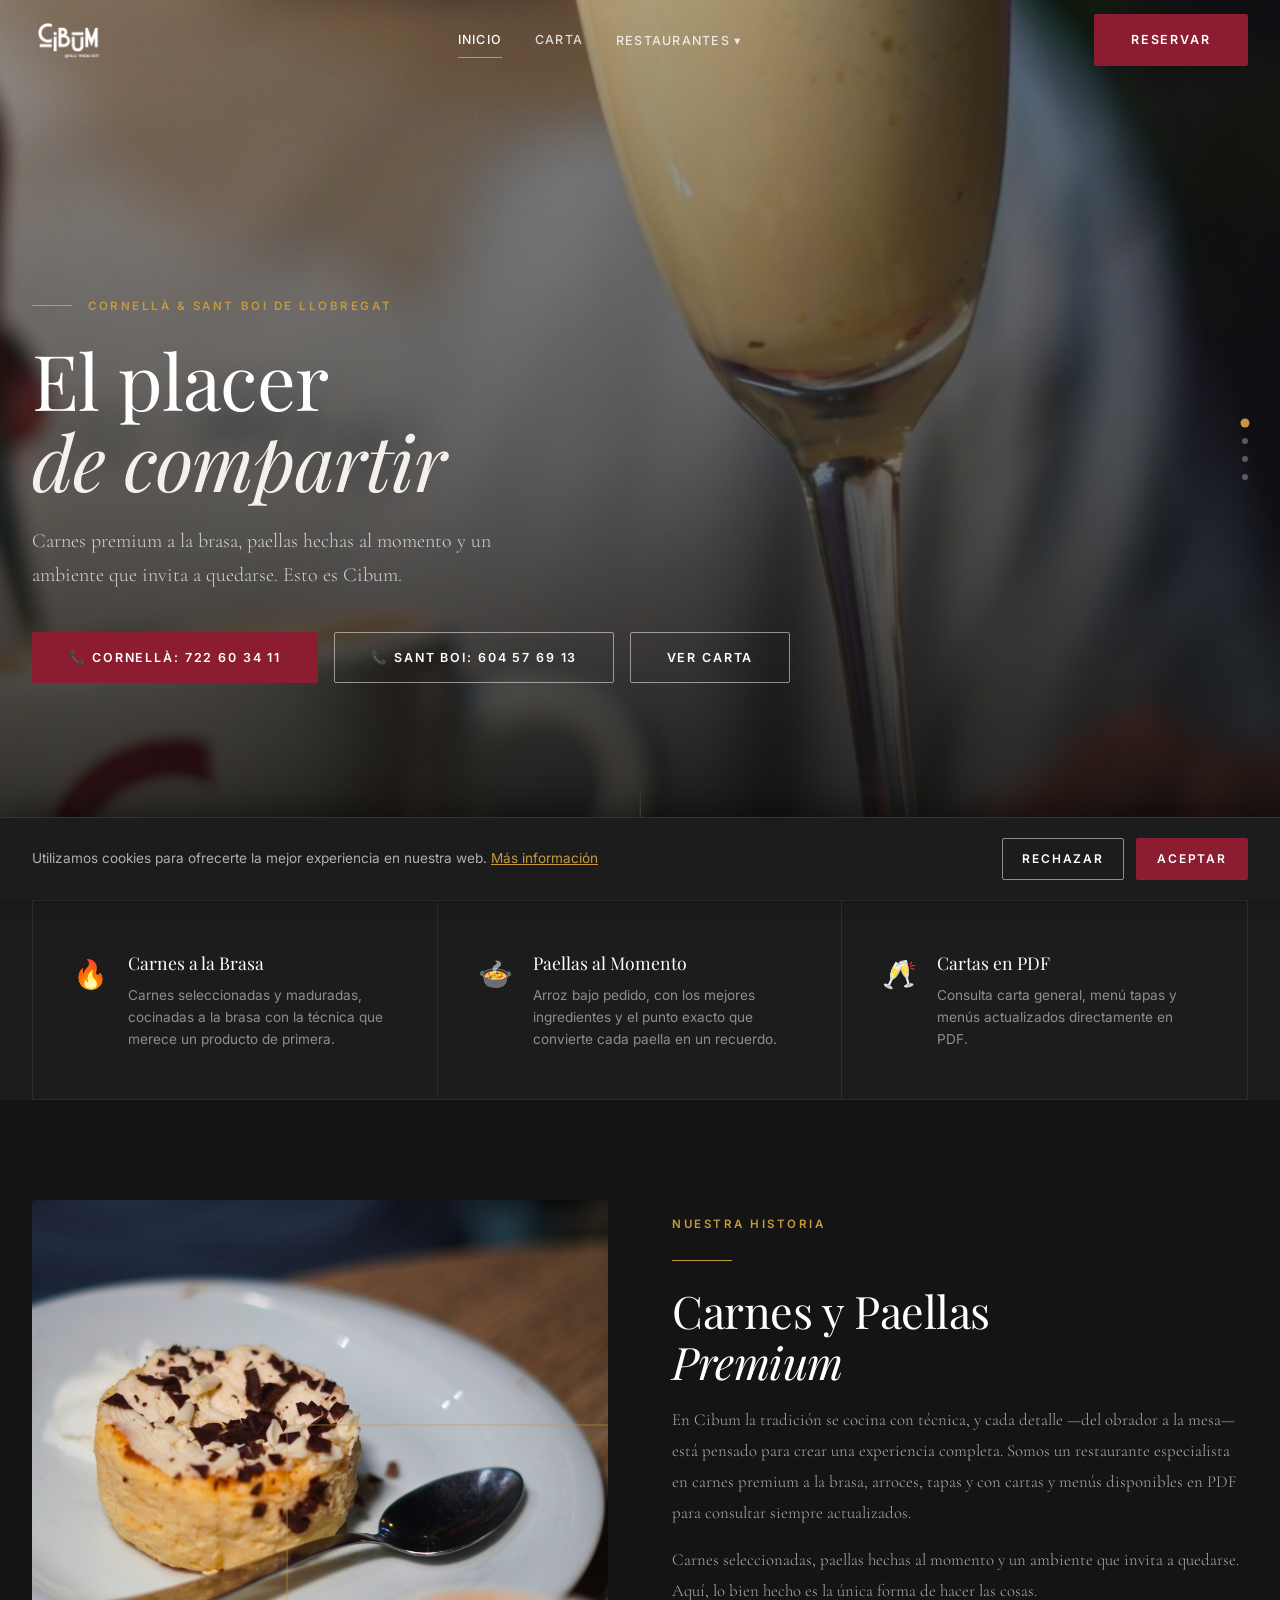
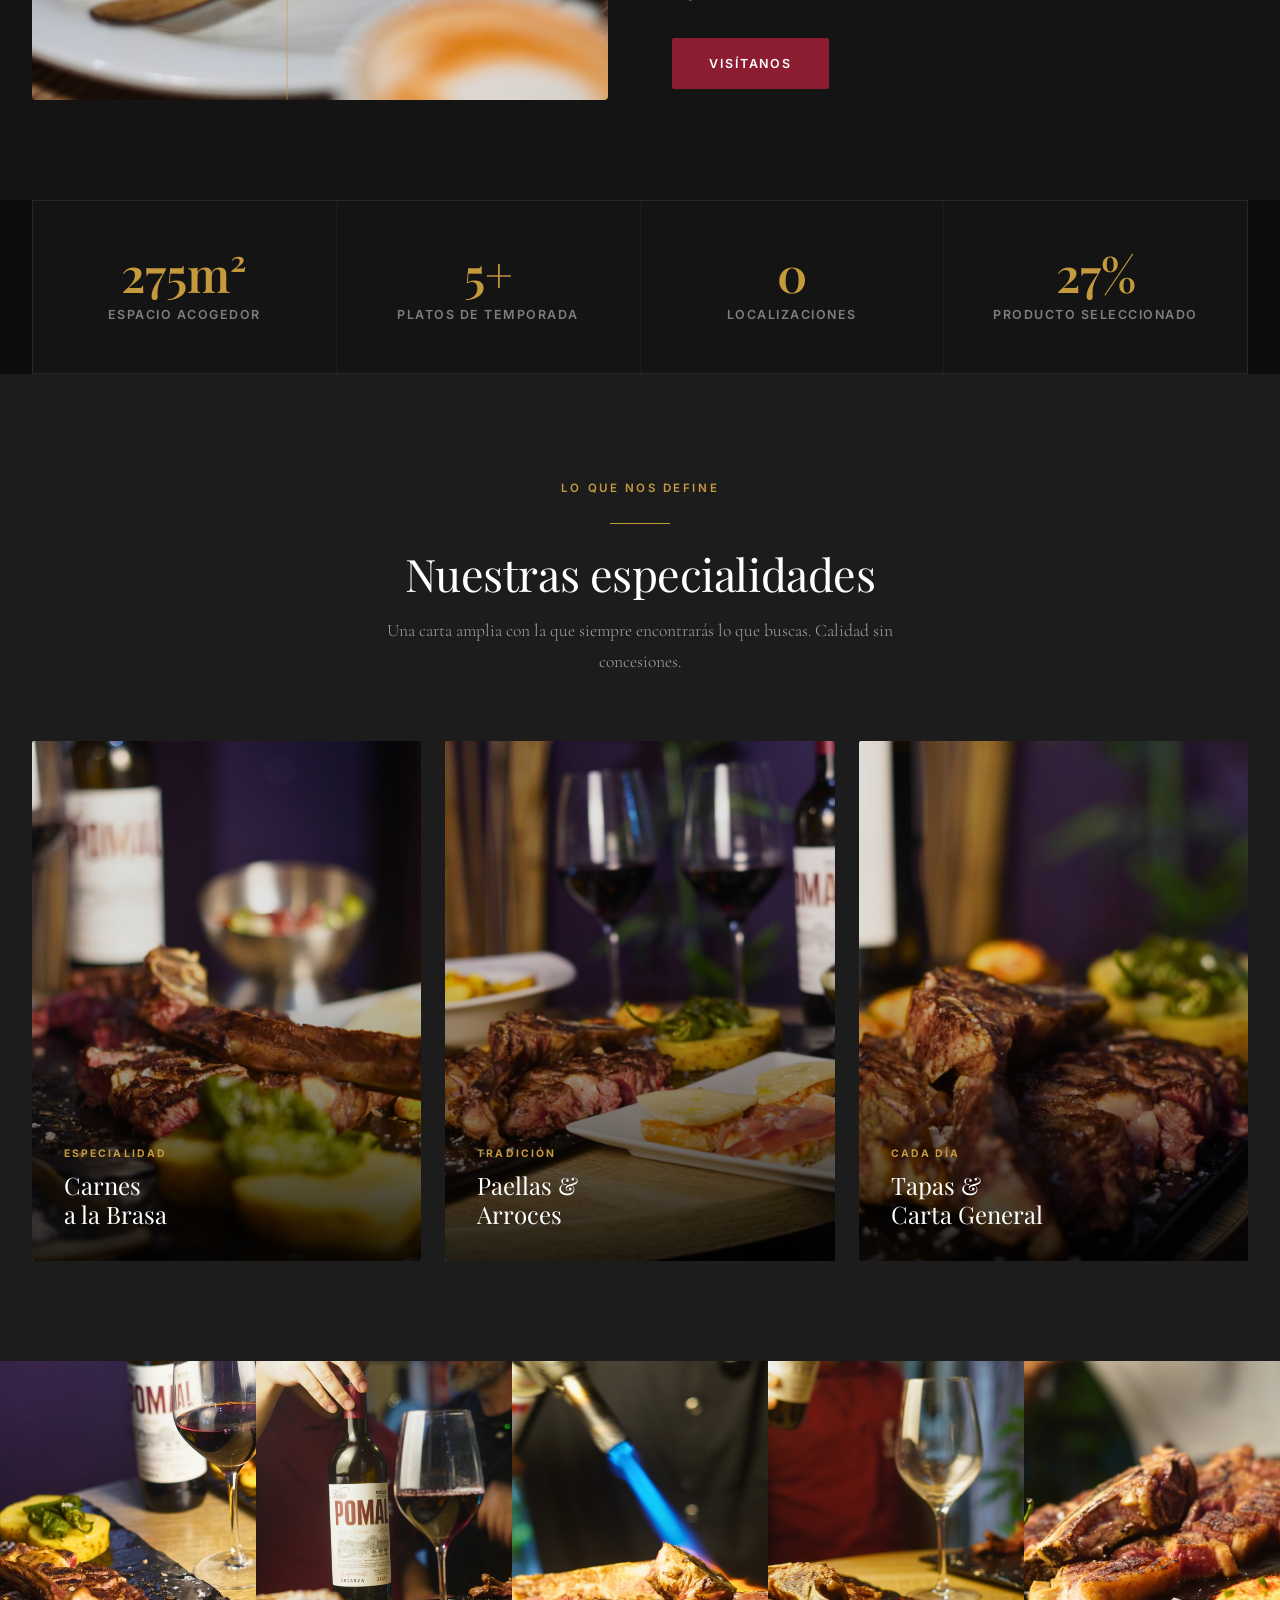
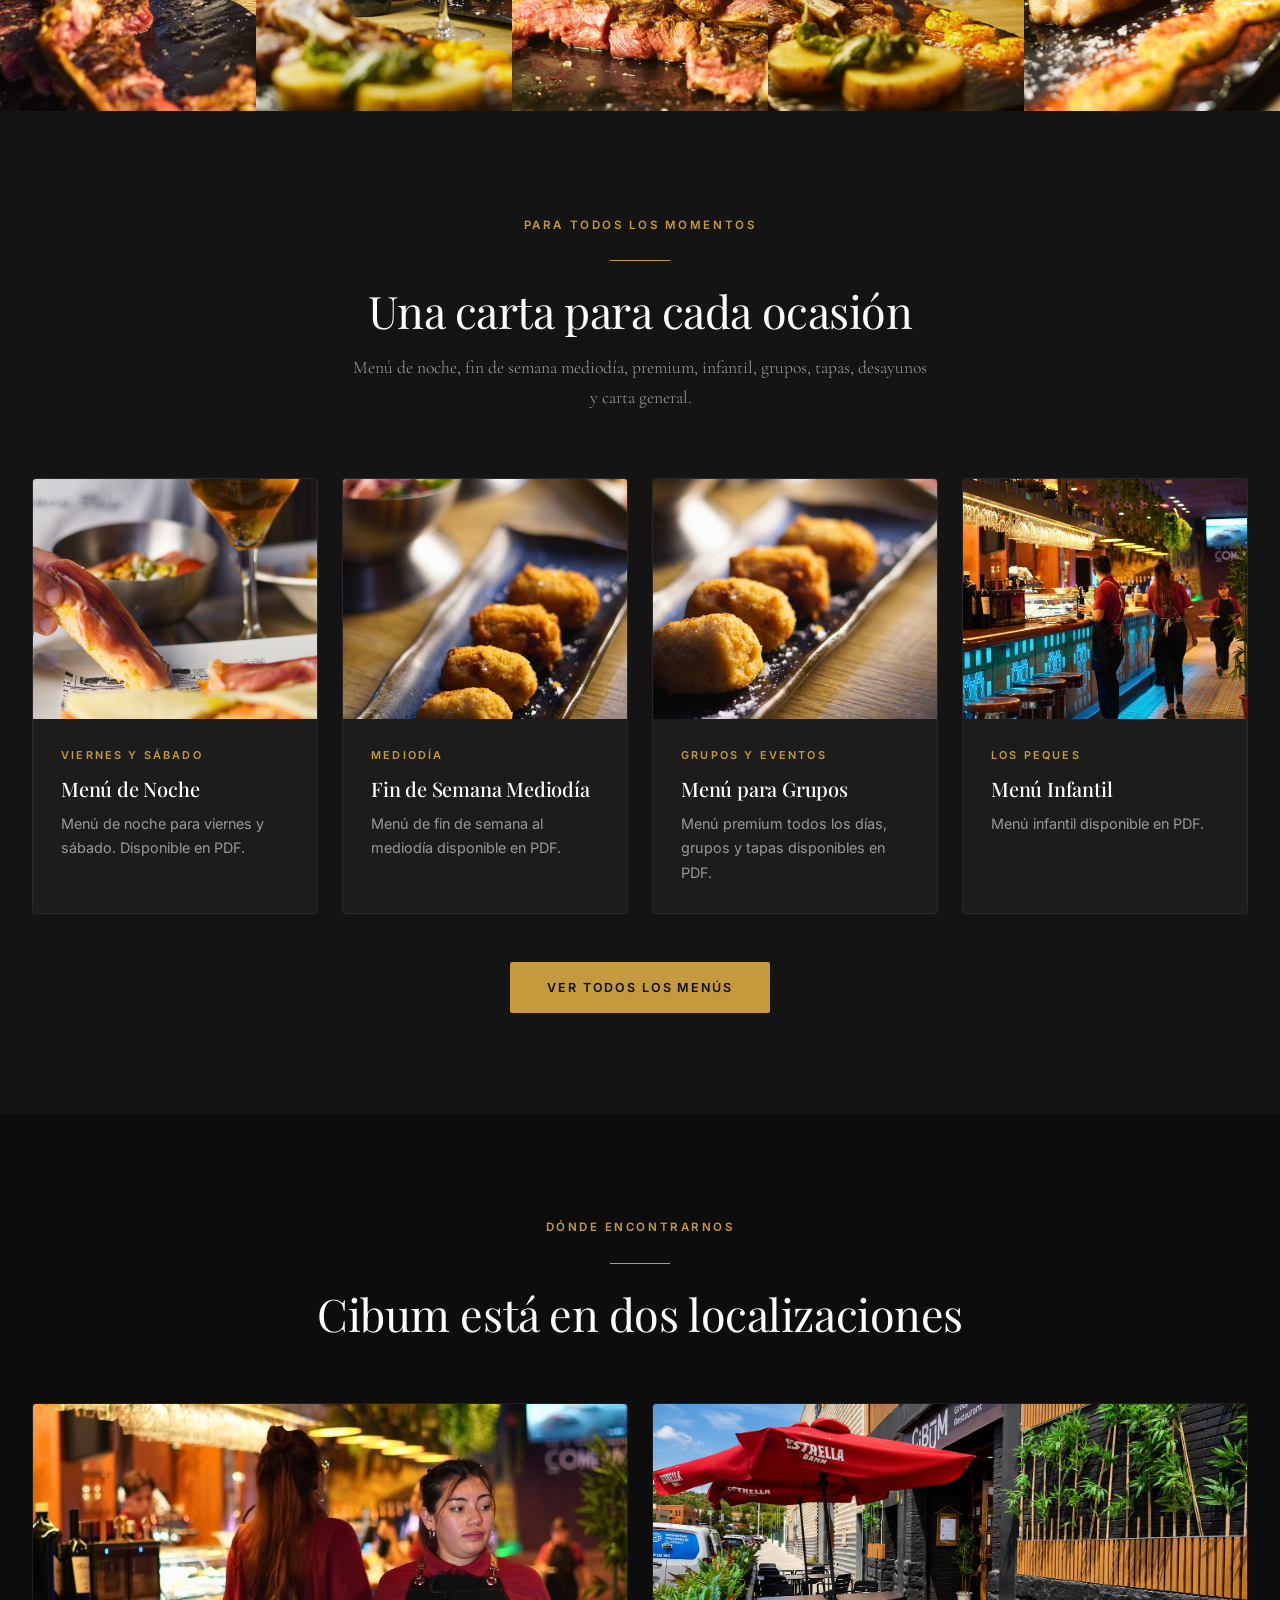
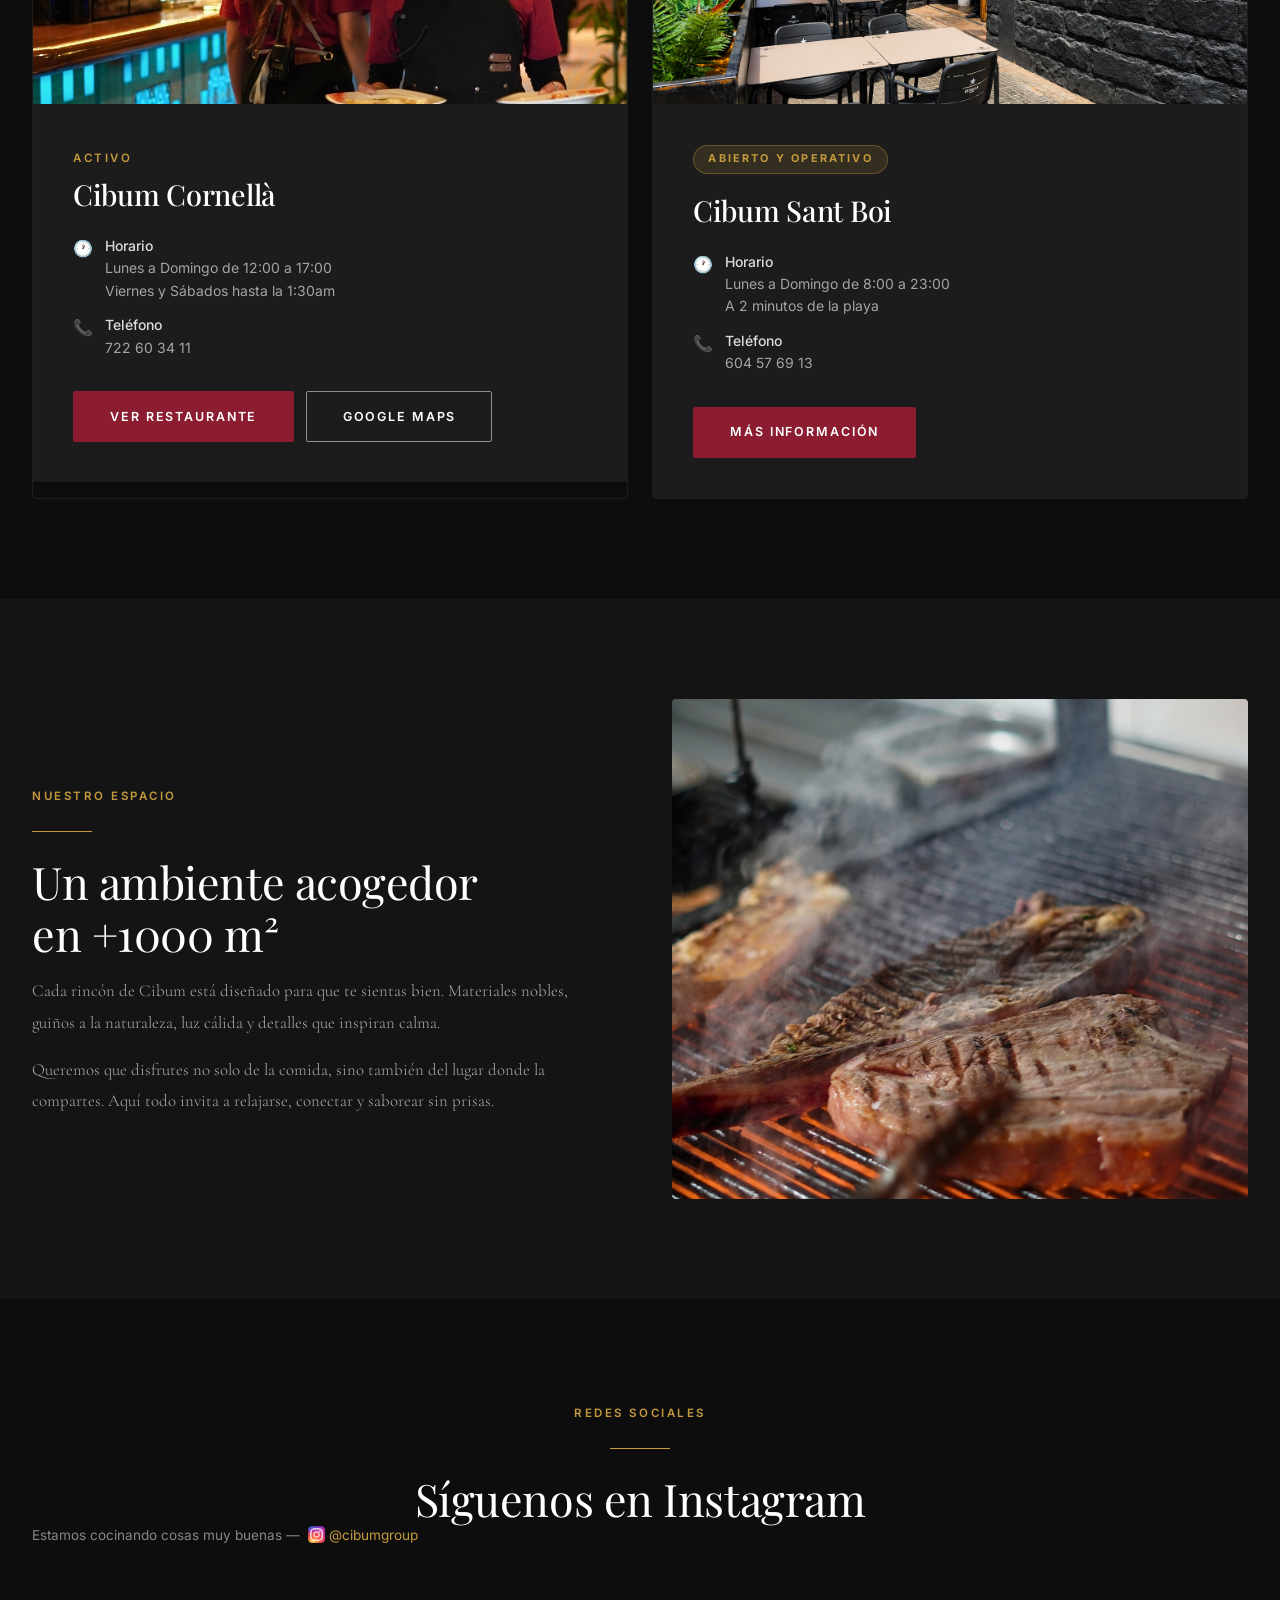
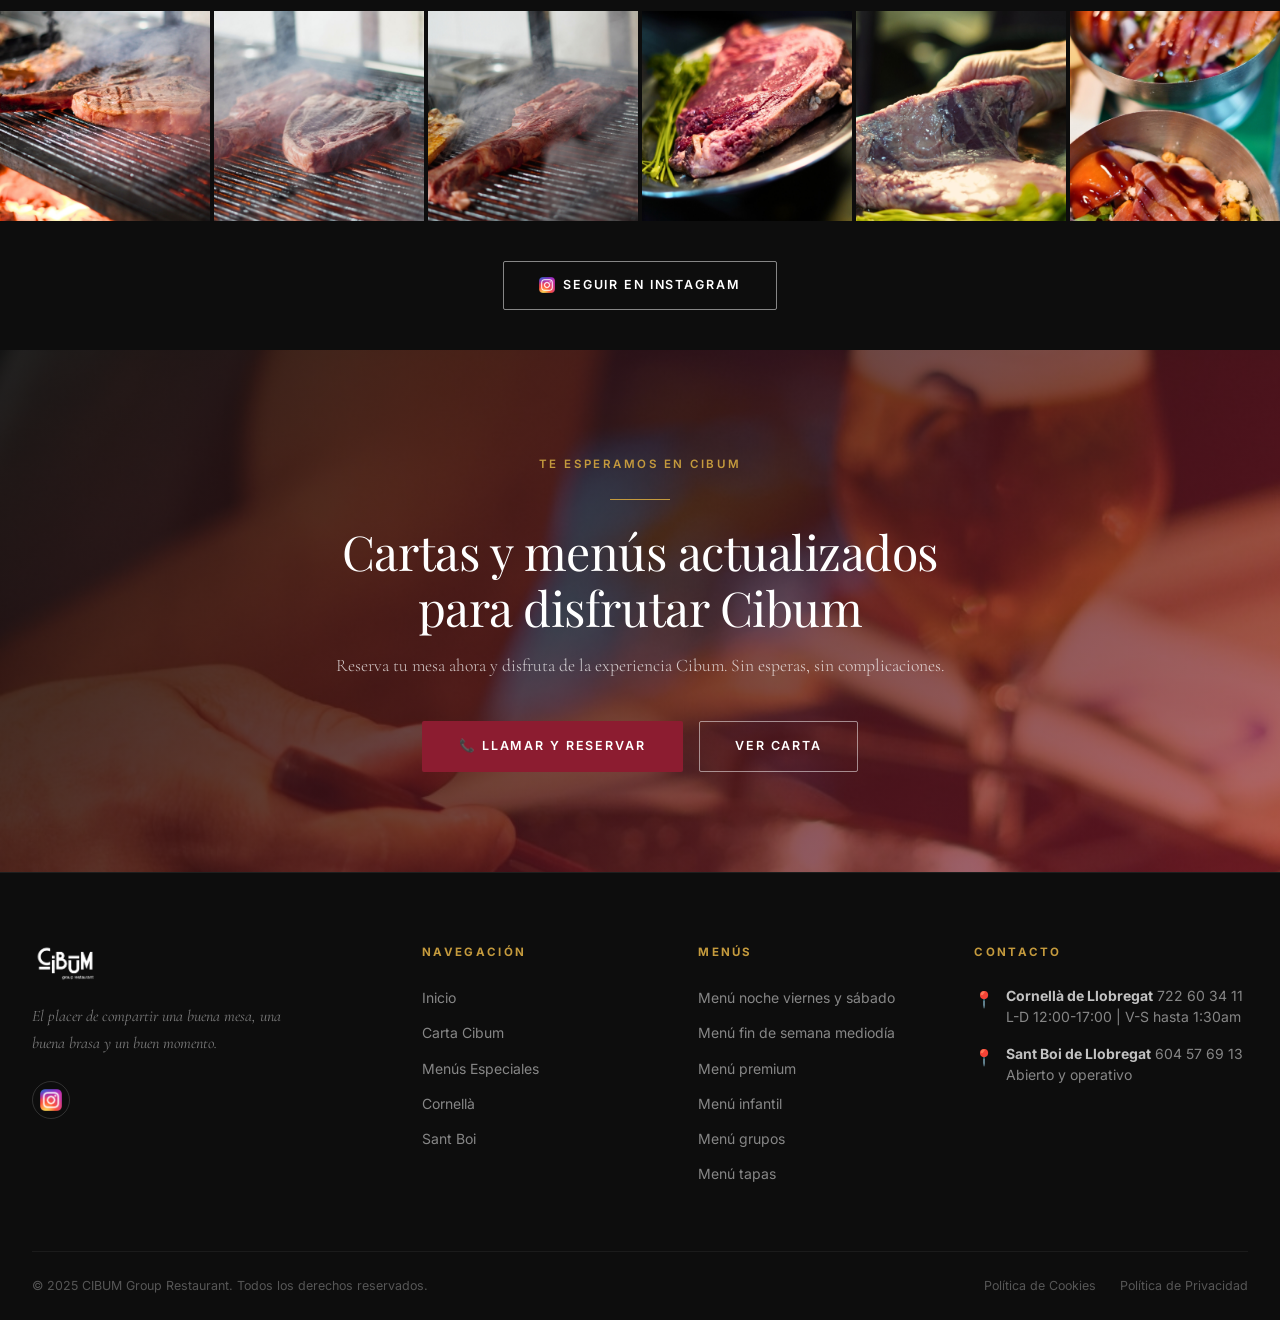
<file: index.html>
<!DOCTYPE html>
<html lang="es">
<head>
  <meta charset="UTF-8">
  <meta name="viewport" content="width=device-width, initial-scale=1.0">
  <title>CIBUM Group | Restaurante Premium de Carnes y Arroces</title>
  <meta name="description" content="Cibum Group – Restaurantes especialistas en carnes premium a la brasa, paellas y tapas en Cornellà y Sant Boi de Llobregat. El placer de compartir.">
  <meta property="og:title" content="CIBUM Group | El Placer de Compartir">
  <meta property="og:description" content="Carnes premium, paellas al momento y menús para todos en Cornellà y Sant Boi.">
  <meta property="og:image" content="images/cibum-logo-1.png">
  <link rel="icon" href="images/icono-1-150x150.png" type="image/png">
  <link rel="stylesheet" href="css/style.css">
  <style>
    /* Hero Slider specific */
    .hero { height: 100vh; overflow: hidden; }
    .hero__slides { position: absolute; inset: 0; }
    .hero__slide {
      position: absolute; inset: 0;
      background-size: cover;
      background-position: center;
      opacity: 0;
      transition: opacity 1.2s ease;
    }
    .hero__slide.active { opacity: 1; }
    .hero__slide-overlay {
      position: absolute; inset: 0;
      background: linear-gradient(to bottom,
        rgba(13,13,13,0.30) 0%,
        rgba(13,13,13,0.55) 50%,
        rgba(13,13,13,0.90) 100%
      );
    }

    /* About strip */
    .about-strip {
      display: grid;
      grid-template-columns: 1fr 1fr 1fr;
      border: 1px solid rgba(255,255,255,0.07);
    }
    .about-strip__item {
      padding: 3rem 2.5rem;
      border-right: 1px solid rgba(255,255,255,0.07);
      display: flex;
      align-items: flex-start;
      gap: 1.25rem;
    }
    .about-strip__item:last-child { border-right: none; }
    .about-strip__icon {
      font-size: 1.75rem;
      color: var(--color-gold);
      flex-shrink: 0;
      margin-top: 0.2rem;
    }
    .about-strip__title {
      font-family: var(--font-display);
      font-size: 1.1rem;
      color: var(--color-white);
      margin-bottom: 0.4rem;
    }
    .about-strip__text {
      font-size: 0.85rem;
      color: rgba(255,255,255,0.5);
      line-height: 1.65;
    }

    /* Specialties */
    .specialty-grid {
      display: grid;
      grid-template-columns: repeat(3, 1fr);
      gap: 1.5rem;
    }
    .specialty-card {
      position: relative;
      overflow: hidden;
      border-radius: 2px;
      aspect-ratio: 3/4;
      cursor: pointer;
    }
    .specialty-card img {
      width: 100%; height: 100%;
      object-fit: cover;
      transition: transform 0.7s ease;
    }
    .specialty-card:hover img { transform: scale(1.08); }
    .specialty-card__overlay {
      position: absolute; inset: 0;
      background: linear-gradient(to top, rgba(0,0,0,0.85) 0%, rgba(0,0,0,0.1) 60%);
      display: flex;
      align-items: flex-end;
      padding: 2rem;
    }
    .specialty-card__body {}
    .specialty-card__tag {
      display: inline-block;
      font-size: 0.65rem;
      font-weight: 700;
      letter-spacing: 0.2em;
      text-transform: uppercase;
      color: var(--color-gold);
      margin-bottom: 0.5rem;
    }
    .specialty-card__name {
      font-family: var(--font-display);
      font-size: 1.5rem;
      color: white;
      line-height: 1.2;
    }

    /* Locations preview */
    .locations-grid {
      display: grid;
      grid-template-columns: 1fr 1fr;
      gap: 1.5rem;
    }
    /* Instagram */
    .ig-handle {
      font-size: 0.85rem;
      color: rgba(255,255,255,0.5);
      margin-bottom: 2rem;
      display: flex;
      align-items: center;
      gap: 0.5rem;
    }
    .ig-handle a { color: var(--color-gold); transition: color 0.2s; }
    .ig-handle a:hover { color: var(--color-gold-light); }

    @media (max-width: 768px) {
      .about-strip { grid-template-columns: 1fr; }
      .about-strip__item { border-right: none; border-bottom: 1px solid rgba(255,255,255,0.07); }
      .specialty-grid { grid-template-columns: 1fr; }
      .locations-grid { grid-template-columns: 1fr; }
    }
    @media (min-width: 769px) and (max-width: 992px) {
      .specialty-grid { grid-template-columns: repeat(2, 1fr); }
    }
  </style>
</head>
<body>

  <!-- Page Loader -->
  <div class="page-loader">
    <img src="images/cibum-logo-1.png" alt="Cibum" class="page-loader__logo">
    <div class="page-loader__bar"></div>
  </div>

  <!-- Navigation -->
  <nav class="navbar">
    <div class="navbar__inner">
      <a href="index.html" class="navbar__logo">
        <img src="images/cibum-logo-1.png" alt="CIBUM Group">
      </a>
      <div class="navbar__links">
        <a href="index.html" class="navbar__link">Inicio</a>
        <a href="carta.html" class="navbar__link">Carta</a>
        <div class="navbar__dropdown">
          <a href="cornella.html" class="navbar__link">Restaurantes &#9662;</a>
          <div class="navbar__dropdown-menu">
            <a href="cornella.html" class="navbar__dropdown-item">Cornellà</a>
            <a href="sant-boi.html" class="navbar__dropdown-item">Sant Boi</a>
          </div>
        </div>
      </div>
      <a href="tel:722603411" class="btn btn--primary navbar__cta">Reservar</a>
      <button class="navbar__hamburger" aria-label="Menú">
        <span></span><span></span><span></span>
      </button>
    </div>
  </nav>

  <!-- Mobile Menu -->
  <div class="navbar__mobile">
    <a href="index.html" class="navbar__mobile-link">Inicio</a>
    <a href="carta.html" class="navbar__mobile-link">Carta</a>
    <a href="cornella.html" class="navbar__mobile-link">Cornellà</a>
    <a href="sant-boi.html" class="navbar__mobile-link">Sant Boi</a>
    <a href="tel:722603411" class="btn btn--primary navbar__mobile-cta">Reservar Mesa</a>
  </div>

  <!-- Hero Slider -->
  <section class="hero">
    <div class="hero__slides">
      <div class="hero__slide active" style="background-image: url('images/1.jpg')">
        <div class="hero__slide-overlay"></div>
      </div>
      <div class="hero__slide" style="background-image: url('images/5.jpg')">
        <div class="hero__slide-overlay"></div>
      </div>
      <div class="hero__slide" style="background-image: url('images/9.jpg')">
        <div class="hero__slide-overlay"></div>
      </div>
      <div class="hero__slide" style="background-image: url('images/13.jpg')">
        <div class="hero__slide-overlay"></div>
      </div>
    </div>

    <div class="hero__content">
      <div class="hero__eyebrow">
        <span class="eyebrow">Cornellà &amp; Sant Boi de Llobregat</span>
      </div>
      <h1 class="hero__title">
        El placer<br><em>de compartir</em>
      </h1>
      <p class="hero__subtitle">
        Carnes premium a la brasa, paellas hechas al momento y un ambiente que invita a quedarse. Esto es Cibum.
      </p>
      <div class="hero__actions">
        <a href="tel:722603411" class="btn btn--primary btn--reserve-location">&#128222; Cornellà: 722 60 34 11</a>
        <a href="tel:604576913" class="btn btn--outline btn--reserve-location">&#128222; Sant Boi: 604 57 69 13</a>
        <a href="carta.html" class="btn btn--outline">Ver Carta</a>
      </div>
    </div>

    <div class="hero__slider-dots">
      <div class="hero__dot active"></div>
      <div class="hero__dot"></div>
      <div class="hero__dot"></div>
      <div class="hero__dot"></div>
    </div>

    <div class="hero__scroll">
      <div class="hero__scroll-line"></div>
      <span>Scroll</span>
    </div>
  </section>

  <!-- About Strip -->
  <section style="background: var(--color-dark-2);">
    <div class="container">
      <div class="about-strip">
        <div class="about-strip__item reveal">
          <div class="about-strip__icon">&#x1F525;</div>
          <div>
            <div class="about-strip__title">Carnes a la Brasa</div>
            <p class="about-strip__text">Carnes seleccionadas y maduradas, cocinadas a la brasa con la técnica que merece un producto de primera.</p>
          </div>
        </div>
        <div class="about-strip__item reveal reveal-delay-2">
          <div class="about-strip__icon">&#x1F372;</div>
          <div>
            <div class="about-strip__title">Paellas al Momento</div>
            <p class="about-strip__text">Arroz bajo pedido, con los mejores ingredientes y el punto exacto que convierte cada paella en un recuerdo.</p>
          </div>
        </div>
        <div class="about-strip__item reveal reveal-delay-3">
          <div class="about-strip__icon">&#x1F942;</div>
          <div>
            <div class="about-strip__title">Cartas en PDF</div>
            <p class="about-strip__text">Consulta carta general, menú tapas y menús actualizados directamente en PDF.</p>
          </div>
        </div>
      </div>
    </div>
  </section>

  <!-- About / Story -->
  <section class="section section--dark">
    <div class="container">
      <div class="two-col">
        <div class="two-col__image two-col__image--frame reveal">
          <img src="images/7.jpg" alt="Interior de Cibum">
        </div>
        <div class="two-col__content reveal reveal-delay-2">
          <span class="eyebrow">Nuestra historia</span>
          <div class="divider divider--left"></div>
          <h2 class="section-title" style="text-align:left;">Carnes y Paellas<br><em style="font-style:italic;">Premium</em></h2>
          <p class="two-col__text">
            En Cibum la tradición se cocina con técnica, y cada detalle —del obrador a la mesa— está pensado para crear una experiencia completa. Somos un restaurante especialista en carnes premium a la brasa, arroces, tapas y con cartas y menús disponibles en PDF para consultar siempre actualizados.
          </p>
          <p class="two-col__text" style="margin-top: 1rem;">
            Carnes seleccionadas, paellas hechas al momento y un ambiente que invita a quedarse. Aquí, lo bien hecho es la única forma de hacer las cosas.
          </p>
          <div class="two-col__actions">
            <a href="cornella.html" class="btn btn--primary">Visítanos</a>
          </div>
        </div>
      </div>
    </div>
  </section>

  <!-- Stats -->
  <section style="background: var(--color-black); padding: 0;">
    <div class="container">
      <div class="stats-grid">
        <div class="stat-item reveal">
          <div class="stat-item__number" data-count="1000" data-suffix="m²">+0m²</div>
          <div class="stat-item__label">Espacio acogedor</div>
        </div>
        <div class="stat-item reveal reveal-delay-1">
          <div class="stat-item__number" data-count="20" data-suffix="+">0+</div>
          <div class="stat-item__label">Platos de temporada</div>
        </div>
        <div class="stat-item reveal reveal-delay-2">
          <div class="stat-item__number" data-count="2">0</div>
          <div class="stat-item__label">Localizaciones</div>
        </div>
        <div class="stat-item reveal reveal-delay-3">
          <div class="stat-item__number" data-count="100" data-suffix="%">0%</div>
          <div class="stat-item__label">Producto seleccionado</div>
        </div>
      </div>
    </div>
  </section>

  <!-- Specialties -->
  <section class="section section--dark2">
    <div class="container">
      <div class="section-header section-header--center reveal">
        <span class="eyebrow">Lo que nos define</span>
        <div class="divider"></div>
        <h2 class="section-title">Nuestras especialidades</h2>
        <p class="section-subtitle">Una carta amplia con la que siempre encontrarás lo que buscas. Calidad sin concesiones.</p>
      </div>
      <div class="specialty-grid">
        <div class="specialty-card reveal">
          <img src="images/10.jpg" alt="Carnes a la brasa">
          <div class="specialty-card__overlay">
            <div class="specialty-card__body">
              <span class="specialty-card__tag">Especialidad</span>
              <div class="specialty-card__name">Carnes<br>a la Brasa</div>
            </div>
          </div>
        </div>
        <div class="specialty-card reveal reveal-delay-2">
          <img src="images/15.jpg" alt="Paellas y arroces">
          <div class="specialty-card__overlay">
            <div class="specialty-card__body">
              <span class="specialty-card__tag">Tradición</span>
              <div class="specialty-card__name">Paellas &amp;<br>Arroces</div>
            </div>
          </div>
        </div>
        <div class="specialty-card reveal reveal-delay-3">
          <img src="images/16.jpg" alt="Tapas y carta general">
          <div class="specialty-card__overlay">
            <div class="specialty-card__body">
              <span class="specialty-card__tag">Cada día</span>
              <div class="specialty-card__name">Tapas &amp;<br>Carta General</div>
            </div>
          </div>
        </div>
      </div>
    </div>
  </section>

  <!-- Image Strip -->
  <div class="image-strip" style="height: 350px;">
    <div class="image-strip__item"><img src="images/18.jpg" alt="Cibum"></div>
    <div class="image-strip__item"><img src="images/19.jpg" alt="Cibum"></div>
    <div class="image-strip__item"><img src="images/20.jpg" alt="Cibum"></div>
    <div class="image-strip__item"><img src="images/21.jpg" alt="Cibum"></div>
    <div class="image-strip__item"><img src="images/23.jpg" alt="Cibum"></div>
  </div>

  <!-- Menus Overview -->
  <section class="section section--dark">
    <div class="container">
      <div class="section-header section-header--center reveal">
        <span class="eyebrow">Para todos los momentos</span>
        <div class="divider"></div>
        <h2 class="section-title">Una carta para cada ocasión</h2>
        <p class="section-subtitle">Menú de noche, fin de semana mediodía, premium, infantil, grupos, tapas, desayunos y carta general.</p>
      </div>
      <div class="card-grid card-grid--4 reveal">

        <div class="card">
          <div class="card__image-wrap">
            <img class="card__image" src="images/24.jpg" alt="Menú de noche">
          </div>
          <div class="card__body">
            <div class="card__label">Viernes y sábado</div>
            <h3 class="card__title">Menú de Noche</h3>
            <p class="card__text">Menú de noche para viernes y sábado. Disponible en PDF.</p>
          </div>
        </div>

        <div class="card">
          <div class="card__image-wrap">
            <img class="card__image" src="images/31.jpg" alt="Menú fin de semana">
          </div>
          <div class="card__body">
            <div class="card__label">Mediodía</div>
            <h3 class="card__title">Fin de Semana Mediodía</h3>
            <p class="card__text">Menú de fin de semana al mediodía disponible en PDF.</p>
          </div>
        </div>

        <div class="card">
          <div class="card__image-wrap">
            <img class="card__image" src="images/32.jpg" alt="Menú grupos">
          </div>
          <div class="card__body">
            <div class="card__label">Grupos y Eventos</div>
            <h3 class="card__title">Menú para Grupos</h3>
            <p class="card__text">Menú premium todos los días, grupos y tapas disponibles en PDF.</p>
          </div>
        </div>

        <div class="card">
          <div class="card__image-wrap">
            <img class="card__image" src="images/34.jpg" alt="Menú infantil">
          </div>
          <div class="card__body">
            <div class="card__label">Los peques</div>
            <h3 class="card__title">Menú Infantil</h3>
            <p class="card__text">Menú infantil disponible en PDF.</p>
          </div>
        </div>

      </div>
      <div style="text-align: center; margin-top: 3rem;" class="reveal">
        <a href="menus.html" class="btn btn--gold">Ver todos los menús</a>
      </div>
    </div>
  </section>

  <!-- Locations -->
  <section class="section section--darker">
    <div class="container">
      <div class="section-header section-header--center reveal">
        <span class="eyebrow">Dónde encontrarnos</span>
        <div class="divider"></div>
        <h2 class="section-title">Cibum está en dos localizaciones</h2>
      </div>
      <div class="locations-grid">

        <div class="location-card reveal">
          <div class="location-card__img-wrap">
            <img class="location-card__img" src="images/36.jpg" alt="Cibum Cornellà">
          </div>
          <div class="location-card__body">
            <span class="eyebrow">Activo</span>
            <h3 class="location-card__name">Cibum Cornellà</h3>
            <div class="location-card__info">
              <div class="location-card__info-row">
                <span class="location-card__info-icon">&#128336;</span>
                <div class="location-card__info-text">
                  <strong>Horario</strong>
                  Lunes a Domingo de 12:00 a 17:00<br>
                  Viernes y Sábados hasta la 1:30am
                </div>
              </div>
              <div class="location-card__info-row">
                <span class="location-card__info-icon">&#128222;</span>
                <div class="location-card__info-text">
                  <strong>Teléfono</strong>
                  <a href="tel:722603411">722 60 34 11</a>
                </div>
              </div>
            </div>
            <div class="location-card__actions">
              <a href="cornella.html" class="btn btn--primary">Ver restaurante</a>
              <a href="https://www.google.es/maps/place/Cibum+Group+Restaurante/@41.3524055,2.0791086,17z" target="_blank" class="btn btn--outline">Google Maps</a>
            </div>
          </div>
        </div>

        <div class="location-card reveal reveal-delay-2">
          <div class="location-card__img-wrap">
            <img class="location-card__img" src="images/sant-boi-exterior.png" alt="Cibum Sant Boi">
          </div>
          <div class="location-card__body">
            <span class="badge-soon">Abierto y operativo</span>
            <h3 class="location-card__name">Cibum Sant Boi</h3>
            <div class="location-card__info">
              <div class="location-card__info-row">
                <span class="location-card__info-icon">&#128336;</span>
                <div class="location-card__info-text">
                  <strong>Horario</strong>
                  Lunes a Domingo de 8:00 a 23:00<br>
                  A 2 minutos de la playa
                </div>
              </div>
              <div class="location-card__info-row">
                <span class="location-card__info-icon">&#128222;</span>
                <div class="location-card__info-text">
                  <strong>Teléfono</strong>
                  <a href="tel:604576913">604 57 69 13</a>
                </div>
              </div>
            </div>
            <div class="location-card__actions">
              <a href="sant-boi.html" class="btn btn--primary">Más información</a>
            </div>
          </div>
        </div>

      </div>
    </div>
  </section>

  <!-- Space / Gallery Preview -->
  <section class="section section--dark">
    <div class="container">
      <div class="two-col two-col--reverse">
        <div class="two-col__content reveal">
          <span class="eyebrow">Nuestro espacio</span>
          <div class="divider divider--left"></div>
          <h2 class="section-title" style="text-align:left;">Un ambiente acogedor<br>en +1000 m²</h2>
          <p class="two-col__text">
            Cada rincón de Cibum está diseñado para que te sientas bien. Materiales nobles, guiños a la naturaleza, luz cálida y detalles que inspiran calma.
          </p>
          <p class="two-col__text" style="margin-top: 1rem;">
            Queremos que disfrutes no solo de la comida, sino también del lugar donde la compartes. Aquí todo invita a relajarse, conectar y saborear sin prisas.
          </p>
        </div>
        <div class="two-col__image reveal reveal-delay-2">
          <img src="images/38.jpg" alt="Interior Cibum">
        </div>
      </div>
    </div>
  </section>

  <!-- Instagram -->
  <section class="section section--darker" style="padding-bottom: 0;">
    <div class="container">
      <div class="section-header section-header--center reveal">
        <span class="eyebrow">Redes sociales</span>
        <div class="divider"></div>
        <h2 class="section-title">Síguenos en Instagram</h2>
        <p class="ig-handle">
          Estamos cocinando cosas muy buenas &mdash;
          <a href="https://www.instagram.com/cibumgroup/" target="_blank"><img src="images/Instagram_logo_2016.svg.webp" alt="" class="instagram-logo-icon"> @cibumgroup</a>
        </p>
      </div>
    </div>
    <div class="instagram-grid reveal">
      <div class="instagram-item">
        <img src="images/39.jpg" alt="Instagram Cibum">
        <div class="instagram-item__overlay"></div>
      </div>
      <div class="instagram-item">
        <img src="images/40.jpg" alt="Instagram Cibum">
        <div class="instagram-item__overlay"></div>
      </div>
      <div class="instagram-item">
        <img src="images/41.jpg" alt="Instagram Cibum">
        <div class="instagram-item__overlay"></div>
      </div>
      <div class="instagram-item">
        <img src="images/42.jpg" alt="Instagram Cibum">
        <div class="instagram-item__overlay"></div>
      </div>
      <div class="instagram-item">
        <img src="images/43.jpg" alt="Instagram Cibum">
        <div class="instagram-item__overlay"></div>
      </div>
      <div class="instagram-item">
        <img src="images/44.jpg" alt="Instagram Cibum">
        <div class="instagram-item__overlay"></div>
      </div>
    </div>
    <div style="text-align:center; padding: 2.5rem 0;" class="reveal">
      <a href="https://www.instagram.com/cibumgroup/" target="_blank" class="btn btn--outline">
        <img src="images/Instagram_logo_2016.svg.webp" alt="" class="instagram-logo-icon"> Seguir en Instagram
      </a>
    </div>
  </section>

  <!-- CTA Banner -->
  <div class="cta-banner">
    <div class="cta-banner__bg" style="background-image: url('images/47.jpg');"></div>
    <div class="cta-banner__overlay"></div>
    <div class="cta-banner__content reveal">
      <span class="eyebrow">Te esperamos en Cibum</span>
      <div class="divider"></div>
      <h2 class="cta-banner__title">Cartas y menús actualizados para disfrutar Cibum</h2>
      <p class="cta-banner__text">Reserva tu mesa ahora y disfruta de la experiencia Cibum. Sin esperas, sin complicaciones.</p>
      <div class="cta-banner__actions">
        <a href="tel:722603411" class="btn btn--primary">&#128222; Llamar y Reservar</a>
        <a href="carta.html" class="btn btn--outline">Ver Carta</a>
      </div>
    </div>
  </div>

  <!-- Footer -->
  <footer class="footer">
    <div class="container">
      <div class="footer__grid">
        <div>
          <img src="images/cibum-logo-1.png" alt="CIBUM Group" class="footer__logo">
          <p class="footer__tagline">El placer de compartir una buena mesa, una buena brasa y un buen momento.</p>
          <div class="footer__social">
            <a href="https://www.instagram.com/cibumgroup/" target="_blank" class="footer__social-link" aria-label="Instagram"><img src="images/Instagram_logo_2016.svg.webp" alt="" class="instagram-logo-icon"></a>
          </div>
        </div>
        <div>
          <div class="footer__col-title">Navegación</div>
          <ul class="footer__links">
            <li><a href="index.html" class="footer__link">Inicio</a></li>
            <li><a href="carta.html" class="footer__link">Carta Cibum</a></li>
            <li><a href="menus.html" class="footer__link">Menús Especiales</a></li>
            <li><a href="cornella.html" class="footer__link">Cornellà</a></li>
            <li><a href="sant-boi.html" class="footer__link">Sant Boi</a></li>
          </ul>
        </div>
        <div>
          <div class="footer__col-title">Menús</div>
          <ul class="footer__links">
            <li><a href="carta.html" class="footer__link">Menú noche viernes y sábado</a></li>
            <li><a href="carta.html" class="footer__link">Menú fin de semana mediodía</a></li>
            <li><a href="carta.html" class="footer__link">Menú premium</a></li>
            <li><a href="carta.html" class="footer__link">Menú infantil</a></li>
            <li><a href="carta.html" class="footer__link">Menú grupos</a></li>
            <li><a href="carta.html" class="footer__link">Menú tapas</a></li>
          </ul>
        </div>
        <div>
          <div class="footer__col-title">Contacto</div>
          <div class="footer__contact-item">
            <span class="footer__contact-icon">&#128205;</span>
            <div class="footer__contact-text">
              <strong style="color: rgba(255,255,255,0.75);">Cornellà de Llobregat</strong>
              <a href="tel:722603411">722 60 34 11</a><br>
              L-D 12:00-17:00 | V-S hasta 1:30am
            </div>
          </div>
          <div class="footer__contact-item">
            <span class="footer__contact-icon">&#128205;</span>
            <div class="footer__contact-text">
              <strong style="color: rgba(255,255,255,0.75);">Sant Boi de Llobregat</strong>
              <a href="tel:604576913">604 57 69 13</a><br>
              Abierto y operativo
            </div>
          </div>
        </div>
      </div>
      <div class="footer__bottom">
        <p class="footer__copyright">&copy; 2025 CIBUM Group Restaurant. Todos los derechos reservados.</p>
        <div class="footer__legal">
          <a href="politica-cookies.html" class="footer__legal-link">Política de Cookies</a>
          <a href="politica-privacidad.html" class="footer__legal-link">Política de Privacidad</a>
        </div>
      </div>
    </div>
  </footer>

  <!-- Floating CTA -->
  <div class="floating-cta">
    <a href="tel:722603411" class="floating-cta__btn">
      &#128222; <span>Reservar</span>
    </a>
  </div>

  <!-- Cookie Banner -->
  <div class="cookie-banner" style="display:none;">
    <p class="cookie-banner__text">
      Utilizamos cookies para ofrecerte la mejor experiencia en nuestra web.
      <a href="politica-cookies.html">Más información</a>
    </p>
    <div class="cookie-banner__actions">
      <button class="btn btn--outline cookie-reject" style="padding: 0.6rem 1.2rem; font-size: 0.75rem;">Rechazar</button>
      <button class="btn btn--primary cookie-accept" style="padding: 0.6rem 1.2rem; font-size: 0.75rem;">Aceptar</button>
    </div>
  </div>

  <script src="js/main.js"></script>
</body>
</html>
</file>
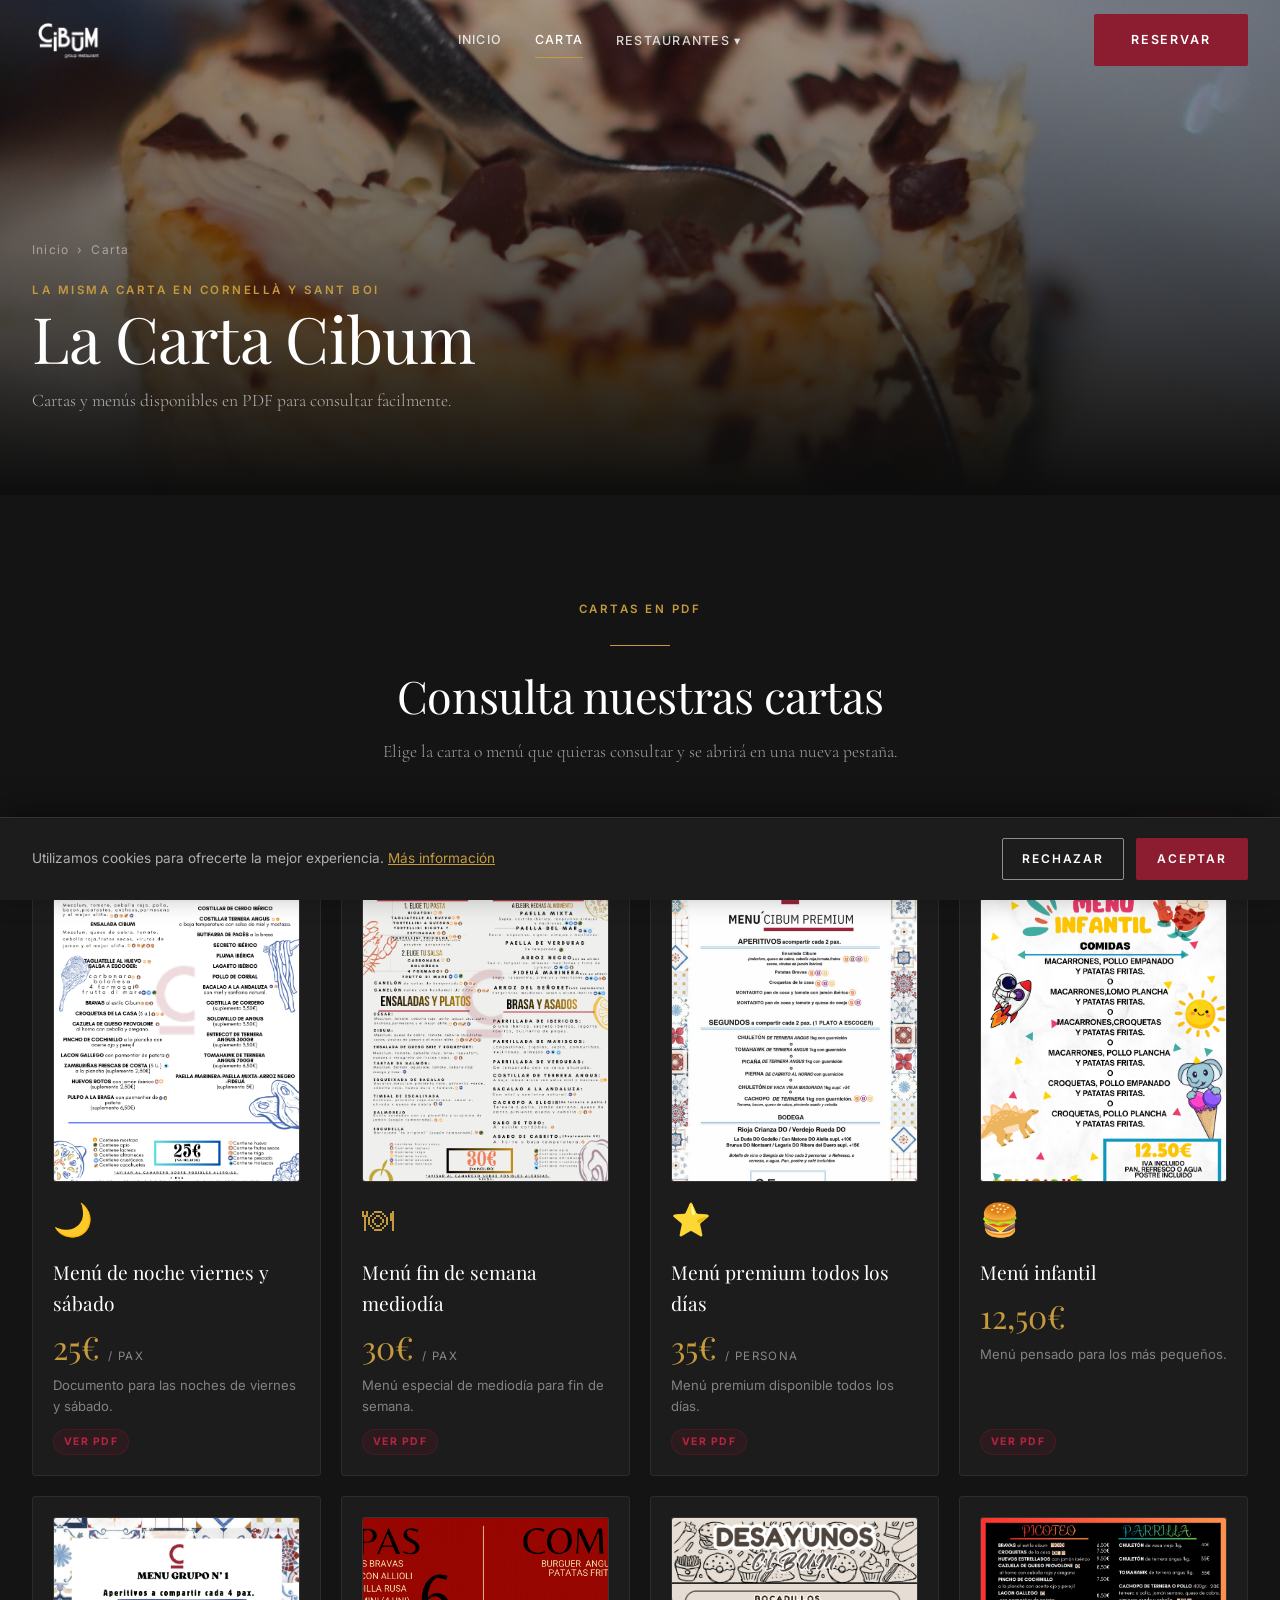
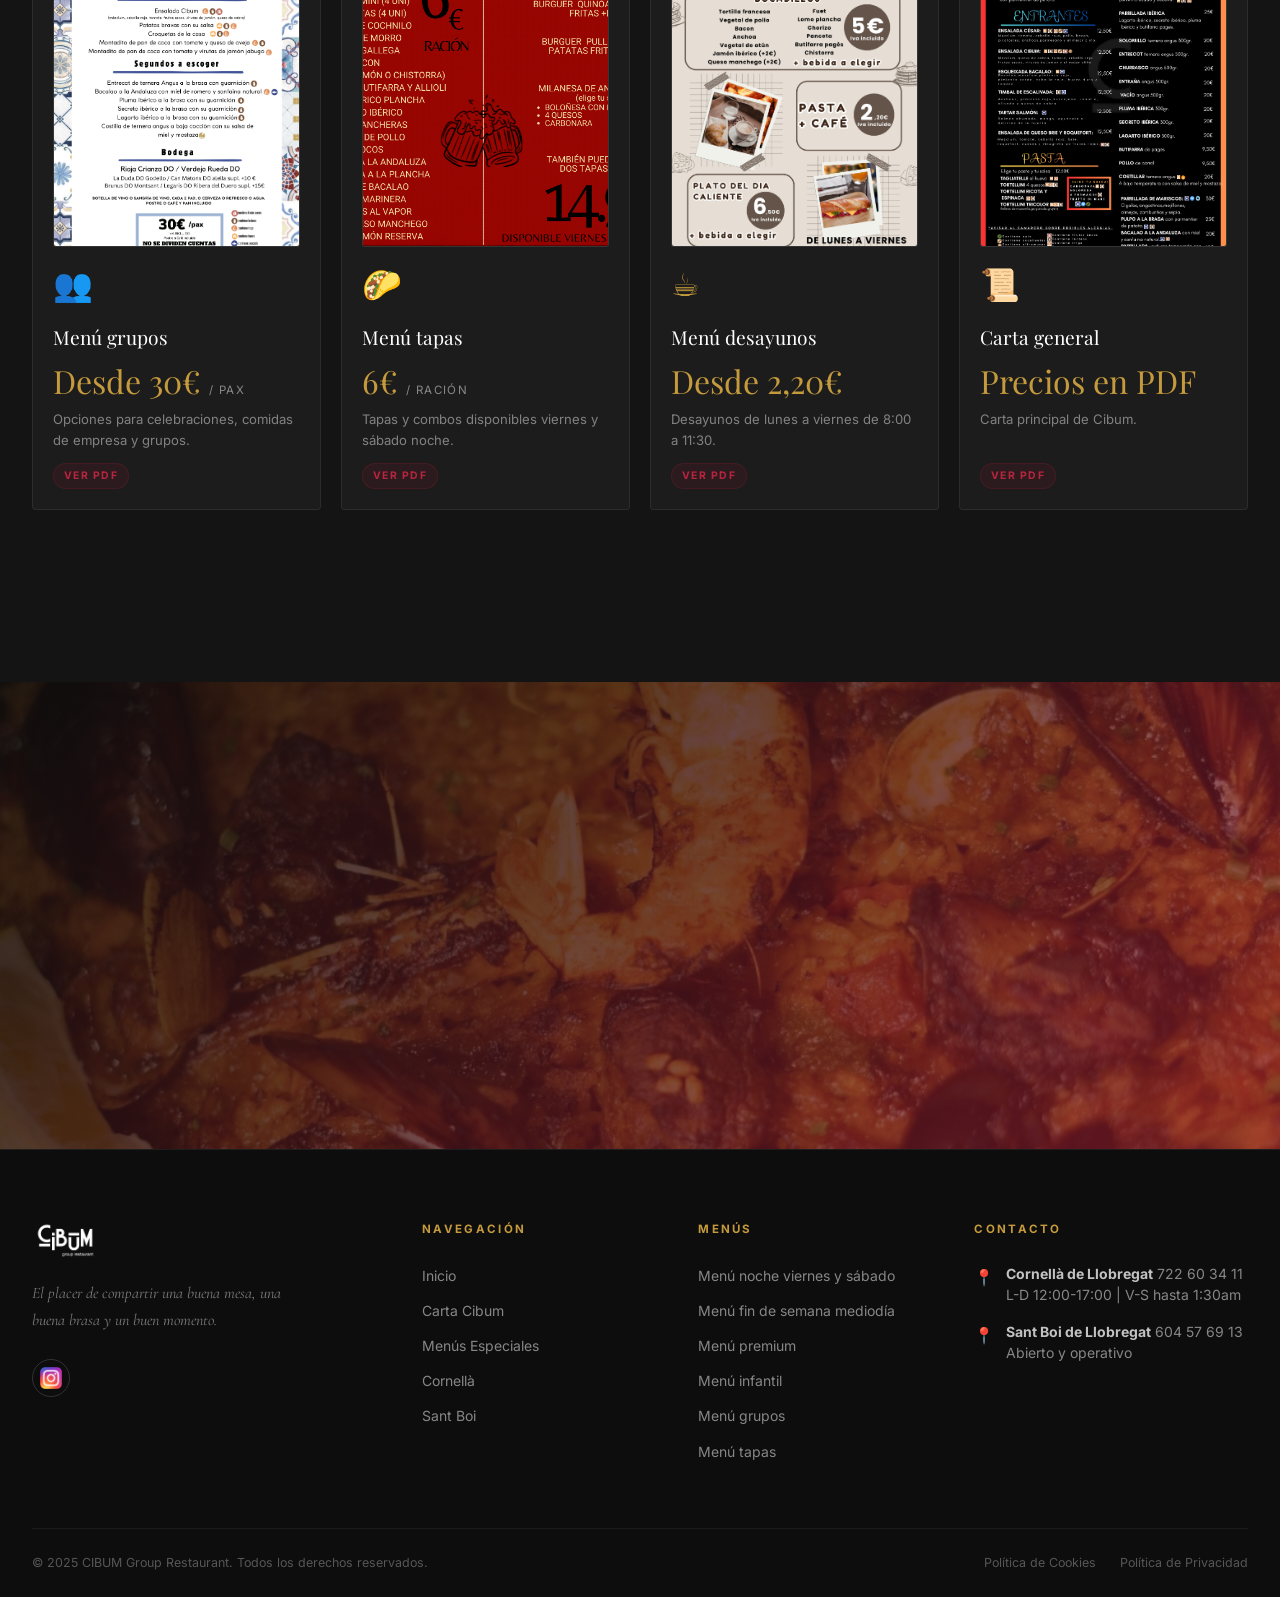
<file: carta.html>
<!DOCTYPE html>
<html lang="es">
<head>
  <meta charset="UTF-8">
  <meta name="viewport" content="width=device-width, initial-scale=1.0">
  <title>Carta CIBUM | Carnes, Paellas y Menús</title>
  <meta name="description" content="Consulta las cartas y menús de Cibum en PDF: carta general, desayunos, tapas, menús de noche, fin de semana, premium, infantil y grupos.">
  <link rel="icon" href="images/icono-1-150x150.png" type="image/png">
  <link rel="stylesheet" href="css/style.css">
  <style>
    .carta-tabs {
      position: sticky;
      top: var(--nav-height);
      z-index: 100;
      background: var(--color-dark-2);
      border-bottom: 1px solid rgba(255,255,255,0.07);
      padding: 0 2rem;
    }
    .carta-tabs-inner {
      max-width: 1280px;
      margin: 0 auto;
      display: flex;
      overflow-x: auto;
      scrollbar-width: none;
    }
    .carta-tabs-inner::-webkit-scrollbar { display: none; }

    .carta-nav-item {
      flex-shrink: 0;
      padding: 1.25rem 1.5rem;
      font-size: 0.75rem;
      font-weight: 600;
      letter-spacing: 0.12em;
      text-transform: uppercase;
      color: rgba(255,255,255,0.45);
      border-bottom: 2px solid transparent;
      margin-bottom: -1px;
      transition: color 0.2s, border-color 0.2s;
      cursor: pointer;
      white-space: nowrap;
    }
    .carta-nav-item:hover { color: rgba(255,255,255,0.75); }
    .carta-nav-item.active {
      color: var(--color-gold);
      border-bottom-color: var(--color-gold);
    }

    /* PDF download cards */
    .download-grid {
      display: grid;
      grid-template-columns: repeat(3, 1fr);
      gap: 1.25rem;
      margin-bottom: 4rem;
    }
    .download-card {
      background: var(--color-dark-2);
      border: 1px solid rgba(255,255,255,0.07);
      border-radius: 4px;
      padding: 1.25rem;
      display: flex;
      flex-direction: column;
      gap: 0.75rem;
      transition: border-color 0.3s, transform 0.3s;
      text-decoration: none;
      min-height: 100%;
      overflow: hidden;
    }
    .download-card:hover {
      border-color: rgba(196,154,61,0.35);
      transform: translateY(-4px);
    }
    .carta-pdf-card--pending {
      opacity: 0.72;
      cursor: default;
    }
    .carta-pdf-card--pending:hover {
      border-color: rgba(255,255,255,0.07);
      transform: none;
    }
    .download-card__icon {
      font-size: 2rem;
      color: var(--color-gold);
    }
    .download-card__preview {
      width: 100%;
      aspect-ratio: 3 / 4;
      overflow: hidden;
      border-radius: 3px;
      background: rgba(255,255,255,0.04);
      border: 1px solid rgba(255,255,255,0.08);
    }
    .download-card__preview img {
      width: 100%;
      height: 100%;
      object-fit: cover;
      object-position: top center;
      display: block;
    }
    .download-card__title {
      font-family: var(--font-display);
      font-size: 1.2rem;
      color: var(--color-white);
    }
    .download-card__price {
      font-family: var(--font-display);
      font-size: 2rem;
      line-height: 1;
      color: var(--color-gold);
    }
    .download-card__price span {
      font-family: var(--font-body);
      font-size: 0.72rem;
      color: rgba(255,255,255,0.48);
      text-transform: uppercase;
      letter-spacing: 0.12em;
    }
    .download-card__desc {
      font-size: 0.82rem;
      color: rgba(255,255,255,0.45);
      line-height: 1.6;
      flex: 1;
    }
    .download-card__badge {
      display: inline-block;
      align-self: flex-start;
      font-size: 0.65rem;
      font-weight: 700;
      letter-spacing: 0.15em;
      text-transform: uppercase;
      color: var(--color-brand-light);
      background: rgba(140,28,48,0.15);
      border: 1px solid rgba(140,28,48,0.25);
      padding: 0.25rem 0.6rem;
      border-radius: 2rem;
    }

    .carta-pdf-grid {
      margin-bottom: 4.5rem;
    }

    .carta-pdf-grid--wide {
      grid-template-columns: repeat(4, 1fr);
    }

    /* Menu section items */
    .menu-section {
      margin-bottom: 4rem;
    }
    .menu-section__title {
      font-family: var(--font-display);
      font-size: 1.6rem;
      font-weight: 400;
      color: var(--color-white);
      margin-bottom: 0.5rem;
      padding-bottom: 1rem;
      border-bottom: 1px solid rgba(255,255,255,0.08);
    }
    .menu-section__subtitle {
      font-size: 0.85rem;
      color: rgba(255,255,255,0.4);
      margin-bottom: 2rem;
      font-style: italic;
    }
    .menu-items {
      display: flex;
      flex-direction: column;
      gap: 0;
    }
    .menu-item {
      display: flex;
      justify-content: space-between;
      align-items: flex-start;
      gap: 1rem;
      padding: 1.1rem 0;
      border-bottom: 1px solid rgba(255,255,255,0.04);
      transition: background 0.2s;
    }
    .menu-item:last-child { border-bottom: none; }
    .menu-item:hover { background: rgba(255,255,255,0.02); margin: 0 -1rem; padding: 1.1rem 1rem; }
    .menu-item__info { flex: 1; }
    .menu-item__name {
      font-weight: 500;
      color: rgba(255,255,255,0.87);
      font-size: 0.95rem;
      margin-bottom: 0.25rem;
    }
    .menu-item__desc {
      font-size: 0.8rem;
      color: rgba(255,255,255,0.38);
      line-height: 1.5;
    }
    .menu-item__dots {
      flex: 1;
      border-bottom: 1px dotted rgba(255,255,255,0.12);
      margin: 0 1rem;
      margin-bottom: 0.3rem;
      align-self: flex-end;
    }
    .menu-item__price {
      font-family: var(--font-display);
      font-size: 1.05rem;
      color: var(--color-gold);
      font-weight: 500;
      white-space: nowrap;
      flex-shrink: 0;
    }

    .carta-panel { display: none; }
    .carta-panel.active { display: block; }

    @media (max-width: 768px) {
      .download-grid { grid-template-columns: 1fr; }
      .carta-pdf-grid--wide { grid-template-columns: 1fr; }
    }
    @media (min-width: 769px) and (max-width: 992px) {
      .download-grid { grid-template-columns: repeat(2, 1fr); }
      .carta-pdf-grid--wide { grid-template-columns: repeat(2, 1fr); }
    }
    @media (min-width: 993px) and (max-width: 1180px) {
      .carta-pdf-grid--wide { grid-template-columns: repeat(3, 1fr); }
    }
  </style>
</head>
<body>

  <!-- Page Loader -->
  <div class="page-loader">
    <img src="images/cibum-logo-1.png" alt="Cibum" class="page-loader__logo">
    <div class="page-loader__bar"></div>
  </div>

  <!-- Navigation -->
  <nav class="navbar">
    <div class="navbar__inner">
      <a href="index.html" class="navbar__logo">
        <img src="images/cibum-logo-1.png" alt="CIBUM Group">
      </a>
      <div class="navbar__links">
        <a href="index.html" class="navbar__link">Inicio</a>
        <a href="carta.html" class="navbar__link active">Carta</a>
        <div class="navbar__dropdown">
          <a href="cornella.html" class="navbar__link">Restaurantes &#9662;</a>
          <div class="navbar__dropdown-menu">
            <a href="cornella.html" class="navbar__dropdown-item">Cornellà</a>
            <a href="sant-boi.html" class="navbar__dropdown-item">Sant Boi</a>
          </div>
        </div>
      </div>
      <a href="tel:722603411" class="btn btn--primary navbar__cta">Reservar</a>
      <button class="navbar__hamburger" aria-label="Menú">
        <span></span><span></span><span></span>
      </button>
    </div>
  </nav>

  <!-- Mobile Menu -->
  <div class="navbar__mobile">
    <a href="index.html" class="navbar__mobile-link">Inicio</a>
    <a href="carta.html" class="navbar__mobile-link">Carta</a>
    <a href="cornella.html" class="navbar__mobile-link">Cornellà</a>
    <a href="sant-boi.html" class="navbar__mobile-link">Sant Boi</a>
    <a href="tel:722603411" class="btn btn--primary navbar__mobile-cta">Reservar Mesa</a>
  </div>

  <!-- Page Hero -->
  <section class="page-hero">
    <div class="page-hero__bg" style="background-image: url('images/6.jpg');"></div>
    <div class="page-hero__overlay"></div>
    <div class="page-hero__content">
      <div class="page-hero__breadcrumb">
        <a href="index.html">Inicio</a>
        <span>&#8250;</span>
        <span>Carta</span>
      </div>
      <span class="eyebrow">La misma carta en Cornellà y Sant Boi</span>
      <h1 class="page-hero__title">La Carta Cibum</h1>
      <p class="page-hero__subtitle">Cartas y menús disponibles en PDF para consultar facilmente.</p>
    </div>
  </section>

  <!-- Cartas PDF -->
  <section class="section section--dark">
    <div class="container">
      <div class="section-header section-header--center reveal">
        <span class="eyebrow">Cartas en PDF</span>
        <div class="divider"></div>
        <h2 class="section-title">Consulta nuestras cartas</h2>
        <p class="section-subtitle">Elige la carta o menú que quieras consultar y se abrirá en una nueva pestaña.</p>
      </div>

      <div class="download-grid carta-pdf-grid carta-pdf-grid--wide reveal">
        <a href="pdfs/menu-noche-viernes-sabado.pdf" target="_blank" class="download-card carta-pdf-card">
          <div class="download-card__preview"><img src="pdfs/previews/menu-noche-viernes-sabado.png" alt="Previsualización menú de noche viernes y sábado"></div>
          <div class="download-card__icon">&#127769;</div>
          <div class="download-card__title">Menú de noche viernes y sábado</div>
          <div class="download-card__price">25€ <span>/ pax</span></div>
          <p class="download-card__desc">Documento para las noches de viernes y sábado.</p>
          <span class="download-card__badge">Ver PDF</span>
        </a>

        <a href="pdfs/menu-fin-de-semana-mediodia.pdf" target="_blank" class="download-card carta-pdf-card">
          <div class="download-card__preview"><img src="pdfs/previews/menu-fin-de-semana-mediodia.png" alt="Previsualización menú fin de semana mediodía"></div>
          <div class="download-card__icon">&#127869;</div>
          <div class="download-card__title">Menú fin de semana mediodía</div>
          <div class="download-card__price">30€ <span>/ pax</span></div>
          <p class="download-card__desc">Menú especial de mediodía para fin de semana.</p>
          <span class="download-card__badge">Ver PDF</span>
        </a>

        <a href="pdfs/menu-premium-todos-los-dias.pdf" target="_blank" class="download-card carta-pdf-card">
          <div class="download-card__preview"><img src="pdfs/previews/menu-premium-todos-los-dias.png" alt="Previsualización menú premium"></div>
          <div class="download-card__icon">&#11088;</div>
          <div class="download-card__title">Menú premium todos los días</div>
          <div class="download-card__price">35€ <span>/ persona</span></div>
          <p class="download-card__desc">Menú premium disponible todos los días.</p>
          <span class="download-card__badge">Ver PDF</span>
        </a>

        <a href="pdfs/menu-infantil.pdf" target="_blank" class="download-card carta-pdf-card">
          <div class="download-card__preview"><img src="pdfs/previews/menu-infantil.png" alt="Previsualización menú infantil"></div>
          <div class="download-card__icon">&#127828;</div>
          <div class="download-card__title">Menú infantil</div>
          <div class="download-card__price">12,50€</div>
          <p class="download-card__desc">Menú pensado para los más pequeños.</p>
          <span class="download-card__badge">Ver PDF</span>
        </a>

        <a href="pdfs/menu-grupos.pdf" target="_blank" class="download-card carta-pdf-card">
          <div class="download-card__preview"><img src="pdfs/previews/menu-grupos.png" alt="Previsualización menú grupos"></div>
          <div class="download-card__icon">&#128101;</div>
          <div class="download-card__title">Menú grupos</div>
          <div class="download-card__price">Desde 30€ <span>/ pax</span></div>
          <p class="download-card__desc">Opciones para celebraciones, comidas de empresa y grupos.</p>
          <span class="download-card__badge">Ver PDF</span>
        </a>

        <a href="pdfs/menu-tapas.pdf" target="_blank" class="download-card carta-pdf-card">
          <div class="download-card__preview"><img src="pdfs/previews/menu-tapas.png" alt="Previsualización menú tapas"></div>
          <div class="download-card__icon">&#127790;</div>
          <div class="download-card__title">Menú tapas</div>
          <div class="download-card__price">6€ <span>/ ración</span></div>
          <p class="download-card__desc">Tapas y combos disponibles viernes y sábado noche.</p>
          <span class="download-card__badge">Ver PDF</span>
        </a>

        <a href="pdfs/menu-desayunos.pdf" target="_blank" class="download-card carta-pdf-card">
          <div class="download-card__preview"><img src="pdfs/previews/menu-desayunos.png" alt="Previsualización menú desayunos"></div>
          <div class="download-card__icon">&#9749;</div>
          <div class="download-card__title">Menú desayunos</div>
          <div class="download-card__price">Desde 2,20€</div>
          <p class="download-card__desc">Desayunos de lunes a viernes de 8:00 a 11:30.</p>
          <span class="download-card__badge">Ver PDF</span>
        </a>

        <a href="pdfs/carta-general.pdf" target="_blank" class="download-card carta-pdf-card">
          <div class="download-card__preview"><img src="pdfs/previews/carta-general.png" alt="Previsualización carta general"></div>
          <div class="download-card__icon">&#128220;</div>
          <div class="download-card__title">Carta general</div>
          <div class="download-card__price">Precios en PDF</div>
          <p class="download-card__desc">Carta principal de Cibum.</p>
          <span class="download-card__badge">Ver PDF</span>
        </a>

      </div>
    </div>
  </section>
  <!-- CTA Banner -->
  <div class="cta-banner">
    <div class="cta-banner__bg" style="background-image: url('images/50.jpg');"></div>
    <div class="cta-banner__overlay"></div>
    <div class="cta-banner__content reveal">
      <span class="eyebrow">Reserva tu mesa</span>
      <div class="divider"></div>
      <h2 class="cta-banner__title">¿Tienes ganas de comer bien?</h2>
      <p class="cta-banner__text">Llámanos y te buscamos el hueco. En Cibum siempre hay sitio para quien viene con ganas.</p>
      <div class="cta-banner__actions">
        <a href="tel:722603411" class="btn btn--primary">&#128222; Cornellà: 722 60 34 11</a>
        <a href="tel:604576913" class="btn btn--outline">&#128222; Sant Boi: 604 57 69 13</a>
      </div>
    </div>
  </div>

  <!-- Footer -->
  <footer class="footer">
    <div class="container">
      <div class="footer__grid">
        <div>
          <img src="images/cibum-logo-1.png" alt="CIBUM Group" class="footer__logo">
          <p class="footer__tagline">El placer de compartir una buena mesa, una buena brasa y un buen momento.</p>
          <div class="footer__social">
            <a href="https://www.instagram.com/cibumgroup/" target="_blank" class="footer__social-link" aria-label="Instagram"><img src="images/Instagram_logo_2016.svg.webp" alt="" class="instagram-logo-icon"></a>
          </div>
        </div>
        <div>
          <div class="footer__col-title">Navegación</div>
          <ul class="footer__links">
            <li><a href="index.html" class="footer__link">Inicio</a></li>
            <li><a href="carta.html" class="footer__link">Carta Cibum</a></li>
            <li><a href="menus.html" class="footer__link">Menús Especiales</a></li>
            <li><a href="cornella.html" class="footer__link">Cornellà</a></li>
            <li><a href="sant-boi.html" class="footer__link">Sant Boi</a></li>
          </ul>
        </div>
        <div>
          <div class="footer__col-title">Menús</div>
          <ul class="footer__links">
            <li><a href="carta.html" class="footer__link">Menú noche viernes y sábado</a></li>
            <li><a href="carta.html" class="footer__link">Menú fin de semana mediodía</a></li>
            <li><a href="carta.html" class="footer__link">Menú premium</a></li>
            <li><a href="carta.html" class="footer__link">Menú infantil</a></li>
            <li><a href="carta.html" class="footer__link">Menú grupos</a></li>
            <li><a href="carta.html" class="footer__link">Menú tapas</a></li>
          </ul>
        </div>
        <div>
          <div class="footer__col-title">Contacto</div>
          <div class="footer__contact-item">
            <span class="footer__contact-icon">&#128205;</span>
            <div class="footer__contact-text">
              <strong style="color: rgba(255,255,255,0.75);">Cornellà de Llobregat</strong>
              <a href="tel:722603411">722 60 34 11</a><br>
              L-D 12:00-17:00 | V-S hasta 1:30am
            </div>
          </div>
          <div class="footer__contact-item">
            <span class="footer__contact-icon">&#128205;</span>
            <div class="footer__contact-text">
              <strong style="color: rgba(255,255,255,0.75);">Sant Boi de Llobregat</strong>
              <a href="tel:604576913">604 57 69 13</a><br>
              Abierto y operativo
            </div>
          </div>
        </div>
      </div>
      <div class="footer__bottom">
        <p class="footer__copyright">&copy; 2025 CIBUM Group Restaurant. Todos los derechos reservados.</p>
        <div class="footer__legal">
          <a href="politica-cookies.html" class="footer__legal-link">Política de Cookies</a>
          <a href="politica-privacidad.html" class="footer__legal-link">Política de Privacidad</a>
        </div>
      </div>
    </div>
  </footer>

  <!-- Floating CTA -->
  <div class="floating-cta">
    <a href="tel:722603411" class="floating-cta__btn">&#128222; <span>Reservar</span></a>
  </div>

  <!-- Cookie Banner -->
  <div class="cookie-banner" style="display:none;">
    <p class="cookie-banner__text">Utilizamos cookies para ofrecerte la mejor experiencia. <a href="politica-cookies.html">Más información</a></p>
    <div class="cookie-banner__actions">
      <button class="btn btn--outline cookie-reject" style="padding: 0.6rem 1.2rem; font-size: 0.75rem;">Rechazar</button>
      <button class="btn btn--primary cookie-accept" style="padding: 0.6rem 1.2rem; font-size: 0.75rem;">Aceptar</button>
    </div>
  </div>

  <script src="js/main.js"></script>
</body>
</html>
</file>
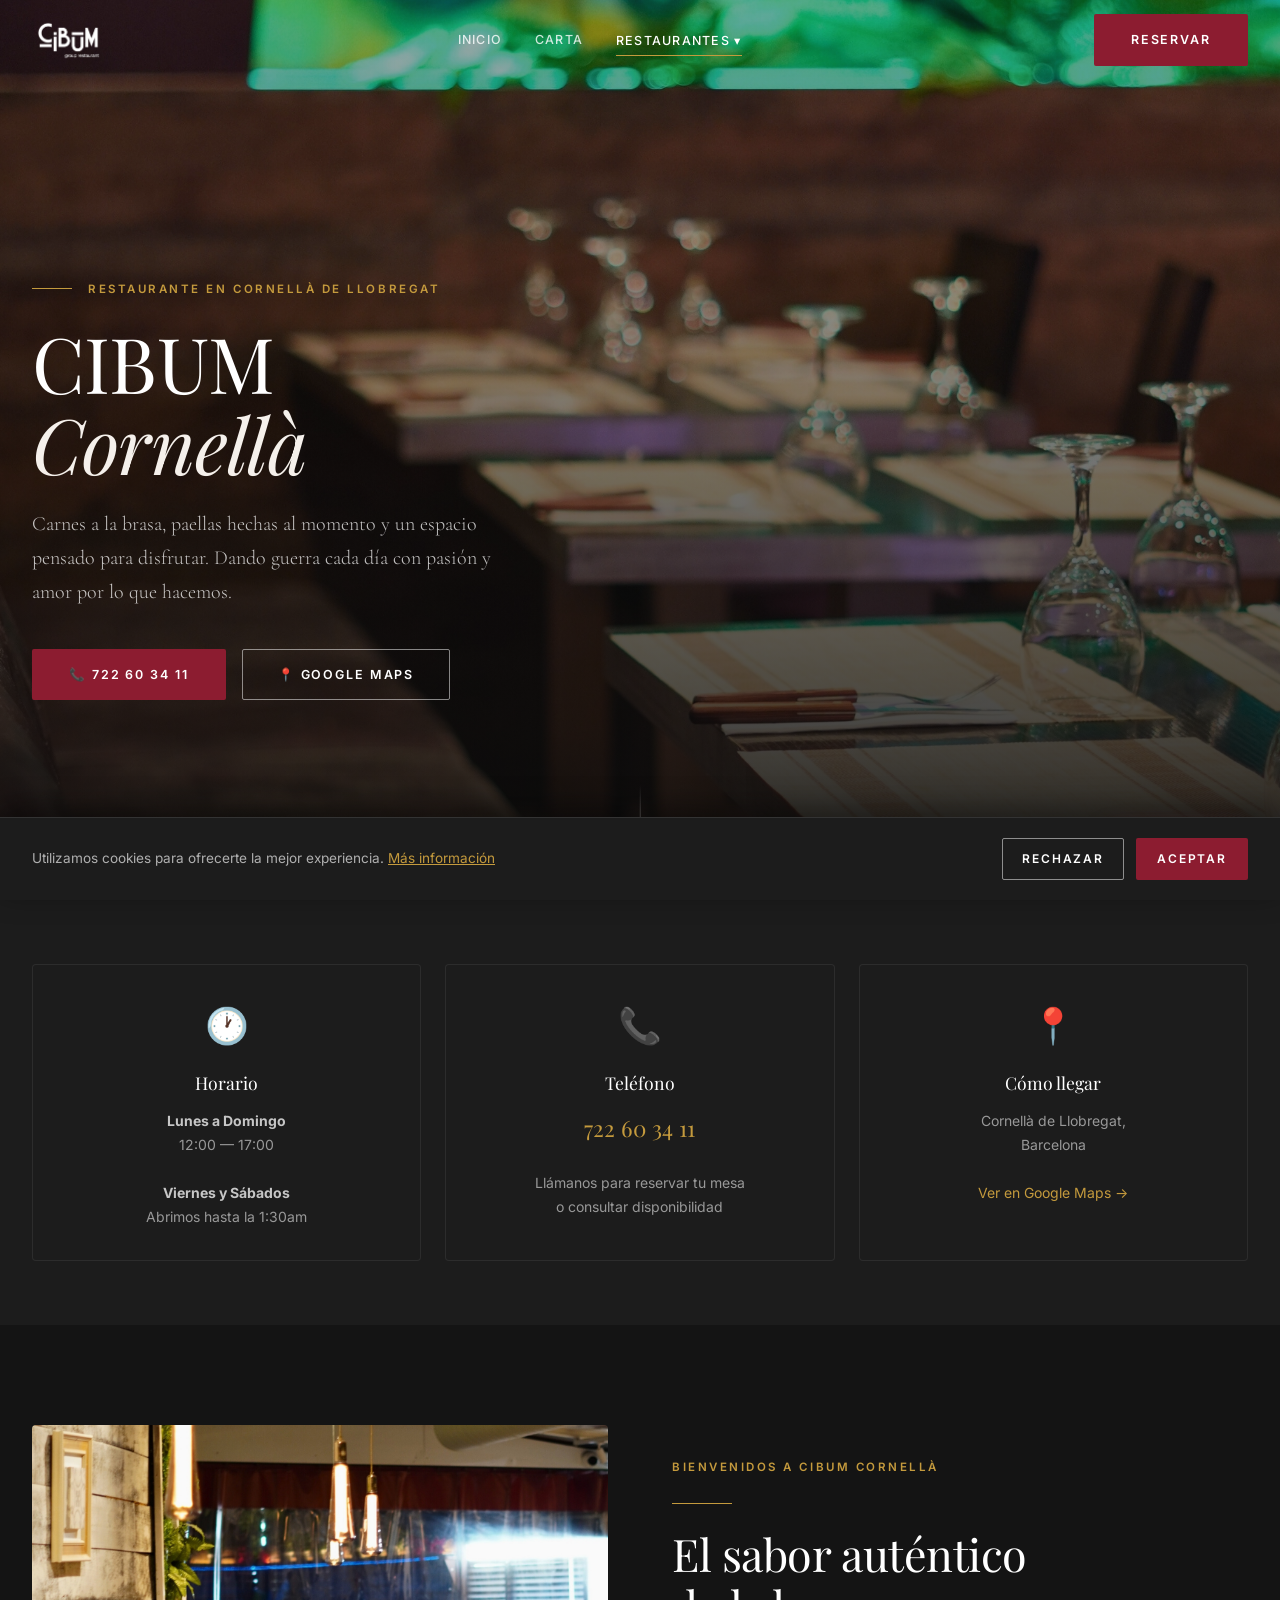
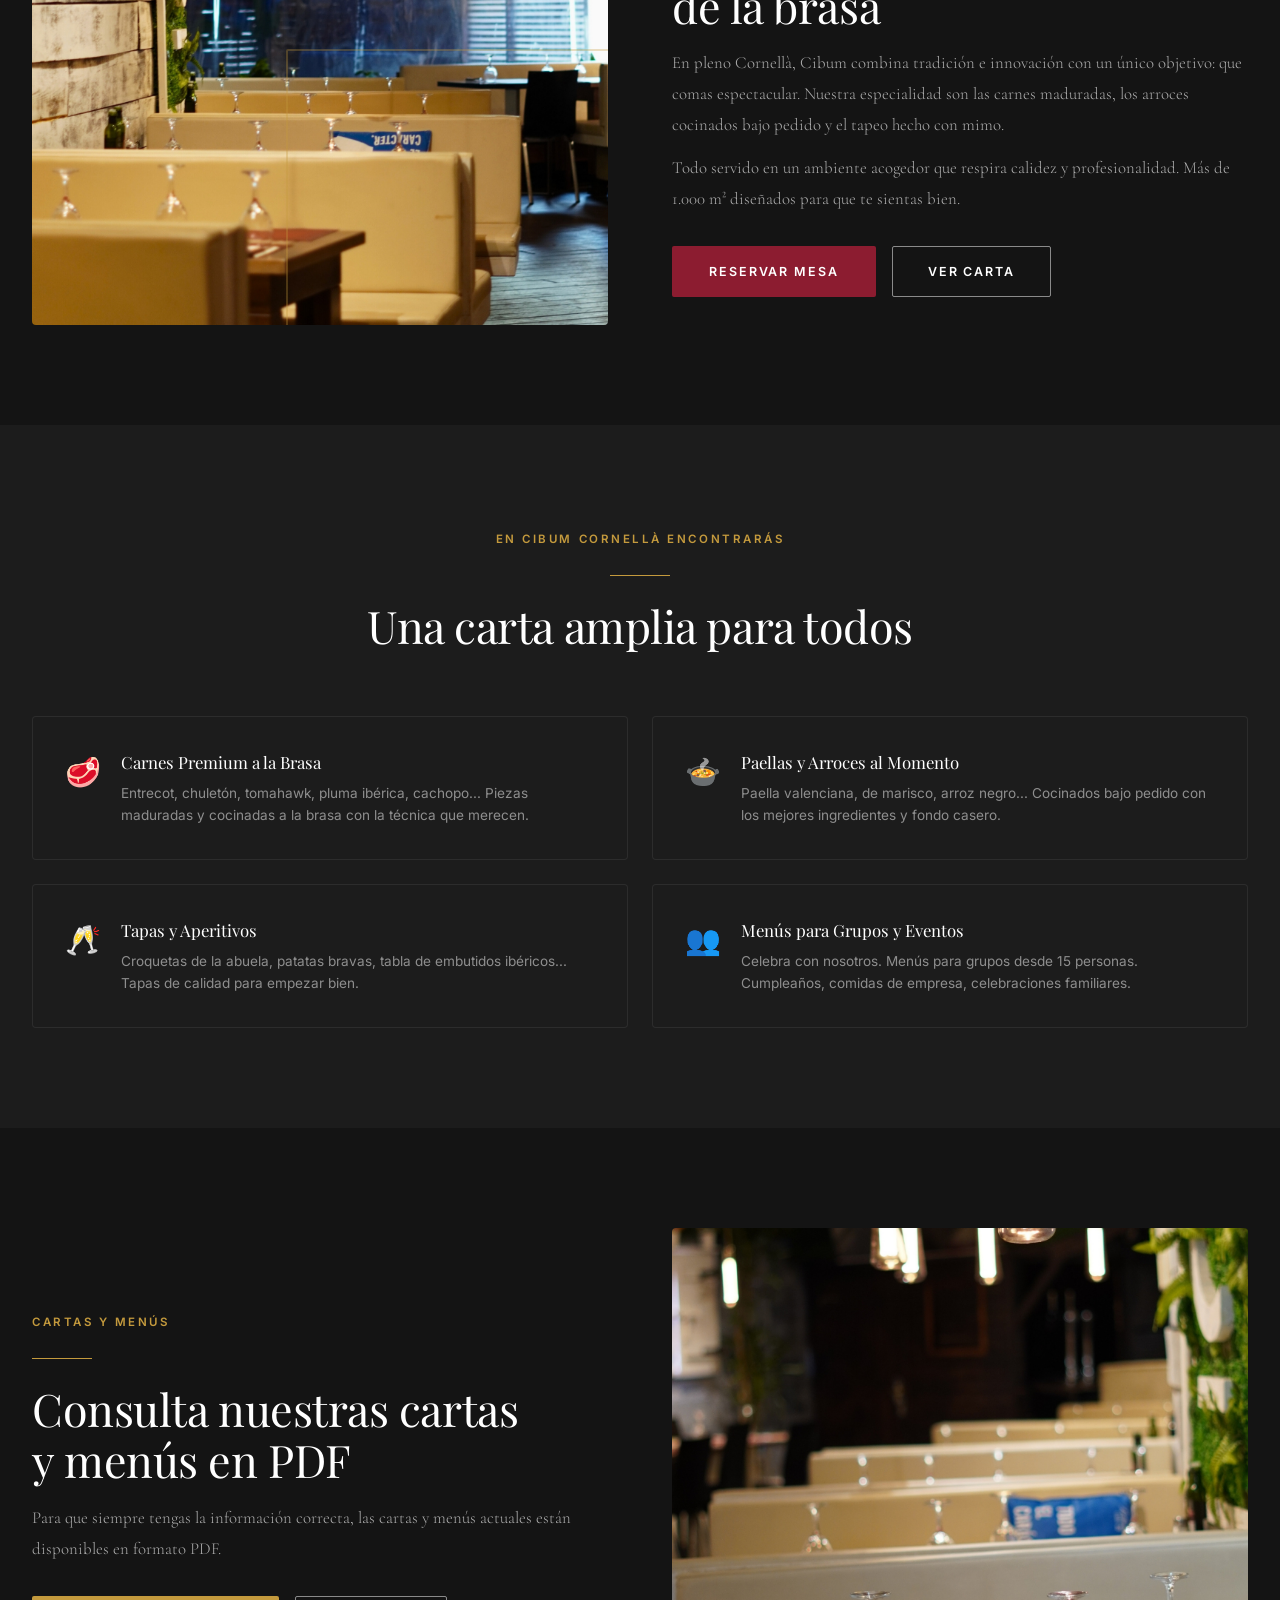
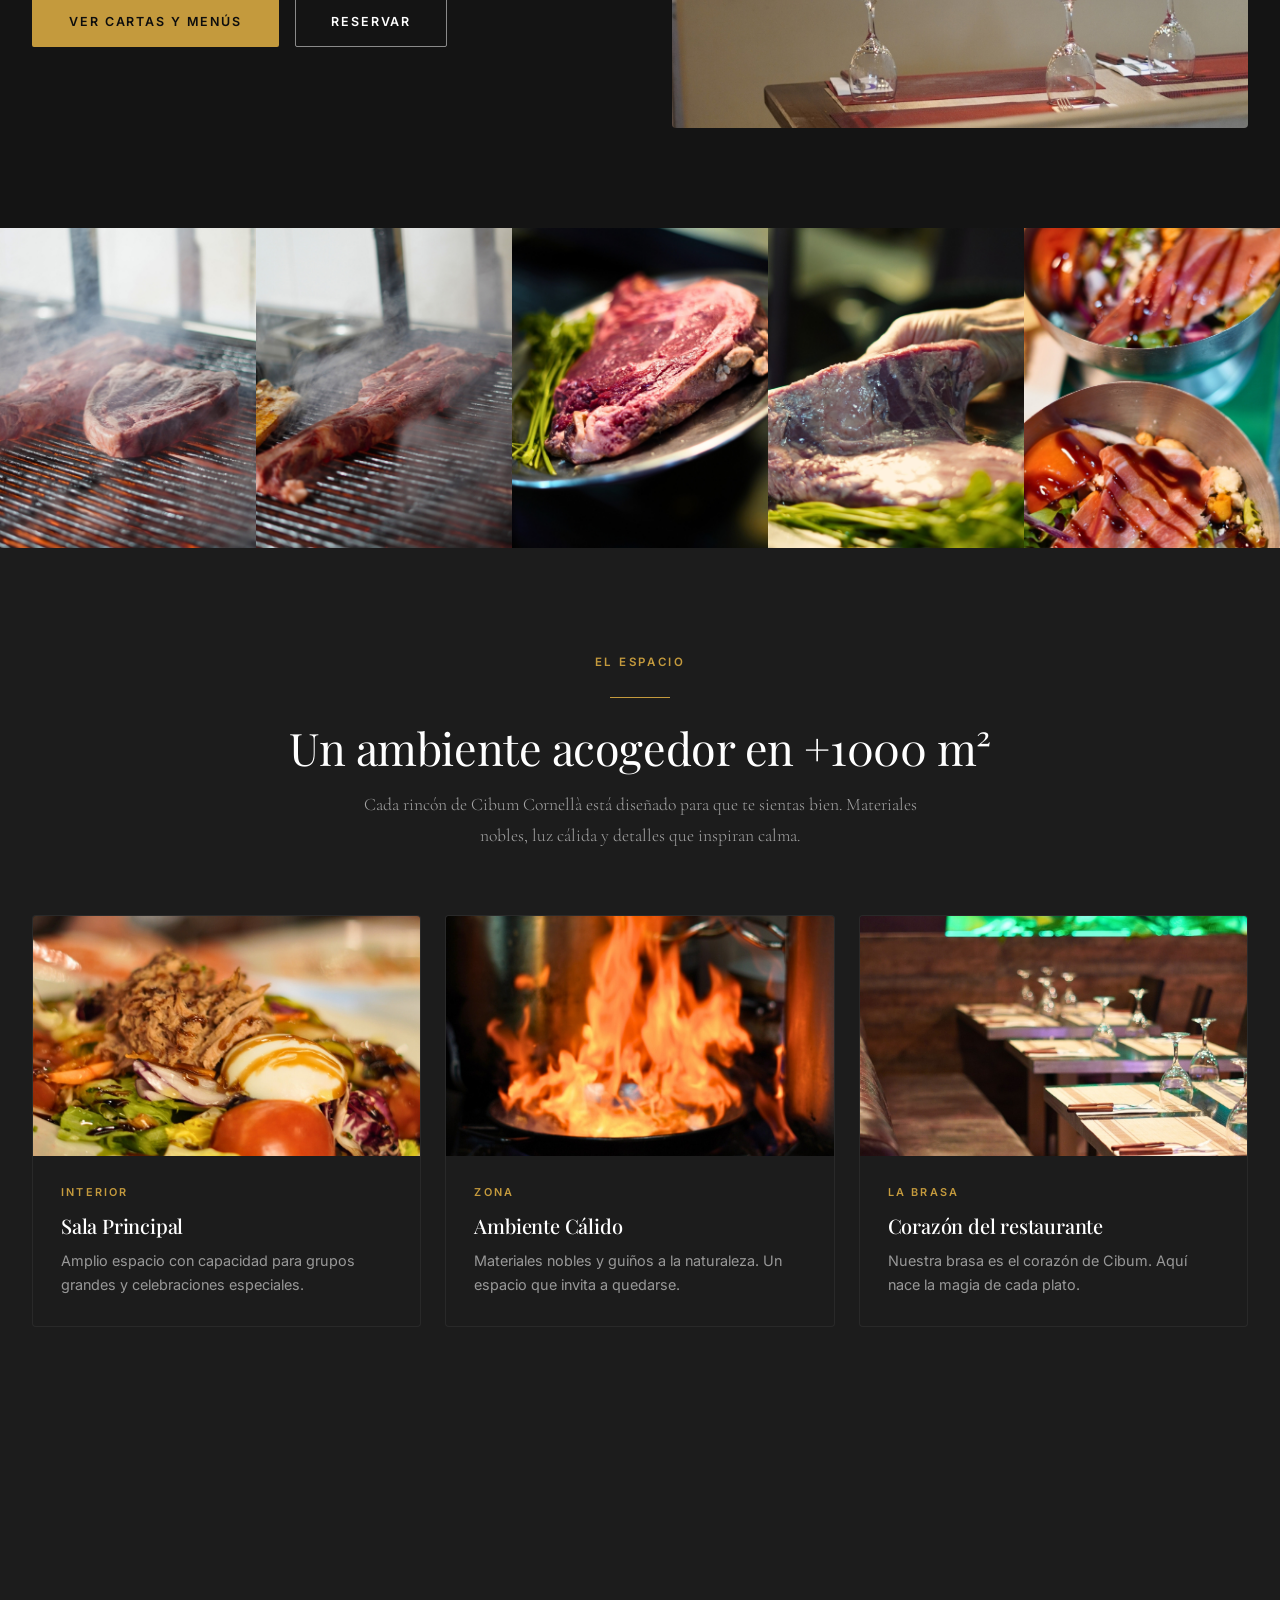
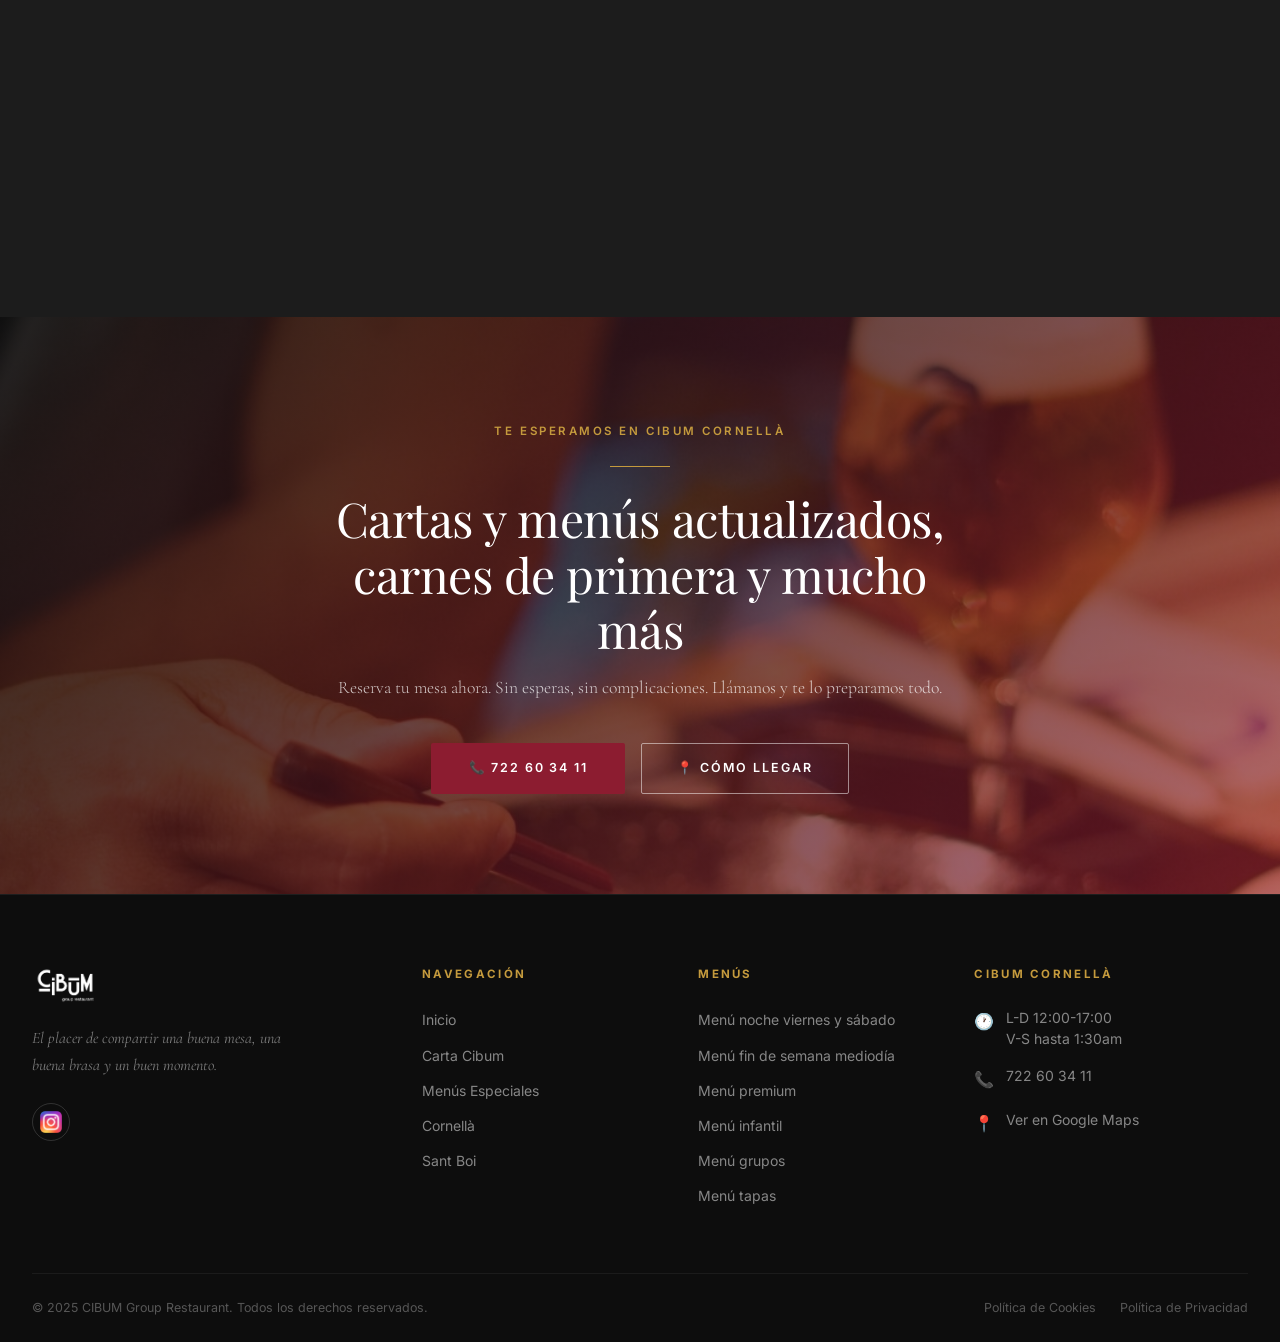
<file: cornella.html>
<!DOCTYPE html>
<html lang="es">
<head>
  <meta charset="UTF-8">
  <meta name="viewport" content="width=device-width, initial-scale=1.0">
  <title>CIBUM Cornellà | Restaurante de Carnes Premium en Cornellà de Llobregat</title>
  <meta name="description" content="Cibum Cornellà – Restaurante especialista en carnes premium a la brasa, paellas y tapas en Cornellà de Llobregat. Reserva tu mesa hoy. Tel: 722 60 34 11.">
  <link rel="icon" href="images/icono-1-150x150.png" type="image/png">
  <link rel="stylesheet" href="css/style.css">
  <style>
    /* Info grid */
    .info-grid {
      display: grid;
      grid-template-columns: repeat(3, 1fr);
      gap: 1.5rem;
    }
    .info-card {
      background: var(--color-dark-2);
      border: 1px solid rgba(255,255,255,0.07);
      border-radius: 4px;
      padding: 2rem;
      text-align: center;
      transition: border-color 0.3s;
    }
    .info-card:hover {
      border-color: rgba(196,154,61,0.25);
    }
    .info-card__icon {
      font-size: 2.2rem;
      color: var(--color-gold);
      margin-bottom: 1rem;
    }
    .info-card__title {
      font-family: var(--font-display);
      font-size: 1.1rem;
      color: var(--color-white);
      margin-bottom: 0.75rem;
    }
    .info-card__text {
      font-size: 0.875rem;
      color: rgba(255,255,255,0.55);
      line-height: 1.7;
    }
    .info-card__text a {
      color: var(--color-gold);
      transition: color 0.2s;
    }
    .info-card__text a:hover {
      color: var(--color-gold-light);
    }

    /* Full-width map section */
    .map-section {
      position: relative;
      background: var(--color-dark-2);
    }
    .map-placeholder {
      width: 100%;
      height: 400px;
      background: var(--color-dark-3);
      display: flex;
      flex-direction: column;
      align-items: center;
      justify-content: center;
      gap: 1.25rem;
      border: 1px solid rgba(255,255,255,0.06);
      font-size: 3rem;
    }
    .map-placeholder p {
      font-size: 1rem;
      color: rgba(255,255,255,0.5);
    }

    /* Feature grid */
    .feature-blocks {
      display: grid;
      grid-template-columns: repeat(2, 1fr);
      gap: 1.5rem;
    }
    .feature-block {
      background: var(--color-dark-2);
      border: 1px solid rgba(255,255,255,0.07);
      border-radius: 4px;
      padding: 2rem;
      display: flex;
      gap: 1.25rem;
      align-items: flex-start;
      transition: border-color 0.3s;
    }
    .feature-block:hover {
      border-color: rgba(196,154,61,0.2);
    }
    .feature-block__icon {
      font-size: 1.8rem;
      color: var(--color-gold);
      flex-shrink: 0;
    }
    .feature-block__title {
      font-family: var(--font-display);
      font-size: 1.05rem;
      color: var(--color-white);
      margin-bottom: 0.4rem;
    }
    .feature-block__text {
      font-size: 0.85rem;
      color: rgba(255,255,255,0.5);
      line-height: 1.65;
    }

    /* Menu del día highlight */
    .menu-dia-highlight {
      background: linear-gradient(135deg, rgba(140,28,48,0.2), rgba(13,13,13,0));
      border: 1px solid rgba(140,28,48,0.3);
      border-radius: 4px;
      padding: 2.5rem;
      text-align: center;
    }
    .menu-dia-highlight .price {
      font-family: var(--font-display);
      font-size: 4rem;
      font-weight: 600;
      color: var(--color-gold);
      line-height: 1;
      margin: 1rem 0;
    }

    @media (max-width: 768px) {
      .info-grid { grid-template-columns: 1fr; }
      .feature-blocks { grid-template-columns: 1fr; }
    }
    @media (min-width: 769px) and (max-width: 992px) {
      .info-grid { grid-template-columns: repeat(2, 1fr); }
    }
  </style>
</head>
<body>

  <!-- Page Loader -->
  <div class="page-loader">
    <img src="images/cibum-logo-1.png" alt="Cibum" class="page-loader__logo">
    <div class="page-loader__bar"></div>
  </div>

  <!-- Navigation -->
  <nav class="navbar">
    <div class="navbar__inner">
      <a href="index.html" class="navbar__logo">
        <img src="images/cibum-logo-1.png" alt="CIBUM Group">
      </a>
      <div class="navbar__links">
        <a href="index.html" class="navbar__link">Inicio</a>
        <a href="carta.html" class="navbar__link">Carta</a>
        <div class="navbar__dropdown">
          <a href="cornella.html" class="navbar__link active">Restaurantes &#9662;</a>
          <div class="navbar__dropdown-menu">
            <a href="cornella.html" class="navbar__dropdown-item">Cornellà</a>
            <a href="sant-boi.html" class="navbar__dropdown-item">Sant Boi</a>
          </div>
        </div>
      </div>
      <a href="tel:722603411" class="btn btn--primary navbar__cta">Reservar</a>
      <button class="navbar__hamburger" aria-label="Menú">
        <span></span><span></span><span></span>
      </button>
    </div>
  </nav>

  <!-- Mobile Menu -->
  <div class="navbar__mobile">
    <a href="index.html" class="navbar__mobile-link">Inicio</a>
    <a href="carta.html" class="navbar__mobile-link">Carta</a>
    <a href="cornella.html" class="navbar__mobile-link">Cornellà</a>
    <a href="sant-boi.html" class="navbar__mobile-link">Sant Boi</a>
    <a href="tel:722603411" class="btn btn--primary navbar__mobile-cta">Reservar Mesa</a>
  </div>

  <!-- Hero -->
  <section class="hero">
    <div class="hero__bg" style="background-image: url('images/13-1.jpg');"></div>
    <div class="hero__overlay"></div>
    <div class="hero__content">
      <div class="hero__eyebrow">
        <span class="eyebrow">Restaurante en Cornellà de Llobregat</span>
      </div>
      <h1 class="hero__title">
        CIBUM<br><em>Cornellà</em>
      </h1>
      <p class="hero__subtitle">
        Carnes a la brasa, paellas hechas al momento y un espacio pensado para disfrutar. Dando guerra cada día con pasión y amor por lo que hacemos.
      </p>
      <div class="hero__actions">
        <a href="tel:722603411" class="btn btn--primary">&#128222; 722 60 34 11</a>
        <a href="https://www.google.es/maps/place/Cibum+Group+Restaurante/@41.3524055,2.0791086,17z" target="_blank" class="btn btn--outline">&#128205; Google Maps</a>
      </div>
    </div>
    <div class="hero__scroll">
      <div class="hero__scroll-line"></div>
      <span>Scroll</span>
    </div>
  </section>

  <!-- Quick Info Cards -->
  <section style="background: var(--color-dark-2); padding: 4rem 0;">
    <div class="container">
      <div class="info-grid">
        <div class="info-card reveal">
          <div class="info-card__icon">&#128336;</div>
          <div class="info-card__title">Horario</div>
          <p class="info-card__text">
            <strong style="color:rgba(255,255,255,0.75);">Lunes a Domingo</strong><br>
            12:00 — 17:00<br><br>
            <strong style="color:rgba(255,255,255,0.75);">Viernes y Sábados</strong><br>
            Abrimos hasta la 1:30am
          </p>
        </div>
        <div class="info-card reveal reveal-delay-2">
          <div class="info-card__icon">&#128222;</div>
          <div class="info-card__title">Teléfono</div>
          <p class="info-card__text">
            <a href="tel:722603411" style="font-size: 1.4rem; font-family: var(--font-display); color: var(--color-gold);">722 60 34 11</a><br><br>
            Llámanos para reservar tu mesa<br>o consultar disponibilidad
          </p>
        </div>
        <div class="info-card reveal reveal-delay-3">
          <div class="info-card__icon">&#128205;</div>
          <div class="info-card__title">Cómo llegar</div>
          <p class="info-card__text">
            Cornellà de Llobregat,<br>
            Barcelona<br><br>
            <a href="https://www.google.es/maps/place/Cibum+Group+Restaurante/@41.3524055,2.0791086,17z" target="_blank">Ver en Google Maps &rarr;</a>
          </p>
        </div>
      </div>
    </div>
  </section>

  <!-- About Cornellà -->
  <section class="section section--dark">
    <div class="container">
      <div class="two-col">
        <div class="two-col__image two-col__image--frame reveal">
          <img src="images/14-1.jpg" alt="Cibum Cornellà interior">
        </div>
        <div class="two-col__content reveal reveal-delay-2">
          <span class="eyebrow">Bienvenidos a Cibum Cornellà</span>
          <div class="divider divider--left"></div>
          <h2 class="section-title" style="text-align:left;">El sabor auténtico<br>de la brasa</h2>
          <p class="two-col__text">
            En pleno Cornellà, Cibum combina tradición e innovación con un único objetivo: que comas espectacular. Nuestra especialidad son las carnes maduradas, los arroces cocinados bajo pedido y el tapeo hecho con mimo.
          </p>
          <p class="two-col__text" style="margin-top: 0.75rem;">
            Todo servido en un ambiente acogedor que respira calidez y profesionalidad. Más de 1.000 m² diseñados para que te sientas bien.
          </p>
          <div class="two-col__actions">
            <a href="tel:722603411" class="btn btn--primary">Reservar mesa</a>
            <a href="carta.html" class="btn btn--outline">Ver carta</a>
          </div>
        </div>
      </div>
    </div>
  </section>

  <!-- What we offer -->
  <section class="section section--dark2">
    <div class="container">
      <div class="section-header section-header--center reveal">
        <span class="eyebrow">En Cibum Cornellà encontrarás</span>
        <div class="divider"></div>
        <h2 class="section-title">Una carta amplia para todos</h2>
      </div>

      <div class="feature-blocks reveal">
        <div class="feature-block">
          <div class="feature-block__icon">&#x1F969;</div>
          <div>
            <div class="feature-block__title">Carnes Premium a la Brasa</div>
            <p class="feature-block__text">Entrecot, chuletón, tomahawk, pluma ibérica, cachopo... Piezas maduradas y cocinadas a la brasa con la técnica que merecen.</p>
          </div>
        </div>
        <div class="feature-block">
          <div class="feature-block__icon">&#x1F372;</div>
          <div>
            <div class="feature-block__title">Paellas y Arroces al Momento</div>
            <p class="feature-block__text">Paella valenciana, de marisco, arroz negro... Cocinados bajo pedido con los mejores ingredientes y fondo casero.</p>
          </div>
        </div>
        <div class="feature-block">
          <div class="feature-block__icon">&#x1F942;</div>
          <div>
            <div class="feature-block__title">Tapas y Aperitivos</div>
            <p class="feature-block__text">Croquetas de la abuela, patatas bravas, tabla de embutidos ibéricos... Tapas de calidad para empezar bien.</p>
          </div>
        </div>
        <div class="feature-block">
          <div class="feature-block__icon">&#128101;</div>
          <div>
            <div class="feature-block__title">Menús para Grupos y Eventos</div>
            <p class="feature-block__text">Celebra con nosotros. Menús para grupos desde 15 personas. Cumpleaños, comidas de empresa, celebraciones familiares.</p>
          </div>
        </div>
      </div>
    </div>
  </section>

  <!-- Cartas y menús -->
  <section class="section section--dark">
    <div class="container">
      <div class="two-col two-col--reverse">
        <div class="two-col__content reveal">
          <span class="eyebrow">Cartas y menús</span>
          <div class="divider divider--left"></div>
          <h2 class="section-title" style="text-align:left;">Consulta nuestras cartas<br>y menús en PDF</h2>
          <p class="two-col__text">
            Para que siempre tengas la información correcta, las cartas y menús actuales están disponibles en formato PDF.
          </p>
          <div class="two-col__actions">
            <a href="carta.html" class="btn btn--gold">Ver cartas y menús</a>
            <a href="tel:722603411" class="btn btn--outline">Reservar</a>
          </div>
        </div>
        <div class="two-col__image reveal reveal-delay-2">
          <img src="images/15-1.jpg" alt="Cartas y menús Cibum Cornellà">
        </div>
      </div>
    </div>
  </section>

  <!-- Gallery Preview -->
  <div class="image-strip" style="height: 320px;">
    <div class="image-strip__item"><img src="images/40.jpg" alt="Cibum Cornellà"></div>
    <div class="image-strip__item"><img src="images/41.jpg" alt="Cibum Cornellà"></div>
    <div class="image-strip__item"><img src="images/42.jpg" alt="Cibum Cornellà"></div>
    <div class="image-strip__item"><img src="images/43.jpg" alt="Cibum Cornellà"></div>
    <div class="image-strip__item"><img src="images/44.jpg" alt="Cibum Cornellà"></div>
  </div>

  <!-- El Espacio -->
  <section class="section section--dark2">
    <div class="container">
      <div class="section-header section-header--center reveal">
        <span class="eyebrow">El espacio</span>
        <div class="divider"></div>
        <h2 class="section-title">Un ambiente acogedor en +1000 m²</h2>
        <p class="section-subtitle">Cada rincón de Cibum Cornellà está diseñado para que te sientas bien. Materiales nobles, luz cálida y detalles que inspiran calma.</p>
      </div>
      <div class="card-grid card-grid--3 reveal">
        <div class="card">
          <div class="card__image-wrap"><img class="card__image" src="images/63.jpg" alt="Espacio Cibum"></div>
          <div class="card__body">
            <div class="card__label">Interior</div>
            <h3 class="card__title">Sala Principal</h3>
            <p class="card__text">Amplio espacio con capacidad para grupos grandes y celebraciones especiales.</p>
          </div>
        </div>
        <div class="card">
          <div class="card__image-wrap"><img class="card__image" src="images/64.jpg" alt="Terraza Cibum"></div>
          <div class="card__body">
            <div class="card__label">Zona</div>
            <h3 class="card__title">Ambiente Cálido</h3>
            <p class="card__text">Materiales nobles y guiños a la naturaleza. Un espacio que invita a quedarse.</p>
          </div>
        </div>
        <div class="card">
          <div class="card__image-wrap"><img class="card__image" src="images/66.jpg" alt="Brasa Cibum"></div>
          <div class="card__body">
            <div class="card__label">La brasa</div>
            <h3 class="card__title">Corazón del restaurante</h3>
            <p class="card__text">Nuestra brasa es el corazón de Cibum. Aquí nace la magia de cada plato.</p>
          </div>
        </div>
      </div>
      <div style="text-align: center; margin-top: 2.5rem;" class="reveal">
      </div>
    </div>
  </section>

  <!-- Mapa -->
  <div class="map-section">
    <div style="width:100%; height: 450px; overflow:hidden; position: relative;">
      <iframe
        src="https://www.google.com/maps/embed?pb=!1m14!1m8!1m3!1d2994.9976179882574!2d2.0791086!3d41.3524055!3m2!1i1024!2i768!4f13.1!3m3!1m2!1s0x12a4990c4ef1bf0d%3A0x9fb8ceb7f8854c04!2sCibum%20Group%20Restaurante!5e0!3m2!1ses!2ses!4v1774457836834!5m2!1ses!2ses"
        width="100%" height="450" style="border:0;" allowfullscreen="" loading="lazy" referrerpolicy="no-referrer-when-downgrade"></iframe>
    </div>
  </div>

  <!-- CTA -->
  <div class="cta-banner">
    <div class="cta-banner__bg" style="background-image: url('images/47.jpg');"></div>
    <div class="cta-banner__overlay"></div>
    <div class="cta-banner__content reveal">
      <span class="eyebrow">Te esperamos en Cibum Cornellà</span>
      <div class="divider"></div>
      <h2 class="cta-banner__title">Cartas y menús actualizados, carnes de primera y mucho más</h2>
      <p class="cta-banner__text">Reserva tu mesa ahora. Sin esperas, sin complicaciones. Llámanos y te lo preparamos todo.</p>
      <div class="cta-banner__actions">
        <a href="tel:722603411" class="btn btn--primary">&#128222; 722 60 34 11</a>
        <a href="https://www.google.es/maps/place/Cibum+Group+Restaurante/@41.3524055,2.0791086,17z" target="_blank" class="btn btn--outline">&#128205; Cómo llegar</a>
      </div>
    </div>
  </div>

  <!-- Footer -->
  <footer class="footer">
    <div class="container">
      <div class="footer__grid">
        <div>
          <img src="images/cibum-logo-1.png" alt="CIBUM Group" class="footer__logo">
          <p class="footer__tagline">El placer de compartir una buena mesa, una buena brasa y un buen momento.</p>
          <div class="footer__social">
            <a href="https://www.instagram.com/cibumgroup/" target="_blank" class="footer__social-link" aria-label="Instagram"><img src="images/Instagram_logo_2016.svg.webp" alt="" class="instagram-logo-icon"></a>
          </div>
        </div>
        <div>
          <div class="footer__col-title">Navegación</div>
          <ul class="footer__links">
            <li><a href="index.html" class="footer__link">Inicio</a></li>
            <li><a href="carta.html" class="footer__link">Carta Cibum</a></li>
            <li><a href="menus.html" class="footer__link">Menús Especiales</a></li>
            <li><a href="cornella.html" class="footer__link">Cornellà</a></li>
            <li><a href="sant-boi.html" class="footer__link">Sant Boi</a></li>
          </ul>
        </div>
        <div>
          <div class="footer__col-title">Menús</div>
          <ul class="footer__links">
            <li><a href="carta.html" class="footer__link">Menú noche viernes y sábado</a></li>
            <li><a href="carta.html" class="footer__link">Menú fin de semana mediodía</a></li>
            <li><a href="carta.html" class="footer__link">Menú premium</a></li>
            <li><a href="carta.html" class="footer__link">Menú infantil</a></li>
            <li><a href="carta.html" class="footer__link">Menú grupos</a></li>
            <li><a href="carta.html" class="footer__link">Menú tapas</a></li>
          </ul>
        </div>
        <div>
          <div class="footer__col-title">Cibum Cornellà</div>
          <div class="footer__contact-item">
            <span class="footer__contact-icon">&#128336;</span>
            <div class="footer__contact-text">
              L-D 12:00-17:00<br>V-S hasta 1:30am
            </div>
          </div>
          <div class="footer__contact-item">
            <span class="footer__contact-icon">&#128222;</span>
            <div class="footer__contact-text">
              <a href="tel:722603411">722 60 34 11</a>
            </div>
          </div>
          <div class="footer__contact-item">
            <span class="footer__contact-icon">&#128205;</span>
            <div class="footer__contact-text">
              <a href="https://www.google.es/maps/place/Cibum+Group+Restaurante/@41.3524055,2.0791086,17z" target="_blank">Ver en Google Maps</a>
            </div>
          </div>
        </div>
      </div>
      <div class="footer__bottom">
        <p class="footer__copyright">&copy; 2025 CIBUM Group Restaurant. Todos los derechos reservados.</p>
        <div class="footer__legal">
          <a href="politica-cookies.html" class="footer__legal-link">Política de Cookies</a>
          <a href="politica-privacidad.html" class="footer__legal-link">Política de Privacidad</a>
        </div>
      </div>
    </div>
  </footer>

  <!-- Floating CTA -->
  <div class="floating-cta">
    <a href="tel:722603411" class="floating-cta__btn">&#128222; <span>722 60 34 11</span></a>
  </div>

  <!-- Cookie Banner -->
  <div class="cookie-banner" style="display:none;">
    <p class="cookie-banner__text">Utilizamos cookies para ofrecerte la mejor experiencia. <a href="politica-cookies.html">Más información</a></p>
    <div class="cookie-banner__actions">
      <button class="btn btn--outline cookie-reject" style="padding: 0.6rem 1.2rem; font-size: 0.75rem;">Rechazar</button>
      <button class="btn btn--primary cookie-accept" style="padding: 0.6rem 1.2rem; font-size: 0.75rem;">Aceptar</button>
    </div>
  </div>

  <script src="js/main.js"></script>
</body>
</html>
</file>
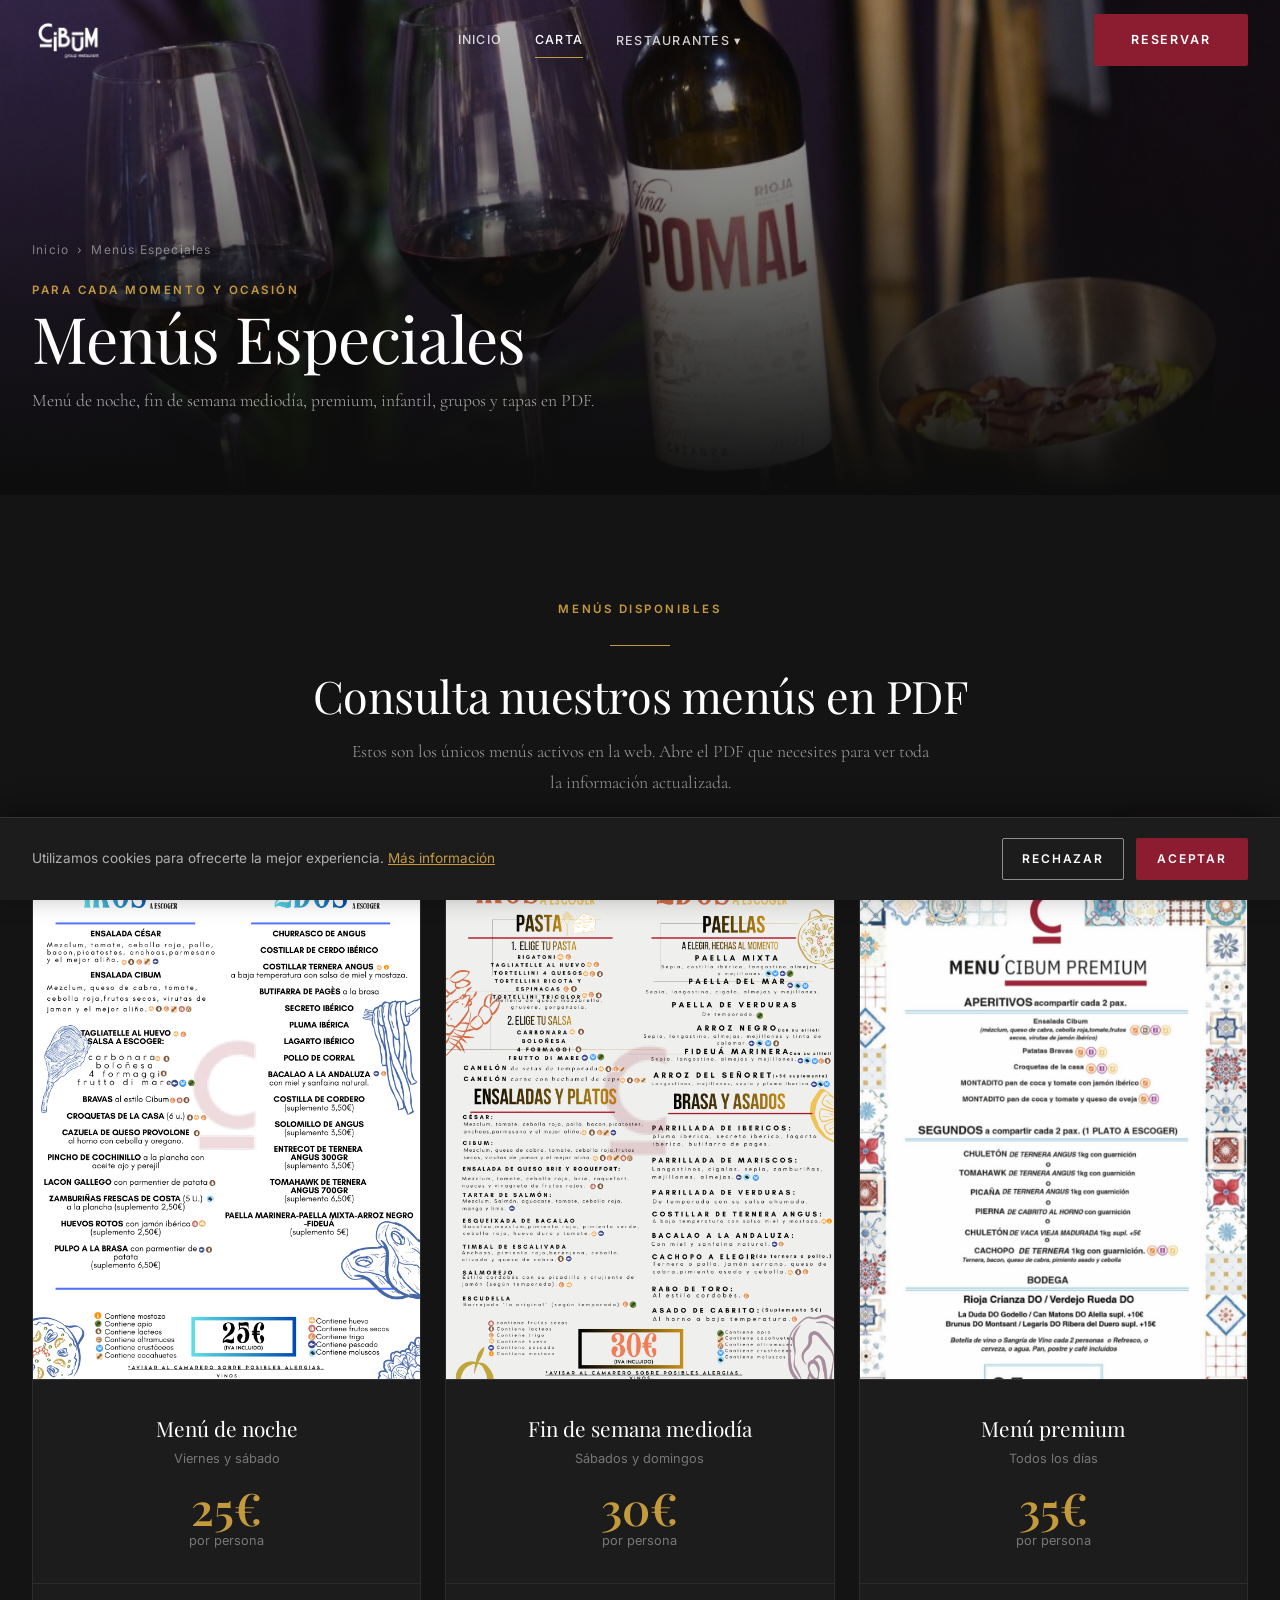
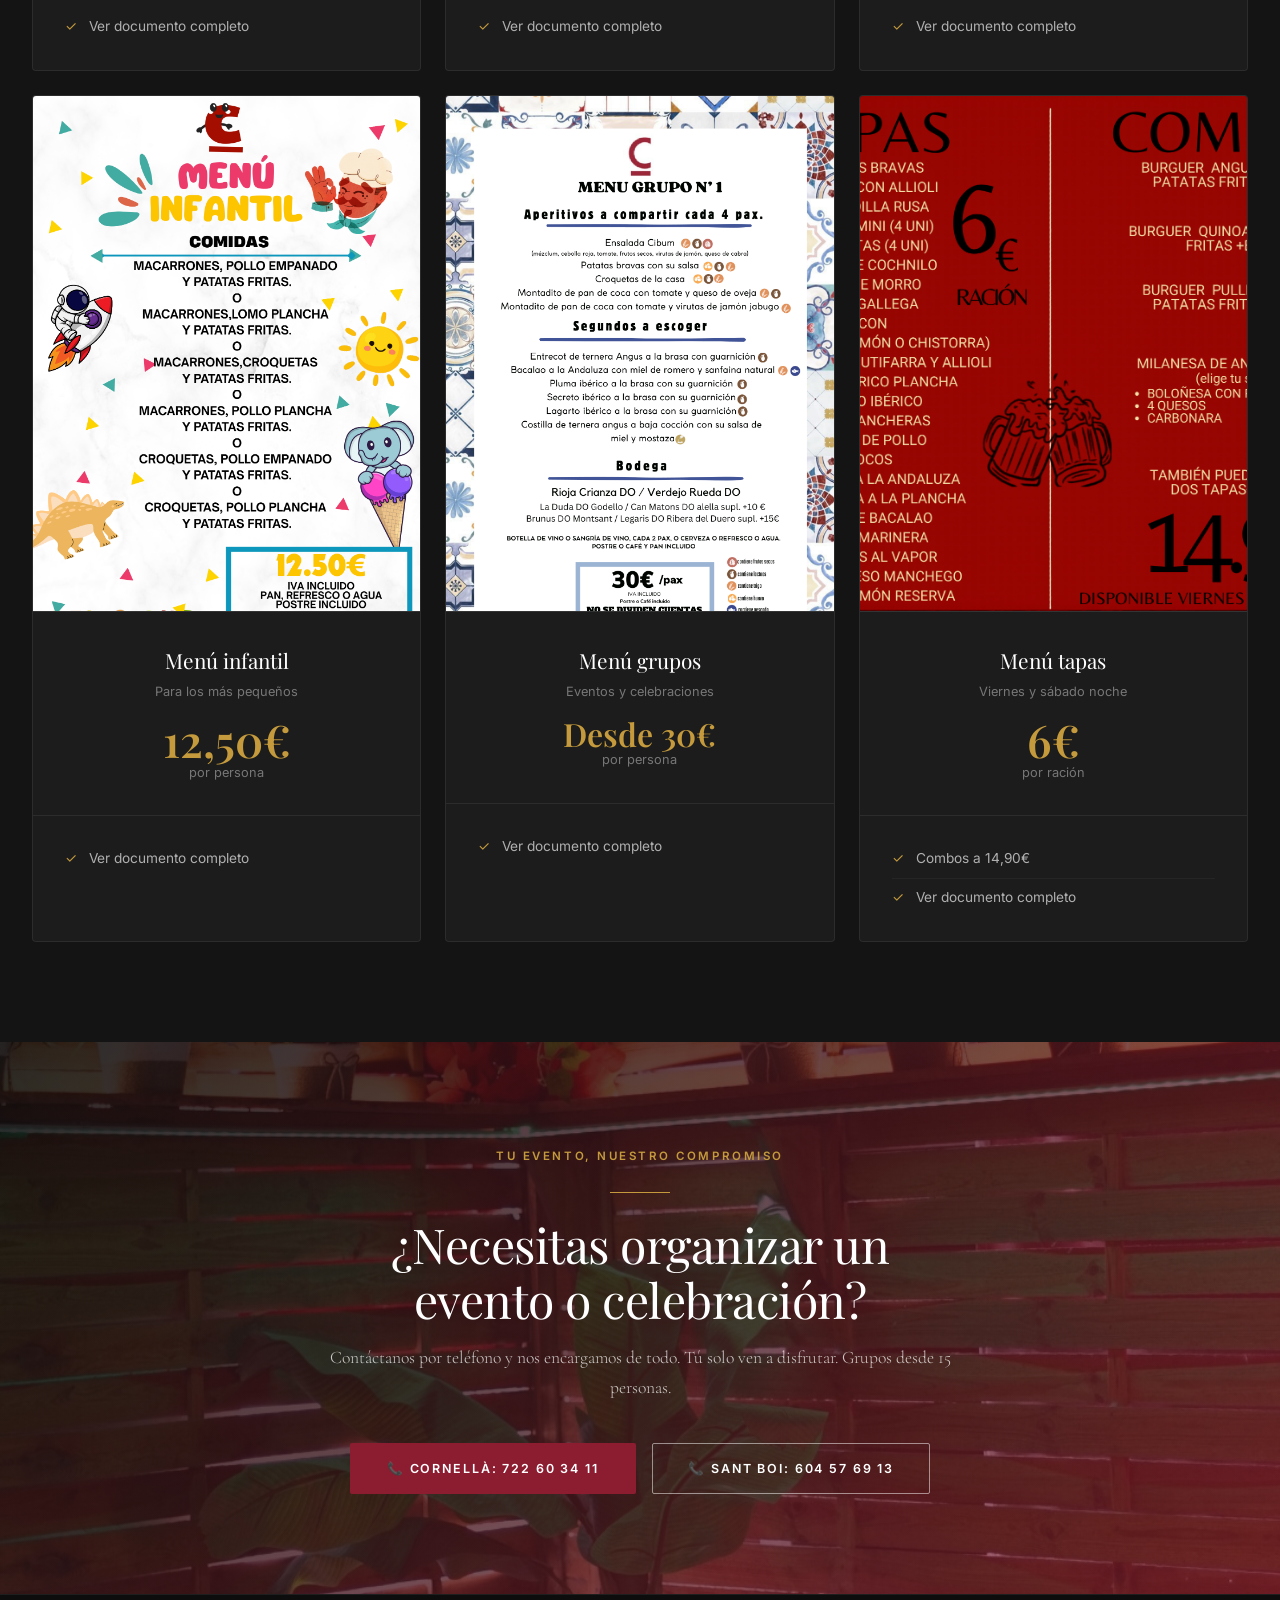
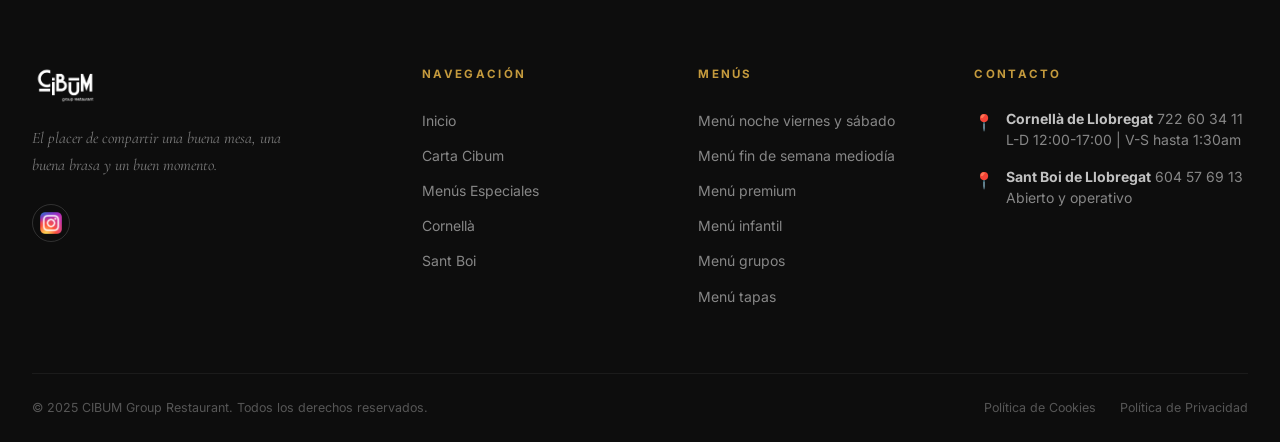
<file: menus.html>
<!DOCTYPE html>
<html lang="es">
<head>
  <meta charset="UTF-8">
  <meta name="viewport" content="width=device-width, initial-scale=1.0">
  <title>Menús CIBUM | Consulta nuestros menús</title>
  <meta name="description" content="Consulta los menús de Cibum: noche, fin de semana mediodía, premium, infantil, grupos y tapas.">
  <link rel="icon" href="images/icono-1-150x150.png" type="image/png">
  <link rel="stylesheet" href="css/style.css">
  <style>
    /* Price Tag */
    .price-tag {
      display: flex;
      align-items: baseline;
      gap: 0.2rem;
      margin: 1.25rem 0;
    }
    .price-tag__from {
      font-size: 0.8rem;
      color: rgba(255,255,255,0.4);
      margin-right: 0.15rem;
    }
    .price-tag__amount {
      font-family: var(--font-display);
      font-size: 3.5rem;
      font-weight: 600;
      color: var(--color-gold);
      line-height: 1;
    }
    .price-tag__unit {
      font-size: 0.9rem;
      color: rgba(255,255,255,0.45);
    }

    /* Menu Section */
    .menu-section-block {
      padding: 80px 0;
      border-bottom: 1px solid rgba(255,255,255,0.06);
    }
    .menu-section-block:last-child { border-bottom: none; }

    /* Feature list */
    .feature-list {
      display: flex;
      flex-direction: column;
      gap: 0.7rem;
      margin: 1.5rem 0 2rem;
    }
    .feature-item {
      display: flex;
      align-items: center;
      gap: 0.8rem;
      font-size: 0.9rem;
      color: rgba(255,255,255,0.7);
    }
    .feature-item__check {
      width: 20px;
      height: 20px;
      border-radius: 50%;
      background: rgba(196,154,61,0.15);
      border: 1px solid rgba(196,154,61,0.4);
      display: flex;
      align-items: center;
      justify-content: center;
      font-size: 0.65rem;
      color: var(--color-gold);
      flex-shrink: 0;
    }

    /* Menu image card */
    .menu-image-card {
      position: relative;
      border-radius: 4px;
      overflow: hidden;
      height: 100%;
      min-height: 420px;
    }
    .menu-image-card img {
      width: 100%;
      height: 100%;
      object-fit: cover;
    }
    .menu-image-card__badge {
      position: absolute;
      top: 1.5rem;
      left: 1.5rem;
      background: var(--color-brand);
      color: white;
      font-size: 0.68rem;
      font-weight: 700;
      letter-spacing: 0.12em;
      text-transform: uppercase;
      padding: 0.4rem 1rem;
      border-radius: 2rem;
    }

    /* Quick nav */
    .menus-quicknav {
      position: sticky;
      top: var(--nav-height);
      z-index: 100;
      background: var(--color-dark-2);
      border-bottom: 1px solid rgba(255,255,255,0.07);
    }
    .menus-quicknav-inner {
      max-width: 1280px;
      margin: 0 auto;
      padding: 0 2rem;
      display: flex;
      overflow-x: auto;
      scrollbar-width: none;
    }
    .menus-quicknav-inner::-webkit-scrollbar { display: none; }
    .menus-qn-item {
      flex-shrink: 0;
      padding: 1.25rem 1.5rem;
      font-size: 0.75rem;
      font-weight: 600;
      letter-spacing: 0.12em;
      text-transform: uppercase;
      color: rgba(255,255,255,0.45);
      border-bottom: 2px solid transparent;
      margin-bottom: -1px;
      white-space: nowrap;
      transition: color 0.2s, border-color 0.2s;
    }
    .menus-qn-item:hover {
      color: var(--color-gold);
      border-bottom-color: var(--color-gold);
    }

    /* Comparison table */
    .menu-compare-grid {
      display: grid;
      grid-template-columns: repeat(3, 1fr);
      gap: 1.5rem;
    }
    .menu-compare-card {
      background: var(--color-dark-2);
      border: 1px solid rgba(255,255,255,0.07);
      border-radius: 4px;
      overflow: hidden;
      transition: border-color 0.3s, transform 0.3s;
    }
    .menu-compare-card:hover {
      border-color: rgba(196,154,61,0.3);
      transform: translateY(-6px);
    }
    .menu-compare-card--featured {
      border-color: var(--color-gold);
      position: relative;
    }
    .menu-compare-card--featured::before {
      content: 'MÁS POPULAR';
      position: absolute;
      top: -1px;
      left: 50%;
      transform: translateX(-50%);
      background: var(--color-gold);
      color: var(--color-black);
      font-size: 0.62rem;
      font-weight: 800;
      letter-spacing: 0.2em;
      padding: 0.3rem 1rem;
      border-radius: 0 0 4px 4px;
    }
    .menu-compare-card__head {
      padding: 2rem;
      text-align: center;
      border-bottom: 1px solid rgba(255,255,255,0.07);
    }
    .menu-compare-card__preview {
      width: 100%;
      aspect-ratio: 3 / 4;
      overflow: hidden;
      background: rgba(255,255,255,0.04);
      border-bottom: 1px solid rgba(255,255,255,0.07);
    }
    .menu-compare-card__preview img {
      width: 100%;
      height: 100%;
      object-fit: cover;
      object-position: top center;
      display: block;
    }
    .menu-compare-card__name {
      font-family: var(--font-display);
      font-size: 1.3rem;
      color: var(--color-white);
      margin-bottom: 0.25rem;
    }
    .menu-compare-card__subtitle {
      font-size: 0.8rem;
      color: rgba(255,255,255,0.4);
      margin-bottom: 1rem;
    }
    .menu-compare-card__price {
      font-family: var(--font-display);
      font-size: 2.8rem;
      font-weight: 600;
      color: var(--color-gold);
      line-height: 1;
    }
    .menu-compare-card__price-unit {
      font-size: 0.8rem;
      color: rgba(255,255,255,0.4);
    }
    .menu-compare-card__body {
      padding: 1.5rem 2rem;
    }
    .menu-compare-card__feature {
      display: flex;
      align-items: center;
      gap: 0.75rem;
      padding: 0.5rem 0;
      font-size: 0.855rem;
      color: rgba(255,255,255,0.65);
      border-bottom: 1px solid rgba(255,255,255,0.04);
    }
    .menu-compare-card__feature:last-child { border-bottom: none; }
    .menu-compare-card__feature span:first-child {
      color: var(--color-gold);
    }
    .menu-compare-card__footer {
      padding: 0 2rem 2rem;
    }
    .menu-compare-card__footer .btn {
      width: 100%;
      justify-content: center;
    }

    @media (max-width: 768px) {
      .menu-compare-grid { grid-template-columns: 1fr; }
    }
    @media (min-width: 769px) and (max-width: 992px) {
      .menu-compare-grid { grid-template-columns: repeat(2, 1fr); }
    }
  </style>
</head>
<body>

  <!-- Page Loader -->
  <div class="page-loader">
    <img src="images/cibum-logo-1.png" alt="Cibum" class="page-loader__logo">
    <div class="page-loader__bar"></div>
  </div>

  <!-- Navigation -->
  <nav class="navbar">
    <div class="navbar__inner">
      <a href="index.html" class="navbar__logo">
        <img src="images/cibum-logo-1.png" alt="CIBUM Group">
      </a>
      <div class="navbar__links">
        <a href="index.html" class="navbar__link">Inicio</a>
        <a href="carta.html" class="navbar__link active">Carta</a>
        <div class="navbar__dropdown">
          <a href="cornella.html" class="navbar__link">Restaurantes &#9662;</a>
          <div class="navbar__dropdown-menu">
            <a href="cornella.html" class="navbar__dropdown-item">Cornellà</a>
            <a href="sant-boi.html" class="navbar__dropdown-item">Sant Boi</a>
          </div>
        </div>
      </div>
      <a href="tel:722603411" class="btn btn--primary navbar__cta">Reservar</a>
      <button class="navbar__hamburger" aria-label="Menú">
        <span></span><span></span><span></span>
      </button>
    </div>
  </nav>

  <!-- Mobile Menu -->
  <div class="navbar__mobile">
    <a href="index.html" class="navbar__mobile-link">Inicio</a>
    <a href="carta.html" class="navbar__mobile-link">Carta</a>
    <a href="cornella.html" class="navbar__mobile-link">Cornellà</a>
    <a href="sant-boi.html" class="navbar__mobile-link">Sant Boi</a>
    <a href="tel:722603411" class="btn btn--primary navbar__mobile-cta">Reservar Mesa</a>
  </div>

  <!-- Page Hero -->
  <section class="page-hero">
    <div class="page-hero__bg" style="background-image: url('images/11.jpg');"></div>
    <div class="page-hero__overlay"></div>
    <div class="page-hero__content">
      <div class="page-hero__breadcrumb">
        <a href="index.html">Inicio</a>
        <span>&#8250;</span>
        <span>Menús Especiales</span>
      </div>
      <span class="eyebrow">Para cada momento y ocasión</span>
      <h1 class="page-hero__title">Menús Especiales</h1>
      <p class="page-hero__subtitle">Menú de noche, fin de semana mediodía, premium, infantil, grupos y tapas en PDF.</p>
    </div>
  </section>

  <!-- Menús PDF -->
  <section class="section section--dark">
    <div class="container">
      <div class="section-header section-header--center reveal">
        <span class="eyebrow">Menús disponibles</span>
        <div class="divider"></div>
        <h2 class="section-title">Consulta nuestros menús en PDF</h2>
        <p class="section-subtitle">Estos son los únicos menús activos en la web. Abre el PDF que necesites para ver toda la información actualizada.</p>
      </div>

      <div class="menu-compare-grid reveal">
        <a href="pdfs/menu-noche-viernes-sabado.pdf" target="_blank" class="menu-compare-card" style="text-decoration:none;">
          <div class="menu-compare-card__preview"><img src="pdfs/previews/menu-noche-viernes-sabado.png" alt="Previsualización menú de noche viernes y sábado"></div>
          <div class="menu-compare-card__head">
            <div class="menu-compare-card__name">Menú de noche</div>
            <div class="menu-compare-card__subtitle">Viernes y sábado</div>
            <div class="menu-compare-card__price">25€</div>
            <div class="menu-compare-card__price-unit">por persona</div>
          </div>
          <div class="menu-compare-card__body">
            <div class="menu-compare-card__feature"><span>✓</span> Ver documento completo</div>
          </div>
        </a>

        <a href="pdfs/menu-fin-de-semana-mediodia.pdf" target="_blank" class="menu-compare-card" style="text-decoration:none;">
          <div class="menu-compare-card__preview"><img src="pdfs/previews/menu-fin-de-semana-mediodia.png" alt="Previsualización menú fin de semana mediodía"></div>
          <div class="menu-compare-card__head">
            <div class="menu-compare-card__name">Fin de semana mediodía</div>
            <div class="menu-compare-card__subtitle">Sábados y domingos</div>
            <div class="menu-compare-card__price">30€</div>
            <div class="menu-compare-card__price-unit">por persona</div>
          </div>
          <div class="menu-compare-card__body">
            <div class="menu-compare-card__feature"><span>✓</span> Ver documento completo</div>
          </div>
        </a>

        <a href="pdfs/menu-premium-todos-los-dias.pdf" target="_blank" class="menu-compare-card" style="text-decoration:none;">
          <div class="menu-compare-card__preview"><img src="pdfs/previews/menu-premium-todos-los-dias.png" alt="Previsualización menú premium"></div>
          <div class="menu-compare-card__head">
            <div class="menu-compare-card__name">Menú premium</div>
            <div class="menu-compare-card__subtitle">Todos los días</div>
            <div class="menu-compare-card__price">35€</div>
            <div class="menu-compare-card__price-unit">por persona</div>
          </div>
          <div class="menu-compare-card__body">
            <div class="menu-compare-card__feature"><span>✓</span> Ver documento completo</div>
          </div>
        </a>

        <a href="pdfs/menu-infantil.pdf" target="_blank" class="menu-compare-card" style="text-decoration:none;">
          <div class="menu-compare-card__preview"><img src="pdfs/previews/menu-infantil.png" alt="Previsualización menú infantil"></div>
          <div class="menu-compare-card__head">
            <div class="menu-compare-card__name">Menú infantil</div>
            <div class="menu-compare-card__subtitle">Para los más pequeños</div>
            <div class="menu-compare-card__price">12,50€</div>
            <div class="menu-compare-card__price-unit">por persona</div>
          </div>
          <div class="menu-compare-card__body">
            <div class="menu-compare-card__feature"><span>✓</span> Ver documento completo</div>
          </div>
        </a>

        <a href="pdfs/menu-grupos.pdf" target="_blank" class="menu-compare-card" style="text-decoration:none;">
          <div class="menu-compare-card__preview"><img src="pdfs/previews/menu-grupos.png" alt="Previsualización menú grupos"></div>
          <div class="menu-compare-card__head">
            <div class="menu-compare-card__name">Menú grupos</div>
            <div class="menu-compare-card__subtitle">Eventos y celebraciones</div>
            <div class="menu-compare-card__price" style="font-size:2rem;">Desde 30€</div>
            <div class="menu-compare-card__price-unit">por persona</div>
          </div>
          <div class="menu-compare-card__body">
            <div class="menu-compare-card__feature"><span>✓</span> Ver documento completo</div>
          </div>
        </a>

        <a href="pdfs/menu-tapas.pdf" target="_blank" class="menu-compare-card" style="text-decoration:none;">
          <div class="menu-compare-card__preview"><img src="pdfs/previews/menu-tapas.png" alt="Previsualización menú tapas"></div>
          <div class="menu-compare-card__head">
            <div class="menu-compare-card__name">Menú tapas</div>
            <div class="menu-compare-card__subtitle">Viernes y sábado noche</div>
            <div class="menu-compare-card__price">6€</div>
            <div class="menu-compare-card__price-unit">por ración</div>
          </div>
          <div class="menu-compare-card__body">
            <div class="menu-compare-card__feature"><span>✓</span> Combos a 14,90€</div>
            <div class="menu-compare-card__feature"><span>✓</span> Ver documento completo</div>
          </div>
        </a>

      </div>
    </div>
  </section>
  <!-- Grupos CTA -->
  <div class="cta-banner">
    <div class="cta-banner__bg" style="background-image: url('images/70.jpg');"></div>
    <div class="cta-banner__overlay"></div>
    <div class="cta-banner__content reveal">
      <span class="eyebrow">Tu evento, nuestro compromiso</span>
      <div class="divider"></div>
      <h2 class="cta-banner__title">¿Necesitas organizar un evento o celebración?</h2>
      <p class="cta-banner__text">Contáctanos por teléfono y nos encargamos de todo. Tú solo ven a disfrutar. Grupos desde 15 personas.</p>
      <div class="cta-banner__actions">
        <a href="tel:722603411" class="btn btn--primary">&#128222; Cornellà: 722 60 34 11</a>
        <a href="tel:604576913" class="btn btn--outline">&#128222; Sant Boi: 604 57 69 13</a>
      </div>
    </div>
  </div>

  <!-- Footer -->
  <footer class="footer">
    <div class="container">
      <div class="footer__grid">
        <div>
          <img src="images/cibum-logo-1.png" alt="CIBUM Group" class="footer__logo">
          <p class="footer__tagline">El placer de compartir una buena mesa, una buena brasa y un buen momento.</p>
          <div class="footer__social">
            <a href="https://www.instagram.com/cibumgroup/" target="_blank" class="footer__social-link" aria-label="Instagram"><img src="images/Instagram_logo_2016.svg.webp" alt="" class="instagram-logo-icon"></a>
          </div>
        </div>
        <div>
          <div class="footer__col-title">Navegación</div>
          <ul class="footer__links">
            <li><a href="index.html" class="footer__link">Inicio</a></li>
            <li><a href="carta.html" class="footer__link">Carta Cibum</a></li>
            <li><a href="menus.html" class="footer__link">Menús Especiales</a></li>
            <li><a href="cornella.html" class="footer__link">Cornellà</a></li>
            <li><a href="sant-boi.html" class="footer__link">Sant Boi</a></li>
          </ul>
        </div>
        <div>
          <div class="footer__col-title">Menús</div>
          <ul class="footer__links">
            <li><a href="carta.html" class="footer__link">Menú noche viernes y sábado</a></li>
            <li><a href="carta.html" class="footer__link">Menú fin de semana mediodía</a></li>
            <li><a href="carta.html" class="footer__link">Menú premium</a></li>
            <li><a href="carta.html" class="footer__link">Menú infantil</a></li>
            <li><a href="carta.html" class="footer__link">Menú grupos</a></li>
            <li><a href="carta.html" class="footer__link">Menú tapas</a></li>
          </ul>
        </div>
        <div>
          <div class="footer__col-title">Contacto</div>
          <div class="footer__contact-item">
            <span class="footer__contact-icon">&#128205;</span>
            <div class="footer__contact-text">
              <strong style="color: rgba(255,255,255,0.75);">Cornellà de Llobregat</strong>
              <a href="tel:722603411">722 60 34 11</a><br>
              L-D 12:00-17:00 | V-S hasta 1:30am
            </div>
          </div>
          <div class="footer__contact-item">
            <span class="footer__contact-icon">&#128205;</span>
            <div class="footer__contact-text">
              <strong style="color: rgba(255,255,255,0.75);">Sant Boi de Llobregat</strong>
              <a href="tel:604576913">604 57 69 13</a><br>
              Abierto y operativo
            </div>
          </div>
        </div>
      </div>
      <div class="footer__bottom">
        <p class="footer__copyright">&copy; 2025 CIBUM Group Restaurant. Todos los derechos reservados.</p>
        <div class="footer__legal">
          <a href="politica-cookies.html" class="footer__legal-link">Política de Cookies</a>
          <a href="politica-privacidad.html" class="footer__legal-link">Política de Privacidad</a>
        </div>
      </div>
    </div>
  </footer>

  <!-- Floating CTA -->
  <div class="floating-cta">
    <a href="tel:722603411" class="floating-cta__btn">&#128222; <span>Reservar</span></a>
  </div>

  <!-- Cookie Banner -->
  <div class="cookie-banner" style="display:none;">
    <p class="cookie-banner__text">Utilizamos cookies para ofrecerte la mejor experiencia. <a href="politica-cookies.html">Más información</a></p>
    <div class="cookie-banner__actions">
      <button class="btn btn--outline cookie-reject" style="padding: 0.6rem 1.2rem; font-size: 0.75rem;">Rechazar</button>
      <button class="btn btn--primary cookie-accept" style="padding: 0.6rem 1.2rem; font-size: 0.75rem;">Aceptar</button>
    </div>
  </div>

  <script src="js/main.js"></script>
</body>
</html>
</file>
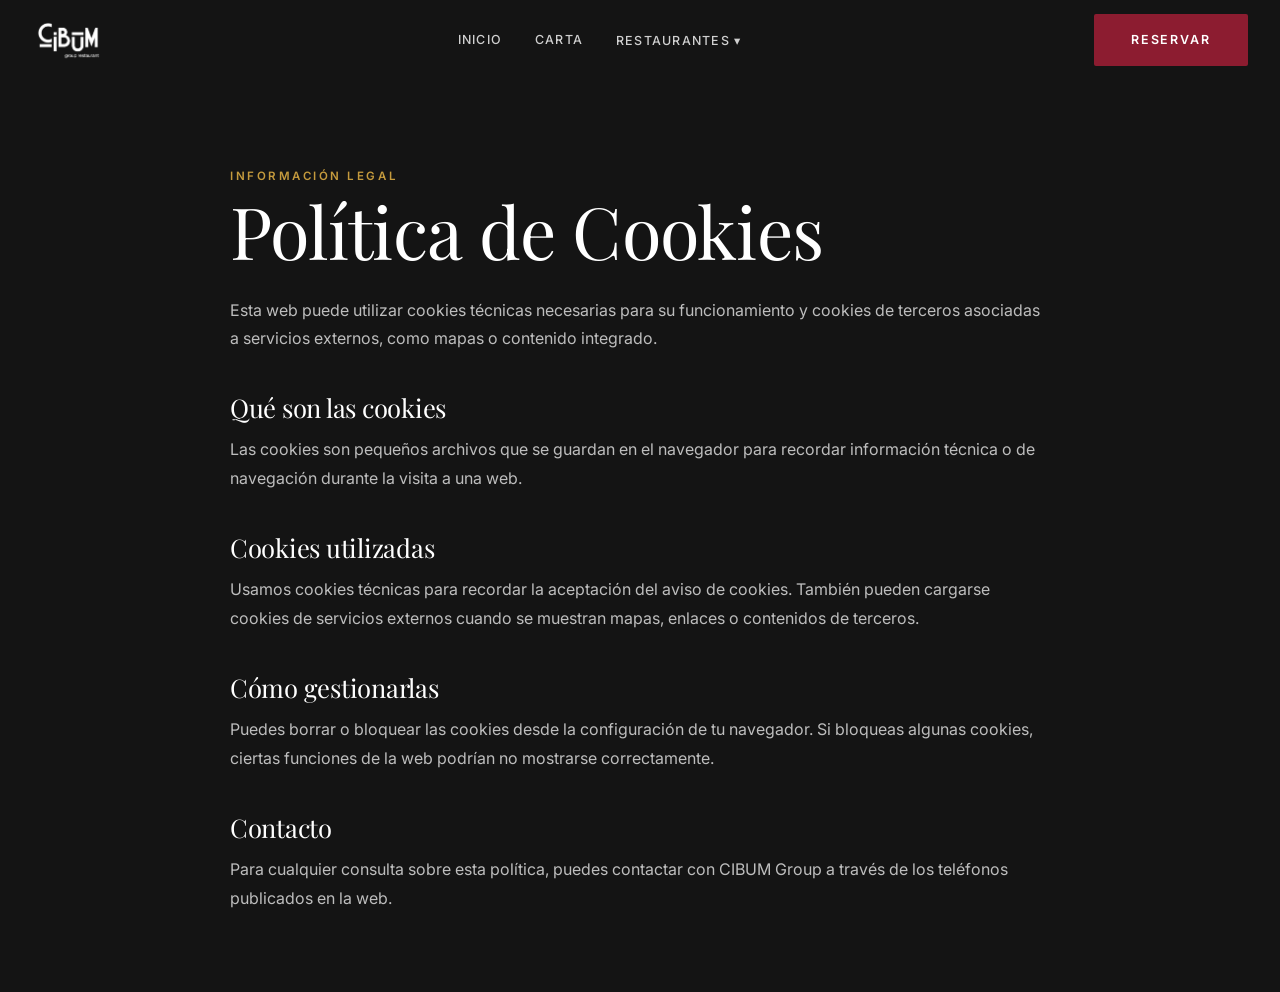
<file: politica-cookies.html>
<!DOCTYPE html>
<html lang="es">
<head>
  <meta charset="UTF-8">
  <meta name="viewport" content="width=device-width, initial-scale=1.0">
  <title>Política de Cookies | CIBUM Group</title>
  <meta name="description" content="Información sobre el uso de cookies en la web de CIBUM Group.">
  <link rel="icon" href="images/icono-1-150x150.png" type="image/png">
  <link rel="stylesheet" href="css/style.css">
  <style>
    .legal-page {
      padding: calc(var(--nav-height) + 5rem) 0 5rem;
      background: var(--color-dark);
      min-height: 100vh;
    }
    .legal-content {
      max-width: 820px;
      margin: 0 auto;
      color: rgba(255,255,255,0.72);
      line-height: 1.8;
    }
    .legal-content h1,
    .legal-content h2 {
      color: var(--color-white);
      font-family: var(--font-display);
      font-weight: 400;
    }
    .legal-content h1 {
      font-size: clamp(2.5rem, 6vw, 4.5rem);
      margin-bottom: 1.5rem;
    }
    .legal-content h2 {
      font-size: 1.6rem;
      margin: 2.5rem 0 0.8rem;
    }
    .legal-content a { color: var(--color-gold); }
  </style>
</head>
<body>
  <nav class="navbar">
    <div class="navbar__inner">
      <a href="index.html" class="navbar__logo">
        <img src="images/cibum-logo-1.png" alt="CIBUM Group">
      </a>
      <div class="navbar__links">
        <a href="index.html" class="navbar__link">Inicio</a>
        <a href="carta.html" class="navbar__link">Carta</a>
        <div class="navbar__dropdown">
          <a href="cornella.html" class="navbar__link">Restaurantes &#9662;</a>
          <div class="navbar__dropdown-menu">
            <a href="cornella.html" class="navbar__dropdown-item">Cornellà</a>
            <a href="sant-boi.html" class="navbar__dropdown-item">Sant Boi</a>
          </div>
        </div>
      </div>
      <a href="tel:722603411" class="btn btn--primary navbar__cta">Reservar</a>
    </div>
  </nav>

  <main class="legal-page">
    <div class="container">
      <article class="legal-content">
        <span class="eyebrow">Información legal</span>
        <h1>Política de Cookies</h1>
        <p>Esta web puede utilizar cookies técnicas necesarias para su funcionamiento y cookies de terceros asociadas a servicios externos, como mapas o contenido integrado.</p>

        <h2>Qué son las cookies</h2>
        <p>Las cookies son pequeños archivos que se guardan en el navegador para recordar información técnica o de navegación durante la visita a una web.</p>

        <h2>Cookies utilizadas</h2>
        <p>Usamos cookies técnicas para recordar la aceptación del aviso de cookies. También pueden cargarse cookies de servicios externos cuando se muestran mapas, enlaces o contenidos de terceros.</p>

        <h2>Cómo gestionarlas</h2>
        <p>Puedes borrar o bloquear las cookies desde la configuración de tu navegador. Si bloqueas algunas cookies, ciertas funciones de la web podrían no mostrarse correctamente.</p>

        <h2>Contacto</h2>
        <p>Para cualquier consulta sobre esta política, puedes contactar con CIBUM Group a través de los teléfonos publicados en la web.</p>
      </article>
    </div>
  </main>
</body>
</html>
</file>
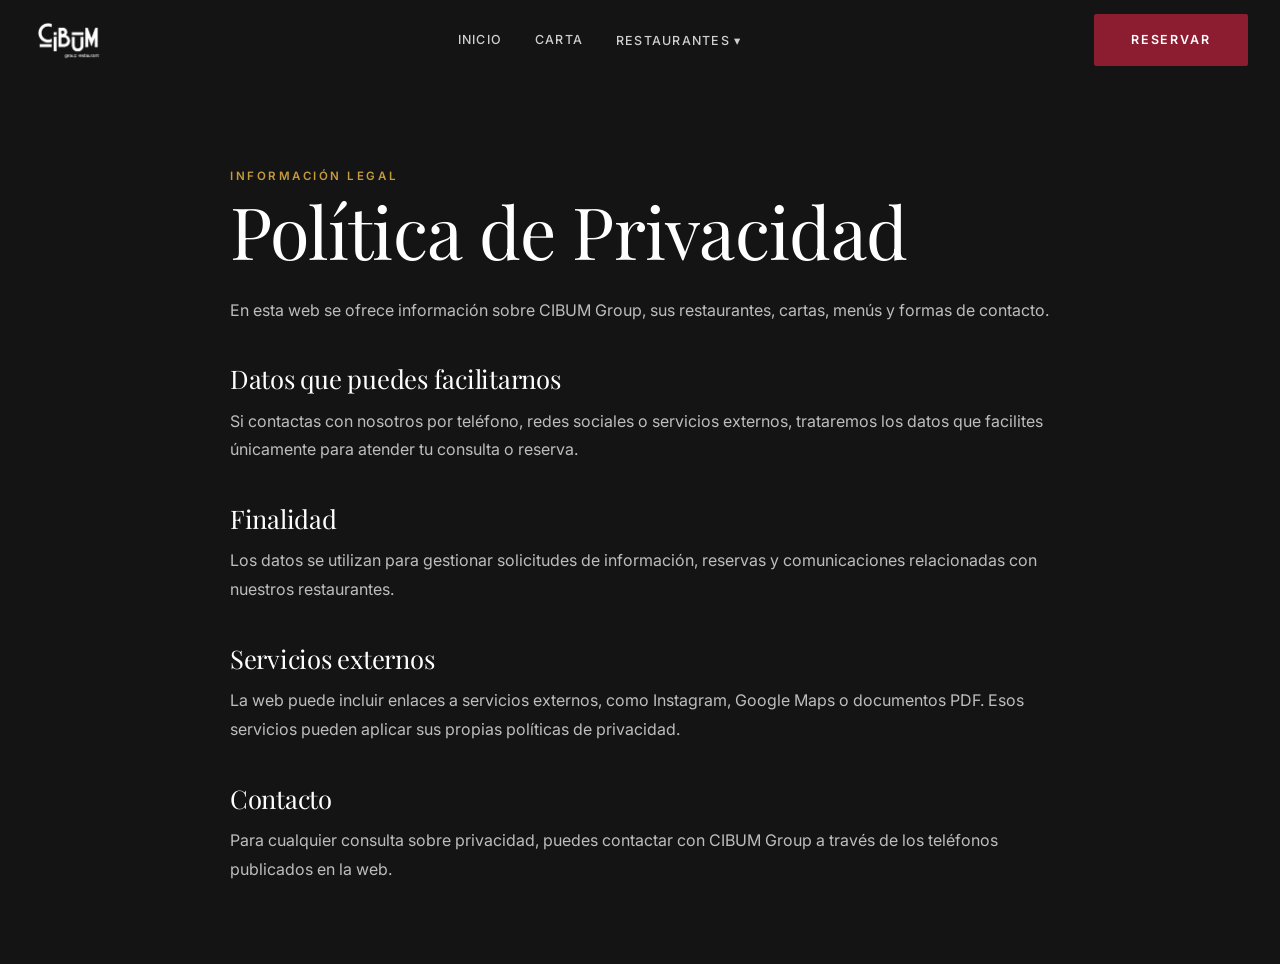
<file: politica-privacidad.html>
<!DOCTYPE html>
<html lang="es">
<head>
  <meta charset="UTF-8">
  <meta name="viewport" content="width=device-width, initial-scale=1.0">
  <title>Política de Privacidad | CIBUM Group</title>
  <meta name="description" content="Información sobre privacidad y tratamiento de datos en la web de CIBUM Group.">
  <link rel="icon" href="images/icono-1-150x150.png" type="image/png">
  <link rel="stylesheet" href="css/style.css">
  <style>
    .legal-page {
      padding: calc(var(--nav-height) + 5rem) 0 5rem;
      background: var(--color-dark);
      min-height: 100vh;
    }
    .legal-content {
      max-width: 820px;
      margin: 0 auto;
      color: rgba(255,255,255,0.72);
      line-height: 1.8;
    }
    .legal-content h1,
    .legal-content h2 {
      color: var(--color-white);
      font-family: var(--font-display);
      font-weight: 400;
    }
    .legal-content h1 {
      font-size: clamp(2.5rem, 6vw, 4.5rem);
      margin-bottom: 1.5rem;
    }
    .legal-content h2 {
      font-size: 1.6rem;
      margin: 2.5rem 0 0.8rem;
    }
    .legal-content a { color: var(--color-gold); }
  </style>
</head>
<body>
  <nav class="navbar">
    <div class="navbar__inner">
      <a href="index.html" class="navbar__logo">
        <img src="images/cibum-logo-1.png" alt="CIBUM Group">
      </a>
      <div class="navbar__links">
        <a href="index.html" class="navbar__link">Inicio</a>
        <a href="carta.html" class="navbar__link">Carta</a>
        <div class="navbar__dropdown">
          <a href="cornella.html" class="navbar__link">Restaurantes &#9662;</a>
          <div class="navbar__dropdown-menu">
            <a href="cornella.html" class="navbar__dropdown-item">Cornellà</a>
            <a href="sant-boi.html" class="navbar__dropdown-item">Sant Boi</a>
          </div>
        </div>
      </div>
      <a href="tel:722603411" class="btn btn--primary navbar__cta">Reservar</a>
    </div>
  </nav>

  <main class="legal-page">
    <div class="container">
      <article class="legal-content">
        <span class="eyebrow">Información legal</span>
        <h1>Política de Privacidad</h1>
        <p>En esta web se ofrece información sobre CIBUM Group, sus restaurantes, cartas, menús y formas de contacto.</p>

        <h2>Datos que puedes facilitarnos</h2>
        <p>Si contactas con nosotros por teléfono, redes sociales o servicios externos, trataremos los datos que facilites únicamente para atender tu consulta o reserva.</p>

        <h2>Finalidad</h2>
        <p>Los datos se utilizan para gestionar solicitudes de información, reservas y comunicaciones relacionadas con nuestros restaurantes.</p>

        <h2>Servicios externos</h2>
        <p>La web puede incluir enlaces a servicios externos, como Instagram, Google Maps o documentos PDF. Esos servicios pueden aplicar sus propias políticas de privacidad.</p>

        <h2>Contacto</h2>
        <p>Para cualquier consulta sobre privacidad, puedes contactar con CIBUM Group a través de los teléfonos publicados en la web.</p>
      </article>
    </div>
  </main>
</body>
</html>
</file>
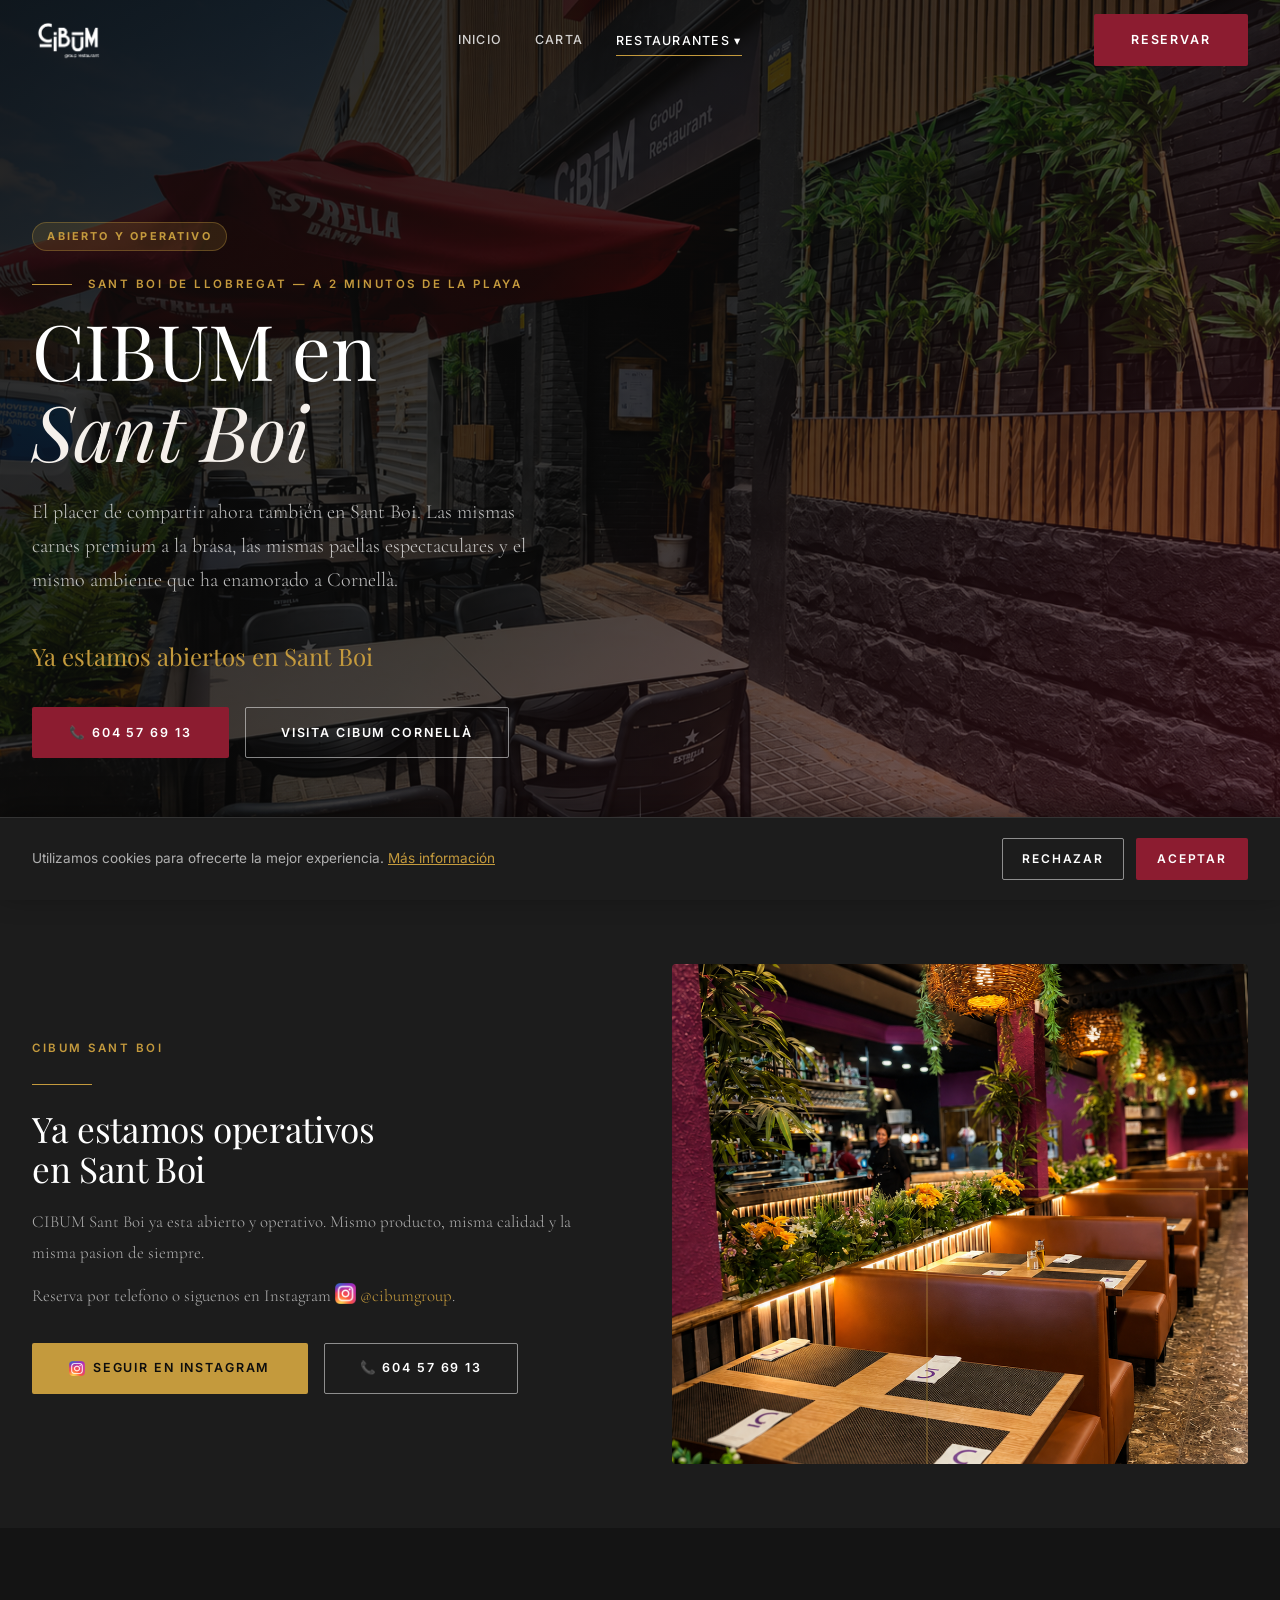
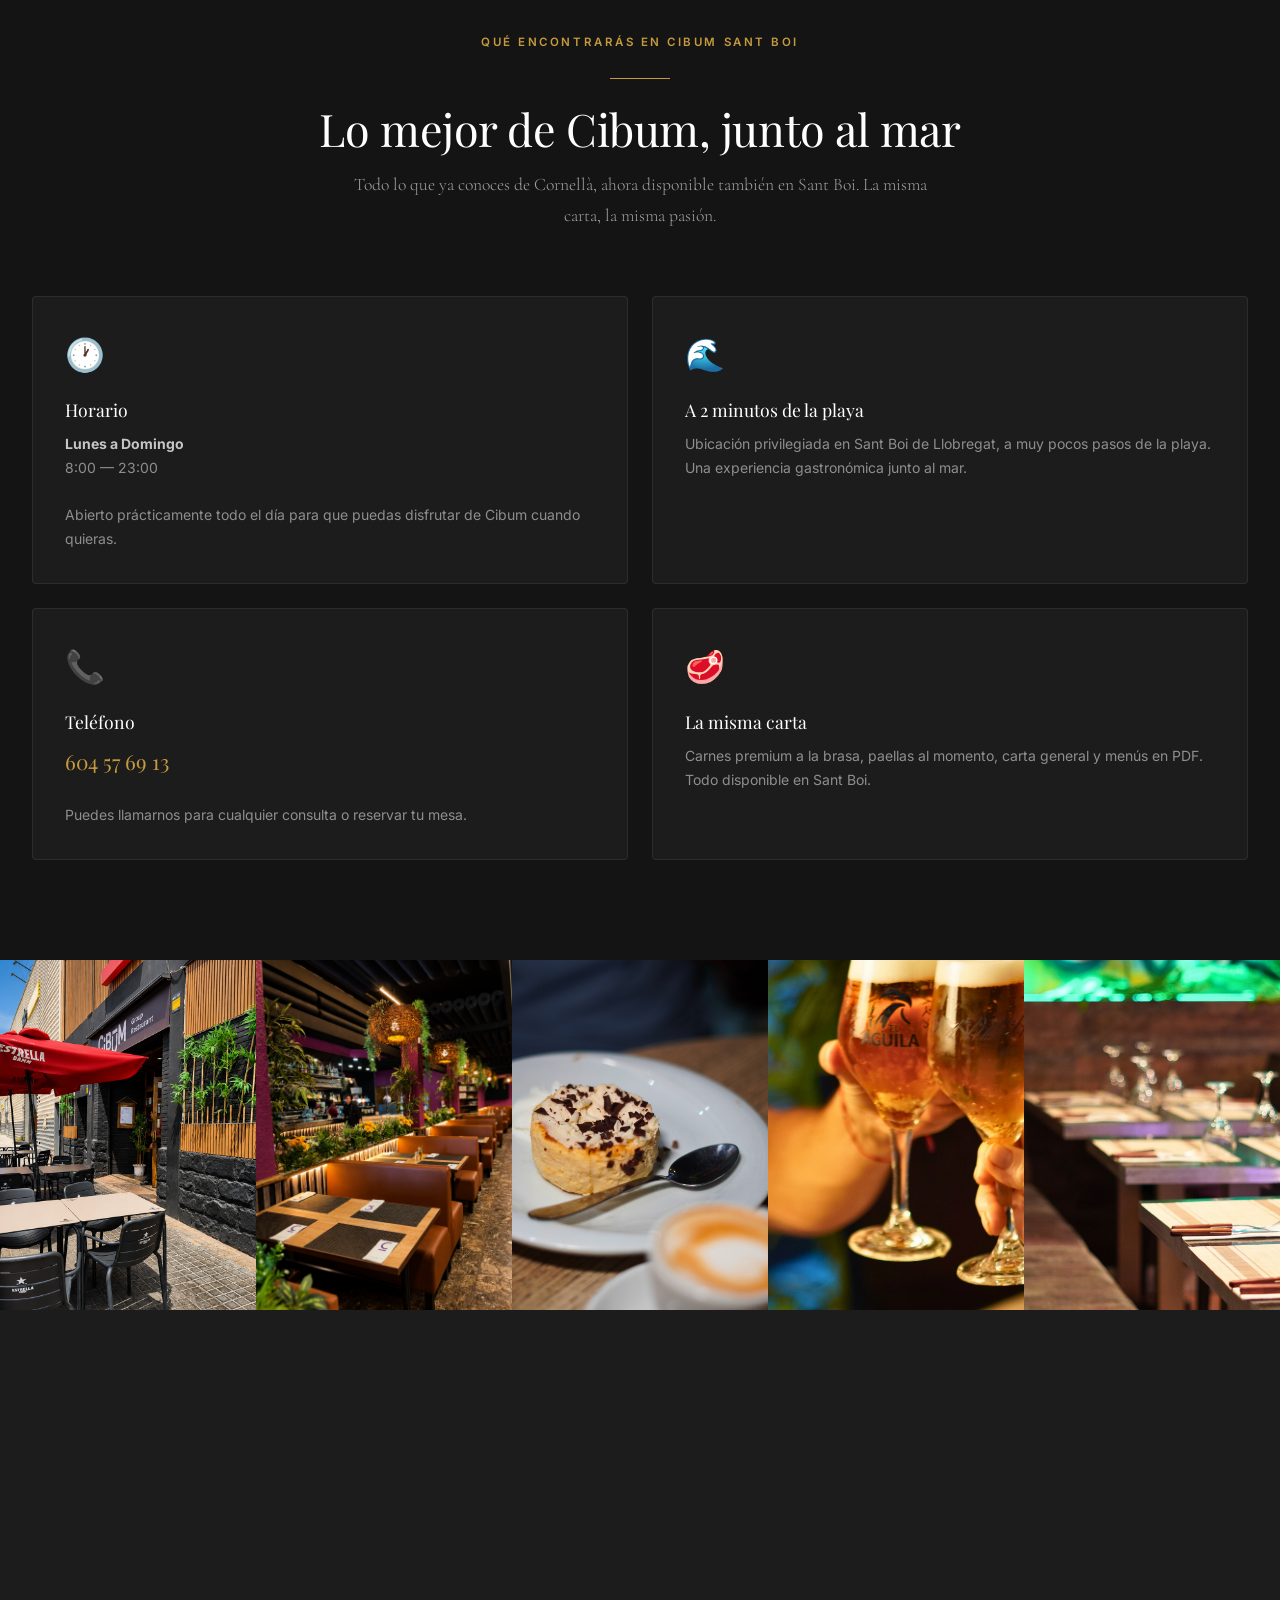
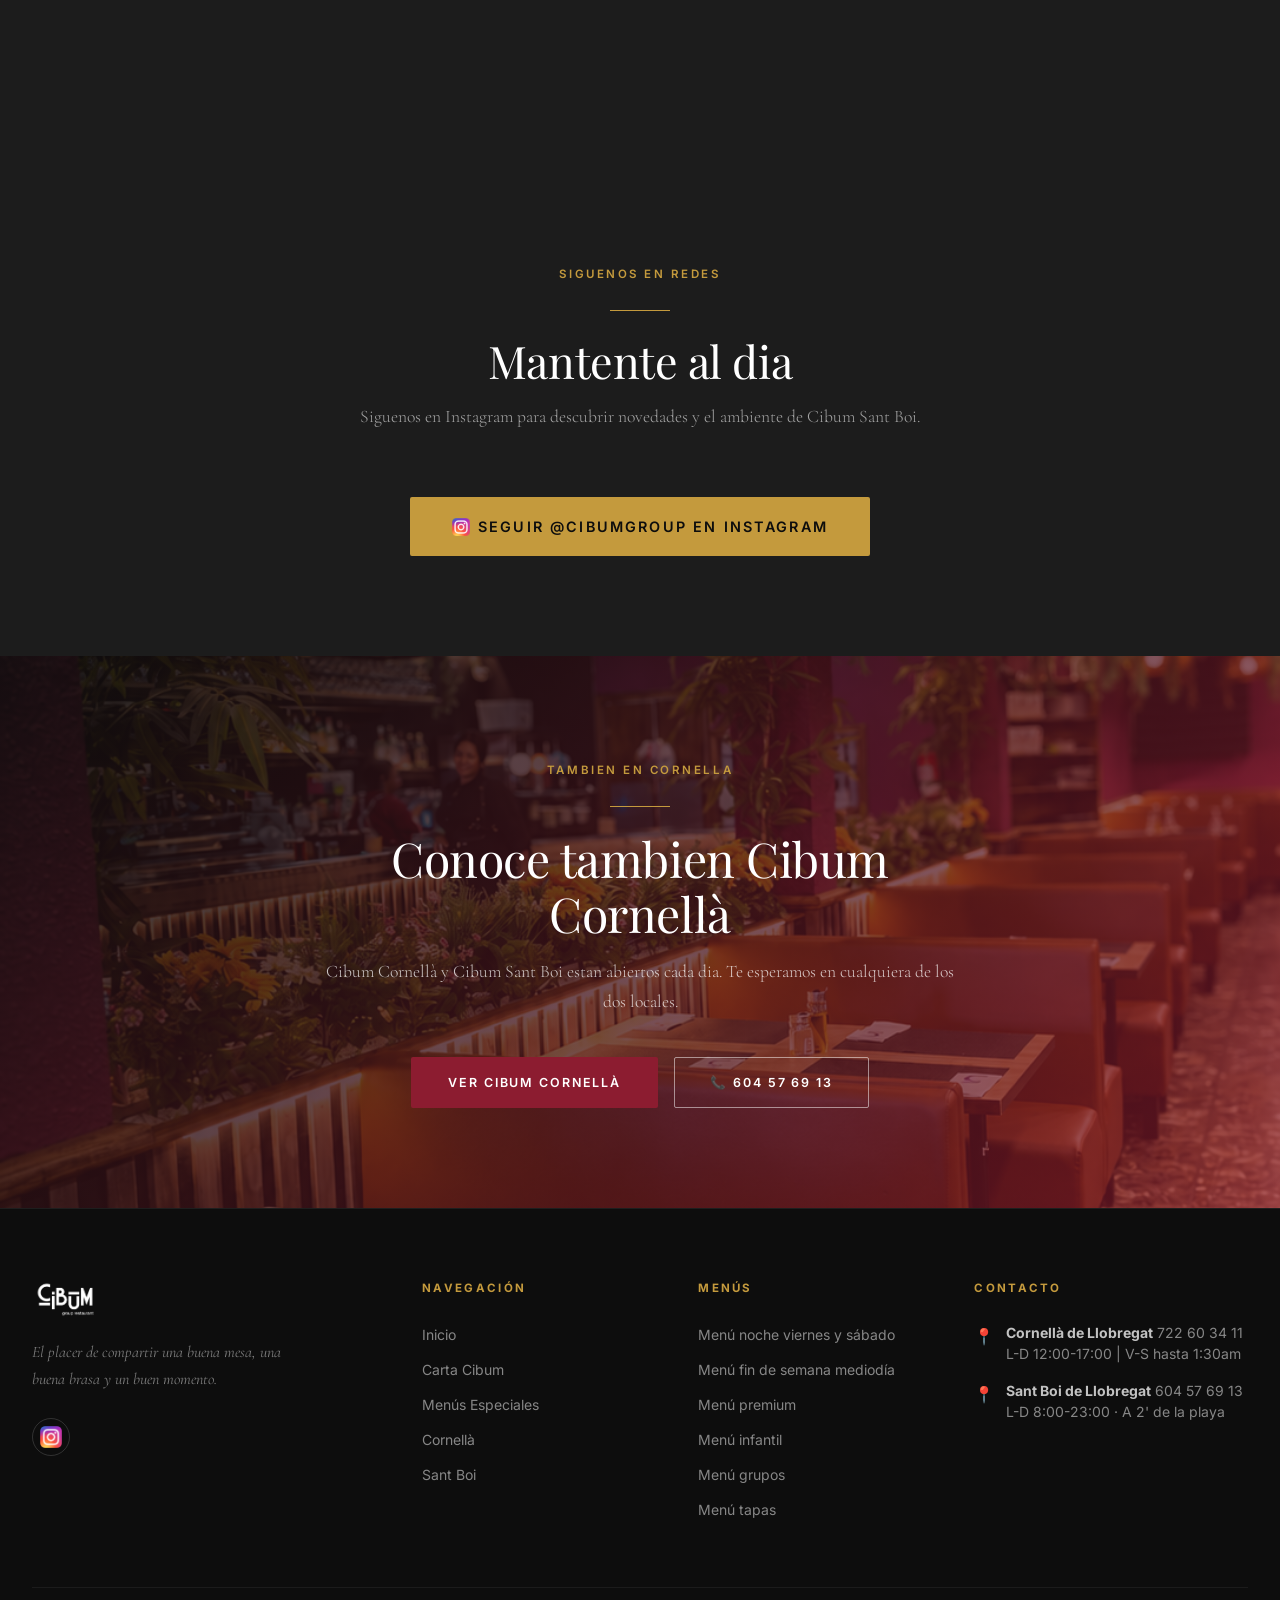
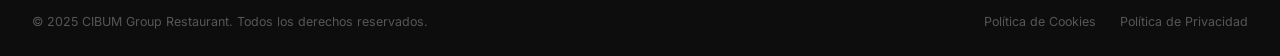
<file: sant-boi.html>
<!DOCTYPE html>
<html lang="es">
<head>
  <meta charset="UTF-8">
  <meta name="viewport" content="width=device-width, initial-scale=1.0">
  <title>CIBUM Sant Boi | Abierto en Sant Boi de Llobregat</title>
  <meta name="description" content="Cibum Sant Boi ya esta abierto y operativo. Restaurante especialista en carnes premium, paellas y tapas. Tel: 604 57 69 13.">
  <link rel="icon" href="images/icono-1-150x150.png" type="image/png">
  <link rel="stylesheet" href="css/style.css">
  <style>
    /* Coming Soon Hero */
    .hero-santboi {
      position: relative;
      height: 100vh;
      min-height: 600px;
      display: flex;
      align-items: center;
      overflow: hidden;
    }
    .hero-santboi__bg {
      position: absolute;
      inset: 0;
      background-image: url('images/sant-boi-exterior.png');
      background-size: cover;
      background-position: center;
      filter: brightness(0.6);
      transform: scale(1.05);
    }
    .hero-santboi__overlay {
      position: absolute;
      inset: 0;
      background: linear-gradient(
        135deg,
        rgba(13,13,13,0.85) 0%,
        rgba(13,13,13,0.60) 50%,
        rgba(140,28,48,0.30) 100%
      );
    }
    .hero-santboi__content {
      position: relative;
      z-index: 2;
      width: 100%;
      max-width: 1280px;
      margin: 0 auto;
      padding: 0 2rem;
      padding-top: var(--nav-height);
    }

    /* Countdown */
    .countdown {
      display: flex;
      gap: 1.5rem;
      margin: 2rem 0;
      flex-wrap: wrap;
    }
    .countdown-block {
      text-align: center;
      background: rgba(255,255,255,0.08);
      backdrop-filter: blur(10px);
      border: 1px solid rgba(255,255,255,0.12);
      border-radius: 4px;
      padding: 1.25rem 1.75rem;
      min-width: 90px;
    }
    .countdown-block__num {
      font-family: var(--font-display);
      font-size: 2.5rem;
      font-weight: 600;
      color: var(--color-gold);
      line-height: 1;
    }
    .countdown-block__label {
      font-size: 0.65rem;
      font-weight: 700;
      letter-spacing: 0.18em;
      text-transform: uppercase;
      color: rgba(255,255,255,0.5);
      margin-top: 0.4rem;
    }

    /* Info preview */
    .preview-info {
      display: grid;
      grid-template-columns: 1fr 1fr;
      gap: 1.5rem;
    }
    .preview-card {
      background: var(--color-dark-2);
      border: 1px solid rgba(255,255,255,0.07);
      border-radius: 4px;
      padding: 2rem;
      transition: border-color 0.3s;
    }
    .preview-card:hover {
      border-color: rgba(196,154,61,0.25);
    }
    .preview-card__icon {
      font-size: 2rem;
      color: var(--color-gold);
      margin-bottom: 1rem;
    }
    .preview-card__title {
      font-family: var(--font-display);
      font-size: 1.1rem;
      color: var(--color-white);
      margin-bottom: 0.5rem;
    }
    .preview-card__text {
      font-size: 0.875rem;
      color: rgba(255,255,255,0.5);
      line-height: 1.7;
    }

    /* Notification form */
    .notify-form {
      display: flex;
      gap: 0.75rem;
      max-width: 480px;
      margin: 0 auto;
    }
    .notify-input {
      flex: 1;
      background: rgba(255,255,255,0.07);
      border: 1px solid rgba(255,255,255,0.15);
      color: white;
      padding: 0.85rem 1.25rem;
      font-size: 0.875rem;
      border-radius: 2px;
      outline: none;
      transition: border-color 0.2s;
    }
    .notify-input::placeholder { color: rgba(255,255,255,0.35); }
    .notify-input:focus { border-color: var(--color-gold); }

    @media (max-width: 768px) {
      .preview-info { grid-template-columns: 1fr; }
      .countdown { gap: 0.75rem; }
      .countdown-block { padding: 1rem 1.25rem; min-width: 70px; }
      .countdown-block__num { font-size: 2rem; }
      .notify-form { flex-direction: column; }
    }
  </style>
</head>
<body>

  <!-- Page Loader -->
  <div class="page-loader">
    <img src="images/cibum-logo-1.png" alt="Cibum" class="page-loader__logo">
    <div class="page-loader__bar"></div>
  </div>

  <!-- Navigation -->
  <nav class="navbar">
    <div class="navbar__inner">
      <a href="index.html" class="navbar__logo">
        <img src="images/cibum-logo-1.png" alt="CIBUM Group">
      </a>
      <div class="navbar__links">
        <a href="index.html" class="navbar__link">Inicio</a>
        <a href="carta.html" class="navbar__link">Carta</a>
        <div class="navbar__dropdown">
          <a href="cornella.html" class="navbar__link active">Restaurantes &#9662;</a>
          <div class="navbar__dropdown-menu">
            <a href="cornella.html" class="navbar__dropdown-item">Cornellà</a>
            <a href="sant-boi.html" class="navbar__dropdown-item">Sant Boi</a>
          </div>
        </div>
      </div>
      <a href="tel:604576913" class="btn btn--primary navbar__cta">Reservar</a>
      <button class="navbar__hamburger" aria-label="Menú">
        <span></span><span></span><span></span>
      </button>
    </div>
  </nav>

  <!-- Mobile Menu -->
  <div class="navbar__mobile">
    <a href="index.html" class="navbar__mobile-link">Inicio</a>
    <a href="carta.html" class="navbar__mobile-link">Carta</a>
    <a href="cornella.html" class="navbar__mobile-link">Cornellà</a>
    <a href="sant-boi.html" class="navbar__mobile-link">Sant Boi</a>
    <a href="tel:604576913" class="btn btn--primary navbar__mobile-cta">&#128222; Sant Boi</a>
  </div>

  <!-- Hero -->
  <section class="hero-santboi">
    <div class="hero-santboi__bg"></div>
    <div class="hero-santboi__overlay"></div>
    <div class="hero-santboi__content">
      <span class="badge-soon" style="margin-bottom: 1.5rem; display: inline-block;">Abierto y operativo</span>
      <div class="hero__eyebrow" style="margin-bottom: 1rem;">
        <span class="eyebrow">Sant Boi de Llobregat — A 2 minutos de la playa</span>
      </div>
      <h1 class="hero__title">
        CIBUM en<br><em>Sant Boi</em>
      </h1>
      <p class="hero__subtitle">
        El placer de compartir ahora también en Sant Boi. Las mismas carnes premium a la brasa, las mismas paellas espectaculares y el mismo ambiente que ha enamorado a Cornellà.
      </p>

      <!-- Countdown -->
      <div class="countdown" id="countdown">
        <div style="font-family:var(--font-display); font-size:1.5rem; color:var(--color-gold);">
          Ya estamos abiertos en Sant Boi
        </div>
      </div>

      <div class="hero__actions">
        <a href="tel:604576913" class="btn btn--primary">&#128222; 604 57 69 13</a>
        <a href="cornella.html" class="btn btn--outline">Visita Cibum Cornellà</a>
      </div>
    </div>
    <div class="hero__scroll">
      <div class="hero__scroll-line"></div>
      <span>Scroll</span>
    </div>
  </section>

  <!-- Sant Boi Info -->
  <section style="background: var(--color-dark-2); padding: 4rem 0;">
    <div class="container">
      <div class="two-col">
        <div class="two-col__content reveal">
          <span class="eyebrow">Cibum Sant Boi</span>
          <div class="divider divider--left"></div>
          <h2 class="section-title" style="text-align:left; font-size: 2.2rem;">Ya estamos operativos<br>en Sant Boi</h2>
          <p class="two-col__text">
            CIBUM Sant Boi ya esta abierto y operativo. Mismo producto, misma calidad y la misma pasion de siempre.
          </p>
          <p class="two-col__text" style="margin-top: 0.75rem;">
            Reserva por telefono o siguenos en Instagram <a href="https://www.instagram.com/cibumgroup/" target="_blank" style="color: var(--color-gold);"><img src="images/Instagram_logo_2016.svg.webp" alt="" class="instagram-logo-icon"> @cibumgroup</a>.
          </p>
          <div class="two-col__actions">
            <a href="https://www.instagram.com/cibumgroup/" target="_blank" class="btn btn--gold"><img src="images/Instagram_logo_2016.svg.webp" alt="" class="instagram-logo-icon"> Seguir en Instagram</a>
            <a href="tel:604576913" class="btn btn--outline">&#128222; 604 57 69 13</a>
          </div>
        </div>
        <div class="two-col__image two-col__image--frame reveal reveal-delay-2">
          <img src="images/sant-boi-interior.png" alt="Cibum Sant Boi">
        </div>
      </div>
    </div>
  </section>

  <!-- What to expect -->
  <section class="section section--dark">
    <div class="container">
      <div class="section-header section-header--center reveal">
        <span class="eyebrow">Qué encontrarás en Cibum Sant Boi</span>
        <div class="divider"></div>
        <h2 class="section-title">Lo mejor de Cibum, junto al mar</h2>
        <p class="section-subtitle">Todo lo que ya conoces de Cornellà, ahora disponible también en Sant Boi. La misma carta, la misma pasión.</p>
      </div>

      <div class="preview-info reveal">
        <div class="preview-card">
          <div class="preview-card__icon">&#128336;</div>
          <div class="preview-card__title">Horario</div>
          <p class="preview-card__text">
            <strong style="color:rgba(255,255,255,0.75);">Lunes a Domingo</strong><br>
            8:00 — 23:00<br><br>
            Abierto prácticamente todo el día para que puedas disfrutar de Cibum cuando quieras.
          </p>
        </div>
        <div class="preview-card">
          <div class="preview-card__icon">&#127754;</div>
          <div class="preview-card__title">A 2 minutos de la playa</div>
          <p class="preview-card__text">
            Ubicación privilegiada en Sant Boi de Llobregat, a muy pocos pasos de la playa. Una experiencia gastronómica junto al mar.
          </p>
        </div>
        <div class="preview-card">
          <div class="preview-card__icon">&#128222;</div>
          <div class="preview-card__title">Teléfono</div>
          <p class="preview-card__text">
            <a href="tel:604576913" style="font-size: 1.3rem; font-family: var(--font-display); color: var(--color-gold);">604 57 69 13</a><br><br>
            Puedes llamarnos para cualquier consulta o reservar tu mesa.
          </p>
        </div>
        <div class="preview-card">
          <div class="preview-card__icon">&#x1F969;</div>
          <div class="preview-card__title">La misma carta</div>
          <p class="preview-card__text">
            Carnes premium a la brasa, paellas al momento, carta general y menús en PDF. Todo disponible en Sant Boi.
          </p>
        </div>
      </div>
    </div>
  </section>

  <!-- Image gallery of the area / preview -->
  <div class="image-strip" style="height: 350px;">
    <div class="image-strip__item"><img src="images/sant-boi-exterior.png" alt="Terraza Sant Boi"></div>
    <div class="image-strip__item"><img src="images/sant-boi-interior.png" alt="Interior Sant Boi"></div>
    <div class="image-strip__item"><img src="images/7.jpg" alt="Cibum"></div>
    <div class="image-strip__item"><img src="images/10-1.jpg" alt="Cibum"></div>
    <div class="image-strip__item"><img src="images/13-1.jpg" alt="Cibum"></div>
  </div>

  <!-- Mapa -->
  <section style="background: var(--color-dark-2);">
    <div style="width:100%; height: 450px; overflow:hidden; position: relative;">
      <iframe
        src="https://www.google.com/maps/embed?pb=!1m18!1m12!1m3!1d2995.994628178194!2d2.0331611125794615!3d41.33073017118738!2m3!1f0!2f0!3f0!3m2!1i1024!2i768!4f13.1!3m3!1m2!1s0x12a49d28a0de5821%3A0x2ae4079b46112329!2sCIBUM%20GROUP%20SANT%20BOI!5e0!3m2!1ses!2ses!4v1774457868143!5m2!1ses!2ses"
        width="100%" height="450" style="border:0;" allowfullscreen="" loading="lazy" referrerpolicy="no-referrer-when-downgrade"></iframe>
    </div>
  </section>

  <!-- Notify CTA -->
  <section class="section section--dark2">
    <div class="container">
      <div class="section-header section-header--center reveal">
        <span class="eyebrow">Siguenos en redes</span>
        <div class="divider"></div>
        <h2 class="section-title">Mantente al dia</h2>
        <p class="section-subtitle">Siguenos en Instagram para descubrir novedades y el ambiente de Cibum Sant Boi.</p>
      </div>
      <div style="text-align: center;" class="reveal">
        <a href="https://www.instagram.com/cibumgroup/" target="_blank" class="btn btn--gold" style="font-size: 0.9rem; padding: 1rem 2.5rem;">
          <img src="images/Instagram_logo_2016.svg.webp" alt="" class="instagram-logo-icon"> Seguir @cibumgroup en Instagram
        </a>
      </div>
    </div>
  </section>

  <!-- Cornellà CTA -->
  <div class="cta-banner">
    <div class="cta-banner__bg" style="background-image: url('images/sant-boi-interior.png');"></div>
    <div class="cta-banner__overlay"></div>
    <div class="cta-banner__content reveal">
      <span class="eyebrow">Tambien en Cornella</span>
      <div class="divider"></div>
      <h2 class="cta-banner__title">Conoce tambien Cibum Cornellà</h2>
      <p class="cta-banner__text">Cibum Cornellà y Cibum Sant Boi estan abiertos cada dia. Te esperamos en cualquiera de los dos locales.</p>
      <div class="cta-banner__actions">
        <a href="cornella.html" class="btn btn--primary">Ver Cibum Cornellà</a>
        <a href="tel:604576913" class="btn btn--outline">&#128222; 604 57 69 13</a>
      </div>
    </div>
  </div>

  <!-- Footer -->
  <footer class="footer">
    <div class="container">
      <div class="footer__grid">
        <div>
          <img src="images/cibum-logo-1.png" alt="CIBUM Group" class="footer__logo">
          <p class="footer__tagline">El placer de compartir una buena mesa, una buena brasa y un buen momento.</p>
          <div class="footer__social">
            <a href="https://www.instagram.com/cibumgroup/" target="_blank" class="footer__social-link" aria-label="Instagram"><img src="images/Instagram_logo_2016.svg.webp" alt="" class="instagram-logo-icon"></a>
          </div>
        </div>
        <div>
          <div class="footer__col-title">Navegación</div>
          <ul class="footer__links">
            <li><a href="index.html" class="footer__link">Inicio</a></li>
            <li><a href="carta.html" class="footer__link">Carta Cibum</a></li>
            <li><a href="menus.html" class="footer__link">Menús Especiales</a></li>
            <li><a href="cornella.html" class="footer__link">Cornellà</a></li>
            <li><a href="sant-boi.html" class="footer__link">Sant Boi</a></li>
          </ul>
        </div>
        <div>
          <div class="footer__col-title">Menús</div>
          <ul class="footer__links">
            <li><a href="carta.html" class="footer__link">Menú noche viernes y sábado</a></li>
            <li><a href="carta.html" class="footer__link">Menú fin de semana mediodía</a></li>
            <li><a href="carta.html" class="footer__link">Menú premium</a></li>
            <li><a href="carta.html" class="footer__link">Menú infantil</a></li>
            <li><a href="carta.html" class="footer__link">Menú grupos</a></li>
            <li><a href="carta.html" class="footer__link">Menú tapas</a></li>
          </ul>
        </div>
        <div>
          <div class="footer__col-title">Contacto</div>
          <div class="footer__contact-item">
            <span class="footer__contact-icon">&#128205;</span>
            <div class="footer__contact-text">
              <strong style="color: rgba(255,255,255,0.75);">Cornellà de Llobregat</strong>
              <a href="tel:722603411">722 60 34 11</a><br>
              L-D 12:00-17:00 | V-S hasta 1:30am
            </div>
          </div>
          <div class="footer__contact-item">
            <span class="footer__contact-icon">&#128205;</span>
            <div class="footer__contact-text">
              <strong style="color: rgba(255,255,255,0.75);">Sant Boi de Llobregat</strong>
              <a href="tel:604576913">604 57 69 13</a><br>
              L-D 8:00-23:00 · A 2' de la playa
            </div>
          </div>
        </div>
      </div>
      <div class="footer__bottom">
        <p class="footer__copyright">&copy; 2025 CIBUM Group Restaurant. Todos los derechos reservados.</p>
        <div class="footer__legal">
          <a href="politica-cookies.html" class="footer__legal-link">Política de Cookies</a>
          <a href="politica-privacidad.html" class="footer__legal-link">Política de Privacidad</a>
        </div>
      </div>
    </div>
  </footer>

  <!-- Floating CTA -->
  <div class="floating-cta">
    <a href="tel:604576913" class="floating-cta__btn">&#128222; <span>604 57 69 13</span></a>
  </div>

  <!-- Cookie Banner -->
  <div class="cookie-banner" style="display:none;">
    <p class="cookie-banner__text">Utilizamos cookies para ofrecerte la mejor experiencia. <a href="politica-cookies.html">Más información</a></p>
    <div class="cookie-banner__actions">
      <button class="btn btn--outline cookie-reject" style="padding: 0.6rem 1.2rem; font-size: 0.75rem;">Rechazar</button>
      <button class="btn btn--primary cookie-accept" style="padding: 0.6rem 1.2rem; font-size: 0.75rem;">Aceptar</button>
    </div>
  </div>

  <script src="js/main.js"></script>
</body>
</html>
</file>
<file: css/style.css>
/* ==========================================
   CIBUM GROUP - Premium Restaurant Website
   Shared Stylesheet
   ========================================== */

/* --- Google Fonts Import --- */
@import url('https://fonts.googleapis.com/css2?family=Playfair+Display:ital,wght@0,400;0,500;0,600;0,700;1,400;1,500&family=Inter:wght@300;400;500;600&family=Cormorant+Garamond:ital,wght@0,300;0,400;0,500;1,300;1,400&display=swap');

/* --- CSS Custom Properties --- */
:root {
  --color-brand:       #8C1C30;
  --color-brand-dark:  #5E1020;
  --color-brand-light: #B8253F;
  --color-gold:        #C49A3D;
  --color-gold-light:  #D4B060;
  --color-black:       #0D0D0D;
  --color-dark:        #141414;
  --color-dark-2:      #1C1C1C;
  --color-dark-3:      #242424;
  --color-gray:        #6B6B6B;
  --color-gray-light:  #A0A0A0;
  --color-off-white:   #F5F0EB;
  --color-white:       #FFFFFF;

  --font-display:  'Playfair Display', Georgia, serif;
  --font-elegant:  'Cormorant Garamond', Georgia, serif;
  --font-body:     'Inter', system-ui, sans-serif;

  --nav-height: 80px;
  --transition: 0.35s cubic-bezier(0.4, 0, 0.2, 1);
  --radius: 2px;
  --radius-lg: 4px;

  --shadow-sm:  0 2px 12px rgba(0,0,0,0.15);
  --shadow-md:  0 8px 32px rgba(0,0,0,0.25);
  --shadow-lg:  0 20px 60px rgba(0,0,0,0.40);
  --shadow-xl:  0 30px 80px rgba(0,0,0,0.55);
}

/* --- Reset & Base --- */
*, *::before, *::after { box-sizing: border-box; margin: 0; padding: 0; }

html {
  scroll-behavior: smooth;
  font-size: 16px;
}

body {
  font-family: var(--font-body);
  background: var(--color-black);
  color: var(--color-off-white);
  line-height: 1.6;
  overflow-x: hidden;
  -webkit-font-smoothing: antialiased;
}

img { display: block; max-width: 100%; height: auto; }
a { text-decoration: none; color: inherit; }
button { cursor: pointer; border: none; background: none; font: inherit; }
ul, ol { list-style: none; }

/* --- Typography --- */
h1, h2, h3, h4 {
  font-family: var(--font-display);
  line-height: 1.15;
  font-weight: 500;
  letter-spacing: -0.01em;
}

.eyebrow {
  font-family: var(--font-body);
  font-size: 0.72rem;
  font-weight: 600;
  letter-spacing: 0.22em;
  text-transform: uppercase;
  color: var(--color-gold);
}

/* --- Utility Classes --- */
.container {
  max-width: 1280px;
  margin: 0 auto;
  padding: 0 2rem;
}

.container--narrow {
  max-width: 900px;
  margin: 0 auto;
  padding: 0 2rem;
}

.section {
  padding: 100px 0;
}

.section--dark { background: var(--color-dark); }
.section--darker { background: var(--color-black); }
.section--dark2 { background: var(--color-dark-2); }
.section--dark3 { background: var(--color-dark-3); }

.text-center { text-align: center; }
.text-gold { color: var(--color-gold); }
.text-brand { color: var(--color-brand-light); }

.divider {
  width: 60px;
  height: 1px;
  background: var(--color-gold);
  margin: 1.5rem auto;
}

.divider--left {
  margin-left: 0;
}

/* --- Buttons --- */
.btn {
  display: inline-flex;
  align-items: center;
  gap: 0.5rem;
  padding: 0.85rem 2.2rem;
  font-family: var(--font-body);
  font-size: 0.78rem;
  font-weight: 600;
  letter-spacing: 0.15em;
  text-transform: uppercase;
  transition: var(--transition);
  border-radius: var(--radius);
  cursor: pointer;
  white-space: nowrap;
}

.btn--primary {
  background: var(--color-brand);
  color: var(--color-white);
  border: 2px solid var(--color-brand);
}
.btn--primary:hover {
  background: var(--color-brand-light);
  border-color: var(--color-brand-light);
  transform: translateY(-2px);
  box-shadow: 0 8px 24px rgba(140, 28, 48, 0.45);
}

.btn--outline {
  background: transparent;
  color: var(--color-white);
  border: 1px solid rgba(255,255,255,0.5);
}
.btn--outline:hover {
  border-color: var(--color-white);
  background: rgba(255,255,255,0.08);
  transform: translateY(-2px);
}

.btn--gold {
  background: var(--color-gold);
  color: var(--color-black);
  border: 2px solid var(--color-gold);
}
.btn--gold:hover {
  background: var(--color-gold-light);
  border-color: var(--color-gold-light);
  transform: translateY(-2px);
  box-shadow: 0 8px 24px rgba(196, 154, 61, 0.4);
}

.btn--reserve-location {
  min-width: 280px;
  justify-content: center;
}

.instagram-logo-icon {
  width: 1.25em;
  height: 1.25em;
  flex-shrink: 0;
  object-fit: contain;
  display: inline-block;
  vertical-align: -0.2em;
}

.footer__social-link .instagram-logo-icon {
  width: 22px;
  height: 22px;
}

/* --- Navigation --- */
.navbar {
  position: fixed;
  top: 0;
  left: 0;
  right: 0;
  z-index: 1000;
  height: var(--nav-height);
  display: flex;
  align-items: center;
  transition: background 0.5s ease, box-shadow 0.5s ease, backdrop-filter 0.5s ease;
}

.navbar.scrolled {
  background: rgba(13, 13, 13, 0.97);
  backdrop-filter: blur(20px);
  -webkit-backdrop-filter: blur(20px);
  box-shadow: 0 1px 0 rgba(255,255,255,0.06);
}

.navbar__inner {
  width: 100%;
  max-width: 1360px;
  margin: 0 auto;
  padding: 0 2rem;
  display: flex;
  align-items: center;
  justify-content: space-between;
  gap: 2rem;
}

.navbar__logo {
  flex-shrink: 0;
  display: flex;
  align-items: center;
}

.navbar__logo img {
  height: 44px;
  width: auto;
  filter: brightness(0) invert(1);
  transition: var(--transition);
}

.navbar__logo img:hover {
  opacity: 0.8;
}

.navbar__links {
  display: flex;
  align-items: center;
  gap: 0.25rem;
}

.navbar__link {
  position: relative;
  padding: 0.5rem 0.9rem;
  font-size: 0.78rem;
  font-weight: 500;
  letter-spacing: 0.1em;
  text-transform: uppercase;
  color: rgba(255,255,255,0.8);
  transition: color var(--transition);
}

.navbar__link::after {
  content: '';
  position: absolute;
  bottom: 0;
  left: 0.9rem;
  right: 0.9rem;
  height: 1px;
  background: var(--color-gold);
  transform: scaleX(0);
  transition: transform var(--transition);
  transform-origin: left;
}

.navbar__link:hover,
.navbar__link.active {
  color: var(--color-white);
}

.navbar__link:hover::after,
.navbar__link.active::after {
  transform: scaleX(1);
}

/* Dropdown */
.navbar__dropdown {
  position: relative;
}

.navbar__dropdown::after {
  content: '';
  position: absolute;
  top: 100%;
  left: -12px;
  right: -12px;
  height: 12px;
}

.navbar__dropdown-menu {
  position: absolute;
  top: calc(100% + 12px);
  left: 50%;
  transform: translateX(-50%) translateY(-8px);
  background: var(--color-dark-2);
  border: 1px solid rgba(255,255,255,0.08);
  border-radius: var(--radius-lg);
  min-width: 200px;
  padding: 0.5rem 0;
  opacity: 0;
  pointer-events: none;
  transition: opacity 0.2s, transform 0.2s;
  box-shadow: var(--shadow-lg);
}

.navbar__dropdown:hover .navbar__dropdown-menu,
.navbar__dropdown-menu:hover {
  opacity: 1;
  pointer-events: all;
  transform: translateX(-50%) translateY(0);
}

.navbar__dropdown-item {
  display: block;
  padding: 0.6rem 1.2rem;
  font-size: 0.78rem;
  font-weight: 500;
  letter-spacing: 0.06em;
  text-transform: uppercase;
  color: rgba(255,255,255,0.75);
  transition: color var(--transition), background var(--transition);
}

.navbar__dropdown-item:hover {
  color: var(--color-white);
  background: rgba(255,255,255,0.05);
}

.navbar__cta {
  flex-shrink: 0;
}

.navbar__hamburger {
  display: none;
  flex-direction: column;
  gap: 5px;
  padding: 4px;
}

.navbar__hamburger span {
  display: block;
  width: 26px;
  height: 2px;
  background: var(--color-white);
  border-radius: 2px;
  transition: var(--transition);
}

.navbar__hamburger.open span:nth-child(1) {
  transform: translateY(7px) rotate(45deg);
}
.navbar__hamburger.open span:nth-child(2) {
  opacity: 0;
}
.navbar__hamburger.open span:nth-child(3) {
  transform: translateY(-7px) rotate(-45deg);
}

/* Mobile Nav */
.navbar__mobile {
  display: none;
  position: fixed;
  top: var(--nav-height);
  left: 0;
  right: 0;
  bottom: 0;
  background: rgba(13,13,13,0.98);
  backdrop-filter: blur(20px);
  z-index: 999;
  flex-direction: column;
  align-items: center;
  justify-content: center;
  gap: 0;
  overflow-y: auto;
  padding: 2rem;
  transform: translateY(-20px);
  opacity: 0;
  pointer-events: none;
  transition: opacity 0.3s, transform 0.3s;
}

.navbar__mobile.open {
  display: flex;
  opacity: 1;
  transform: translateY(0);
  pointer-events: all;
}

.navbar__mobile-link {
  display: block;
  width: 100%;
  text-align: center;
  padding: 1rem;
  font-family: var(--font-display);
  font-size: 1.5rem;
  font-weight: 400;
  color: rgba(255,255,255,0.85);
  border-bottom: 1px solid rgba(255,255,255,0.06);
  transition: color var(--transition);
}

.navbar__mobile-link:hover {
  color: var(--color-gold);
}

.navbar__mobile-cta {
  margin-top: 2rem;
}

/* --- Hero --- */
.hero {
  position: relative;
  height: 100vh;
  min-height: 600px;
  display: flex;
  align-items: center;
  overflow: hidden;
}

.hero__bg {
  position: absolute;
  inset: 0;
  background-size: cover;
  background-position: center;
  background-repeat: no-repeat;
  transform: scale(1.05);
  transition: transform 0.1s linear;
}

.hero__overlay {
  position: absolute;
  inset: 0;
  background: linear-gradient(
    to bottom,
    rgba(13,13,13,0.35) 0%,
    rgba(13,13,13,0.50) 40%,
    rgba(13,13,13,0.75) 80%,
    rgba(13,13,13,0.95) 100%
  );
}

.hero__content {
  position: relative;
  z-index: 2;
  width: 100%;
  max-width: 1280px;
  margin: 0 auto;
  padding: 0 2rem;
  padding-top: var(--nav-height);
}

.hero__eyebrow {
  display: flex;
  align-items: center;
  gap: 1rem;
  margin-bottom: 1.5rem;
}

.hero__eyebrow::before {
  content: '';
  width: 40px;
  height: 1px;
  background: var(--color-gold);
}

.hero__title {
  font-size: clamp(2.5rem, 6vw, 5rem);
  font-weight: 400;
  line-height: 1.05;
  color: var(--color-white);
  margin-bottom: 1.5rem;
  max-width: 700px;
}

.hero__title em {
  font-style: italic;
  color: var(--color-off-white);
}

.hero__subtitle {
  font-family: var(--font-elegant);
  font-size: clamp(1rem, 2vw, 1.25rem);
  font-weight: 300;
  color: rgba(255,255,255,0.75);
  max-width: 500px;
  margin-bottom: 2.5rem;
  line-height: 1.7;
}

.hero__actions {
  display: flex;
  flex-wrap: wrap;
  gap: 1rem;
}

.hero__scroll {
  position: absolute;
  bottom: 2.5rem;
  left: 50%;
  transform: translateX(-50%);
  z-index: 2;
  display: flex;
  flex-direction: column;
  align-items: center;
  gap: 0.5rem;
  color: rgba(255,255,255,0.5);
  font-size: 0.65rem;
  letter-spacing: 0.2em;
  text-transform: uppercase;
  animation: pulse 2.5s ease-in-out infinite;
}

.hero__scroll-line {
  width: 1px;
  height: 50px;
  background: linear-gradient(to bottom, rgba(255,255,255,0), rgba(255,255,255,0.4));
}

@keyframes pulse {
  0%, 100% { opacity: 0.5; transform: translateX(-50%) translateY(0); }
  50% { opacity: 1; transform: translateX(-50%) translateY(6px); }
}

/* Hero Slider */
.hero__slider-dots {
  position: absolute;
  right: 2rem;
  top: 50%;
  transform: translateY(-50%);
  z-index: 2;
  display: flex;
  flex-direction: column;
  gap: 0.75rem;
}

.hero__dot {
  width: 6px;
  height: 6px;
  border-radius: 50%;
  background: rgba(255,255,255,0.3);
  transition: background 0.3s, transform 0.3s;
  cursor: pointer;
}

.hero__dot.active {
  background: var(--color-gold);
  transform: scale(1.5);
}

/* --- Section Headers --- */
.section-header {
  margin-bottom: 4rem;
}

.section-header--center {
  text-align: center;
}

.section-title {
  font-size: clamp(1.8rem, 3.5vw, 3rem);
  font-weight: 400;
  color: var(--color-white);
  margin-top: 0.75rem;
}

.section-subtitle {
  font-family: var(--font-elegant);
  font-size: 1.1rem;
  font-weight: 300;
  color: rgba(255,255,255,0.6);
  margin-top: 1rem;
  max-width: 580px;
  line-height: 1.75;
}

.section-header--center .section-subtitle {
  margin-left: auto;
  margin-right: auto;
}

/* --- Cards --- */
.card-grid {
  display: grid;
  gap: 1.5rem;
}

.card-grid--2 { grid-template-columns: repeat(2, 1fr); }
.card-grid--3 { grid-template-columns: repeat(3, 1fr); }
.card-grid--4 { grid-template-columns: repeat(4, 1fr); }

.card {
  background: var(--color-dark-2);
  border: 1px solid rgba(255,255,255,0.06);
  border-radius: var(--radius-lg);
  overflow: hidden;
  transition: transform var(--transition), box-shadow var(--transition), border-color var(--transition);
}

.card:hover {
  transform: translateY(-6px);
  box-shadow: var(--shadow-lg);
  border-color: rgba(196, 154, 61, 0.2);
}

.card__image {
  width: 100%;
  height: 240px;
  object-fit: cover;
  transition: transform 0.6s ease;
}

.card:hover .card__image {
  transform: scale(1.04);
}

.card__image-wrap {
  overflow: hidden;
  height: 240px;
}

.card__body {
  padding: 1.75rem;
}

.card__label {
  font-size: 0.68rem;
  font-weight: 600;
  letter-spacing: 0.2em;
  text-transform: uppercase;
  color: var(--color-gold);
  margin-bottom: 0.75rem;
}

.card__title {
  font-size: 1.25rem;
  font-weight: 500;
  color: var(--color-white);
  margin-bottom: 0.75rem;
}

.card__text {
  font-size: 0.9rem;
  color: rgba(255,255,255,0.55);
  line-height: 1.7;
}

/* --- Menu Cards --- */
.menu-card {
  background: var(--color-dark-2);
  border: 1px solid rgba(255,255,255,0.08);
  border-radius: var(--radius-lg);
  overflow: hidden;
  transition: transform var(--transition), box-shadow var(--transition), border-color var(--transition);
  display: flex;
  flex-direction: column;
}

.menu-card:hover {
  transform: translateY(-8px);
  box-shadow: var(--shadow-xl);
  border-color: rgba(196,154,61,0.3);
}

.menu-card__badge {
  position: absolute;
  top: 1.25rem;
  right: 1.25rem;
  background: var(--color-brand);
  color: var(--color-white);
  font-size: 0.68rem;
  font-weight: 700;
  letter-spacing: 0.1em;
  text-transform: uppercase;
  padding: 0.3rem 0.75rem;
  border-radius: 2rem;
}

.menu-card__header {
  position: relative;
  padding: 2rem 2rem 1.5rem;
  border-bottom: 1px solid rgba(255,255,255,0.07);
}

.menu-card__label {
  font-size: 0.65rem;
  font-weight: 700;
  letter-spacing: 0.25em;
  text-transform: uppercase;
  color: var(--color-gold);
  margin-bottom: 0.5rem;
}

.menu-card__title {
  font-family: var(--font-display);
  font-size: 1.5rem;
  font-weight: 500;
  color: var(--color-white);
}

.menu-card__price {
  display: flex;
  align-items: baseline;
  gap: 0.25rem;
  margin-top: 1rem;
}

.menu-card__price-amount {
  font-family: var(--font-display);
  font-size: 2.5rem;
  font-weight: 600;
  color: var(--color-gold);
  line-height: 1;
}

.menu-card__price-from {
  font-size: 0.75rem;
  color: rgba(255,255,255,0.4);
  margin-right: 0.25rem;
}

.menu-card__price-unit {
  font-size: 0.8rem;
  color: rgba(255,255,255,0.5);
}

.menu-card__body {
  padding: 1.5rem 2rem;
  flex: 1;
}

.menu-card__features {
  display: flex;
  flex-direction: column;
  gap: 0.6rem;
}

.menu-card__feature {
  display: flex;
  align-items: center;
  gap: 0.75rem;
  font-size: 0.875rem;
  color: rgba(255,255,255,0.65);
}

.menu-card__feature::before {
  content: '';
  width: 5px;
  height: 5px;
  border-radius: 50%;
  background: var(--color-gold);
  flex-shrink: 0;
}

.menu-card__footer {
  padding: 1.25rem 2rem 2rem;
}

.menu-card__footer .btn {
  width: 100%;
  justify-content: center;
}

/* --- Gallery Grid --- */
.gallery-grid {
  display: grid;
  grid-template-columns: repeat(4, 1fr);
  grid-auto-rows: 220px;
  gap: 6px;
}

.gallery-item {
  position: relative;
  overflow: hidden;
  cursor: pointer;
}

.gallery-item img {
  width: 100%;
  height: 100%;
  object-fit: cover;
  transition: transform 0.6s ease;
}

.gallery-item:hover img {
  transform: scale(1.08);
}

.gallery-item__overlay {
  position: absolute;
  inset: 0;
  background: rgba(0,0,0,0);
  transition: background 0.3s;
  display: flex;
  align-items: center;
  justify-content: center;
}

.gallery-item:hover .gallery-item__overlay {
  background: rgba(0,0,0,0.3);
}

.gallery-item__icon {
  color: white;
  opacity: 0;
  transition: opacity 0.3s;
  font-size: 2rem;
}

.gallery-item:hover .gallery-item__icon {
  opacity: 1;
}

.gallery-item--wide  { grid-column: span 2; }
.gallery-item--tall  { grid-row: span 2; }

/* Lightbox */
.lightbox {
  display: none;
  position: fixed;
  inset: 0;
  background: rgba(0,0,0,0.95);
  z-index: 2000;
  align-items: center;
  justify-content: center;
  padding: 2rem;
}

.lightbox.active {
  display: flex;
}

.lightbox__img {
  max-width: 90vw;
  max-height: 85vh;
  object-fit: contain;
  border-radius: 2px;
}

.lightbox__close {
  position: absolute;
  top: 1.5rem;
  right: 1.5rem;
  color: white;
  font-size: 2rem;
  background: rgba(255,255,255,0.1);
  width: 44px;
  height: 44px;
  border-radius: 50%;
  display: flex;
  align-items: center;
  justify-content: center;
  cursor: pointer;
  transition: background 0.2s;
}

.lightbox__close:hover {
  background: rgba(255,255,255,0.2);
}

.lightbox__prev,
.lightbox__next {
  position: absolute;
  top: 50%;
  transform: translateY(-50%);
  color: white;
  font-size: 2rem;
  background: rgba(255,255,255,0.1);
  width: 50px;
  height: 50px;
  border-radius: 50%;
  display: flex;
  align-items: center;
  justify-content: center;
  cursor: pointer;
  transition: background 0.2s;
}

.lightbox__prev { left: 1.5rem; }
.lightbox__next { right: 1.5rem; }
.lightbox__prev:hover,
.lightbox__next:hover { background: rgba(255,255,255,0.2); }

/* --- Locations / Info Boxes --- */
.location-card {
  position: relative;
  overflow: hidden;
  border-radius: var(--radius-lg);
  border: 1px solid rgba(255,255,255,0.07);
  transition: border-color var(--transition), box-shadow var(--transition);
}

.location-card:hover {
  border-color: rgba(196,154,61,0.25);
  box-shadow: var(--shadow-lg);
}

.location-card__img {
  width: 100%;
  height: 300px;
  object-fit: cover;
  display: block;
  transition: transform 0.6s ease;
}

.location-card:hover .location-card__img {
  transform: scale(1.03);
}

.location-card__img-wrap { overflow: hidden; }

.location-card__body {
  padding: 2.5rem;
  background: var(--color-dark-2);
}

.location-card__name {
  font-family: var(--font-display);
  font-size: 1.8rem;
  font-weight: 500;
  color: var(--color-white);
  margin: 0.5rem 0 1.5rem;
}

.location-card__info {
  display: flex;
  flex-direction: column;
  gap: 0.75rem;
  margin-bottom: 2rem;
}

.location-card__info-row {
  display: flex;
  align-items: flex-start;
  gap: 0.75rem;
  font-size: 0.875rem;
  color: rgba(255,255,255,0.6);
}

.location-card__info-icon {
  font-size: 1rem;
  color: var(--color-gold);
  flex-shrink: 0;
  margin-top: 1px;
}

.location-card__info-text strong {
  display: block;
  color: rgba(255,255,255,0.85);
  font-weight: 500;
}

.location-card__actions {
  display: flex;
  flex-wrap: wrap;
  gap: 0.75rem;
}

/* Coming Soon Badge */
.badge-soon {
  display: inline-block;
  background: rgba(196,154,61,0.15);
  color: var(--color-gold);
  border: 1px solid rgba(196,154,61,0.35);
  font-size: 0.68rem;
  font-weight: 700;
  letter-spacing: 0.2em;
  text-transform: uppercase;
  padding: 0.3rem 0.9rem;
  border-radius: 2rem;
  margin-bottom: 0.75rem;
}

/* --- Stats / Numbers --- */
.stats-grid {
  display: grid;
  grid-template-columns: repeat(4, 1fr);
  gap: 1px;
  background: rgba(255,255,255,0.06);
  border: 1px solid rgba(255,255,255,0.06);
}

.stat-item {
  background: var(--color-dark);
  padding: 3rem 2rem;
  text-align: center;
}

.stat-item__number {
  font-family: var(--font-display);
  font-size: 3rem;
  font-weight: 600;
  color: var(--color-gold);
  line-height: 1;
  margin-bottom: 0.5rem;
}

.stat-item__label {
  font-size: 0.78rem;
  font-weight: 600;
  letter-spacing: 0.12em;
  text-transform: uppercase;
  color: rgba(255,255,255,0.45);
}

/* --- Full-width CTA Banner --- */
.cta-banner {
  position: relative;
  overflow: hidden;
  padding: 100px 0;
  text-align: center;
}

.cta-banner__bg {
  position: absolute;
  inset: 0;
  background-size: cover;
  background-position: center;
}

.cta-banner__overlay {
  position: absolute;
  inset: 0;
  background: linear-gradient(135deg, rgba(13,13,13,0.88), rgba(140,28,48,0.65));
}

.cta-banner__content {
  position: relative;
  z-index: 1;
  max-width: 700px;
  margin: 0 auto;
  padding: 0 2rem;
}

.cta-banner__title {
  font-size: clamp(1.8rem, 4vw, 3rem);
  font-weight: 400;
  color: var(--color-white);
  margin-bottom: 1rem;
}

.cta-banner__text {
  font-family: var(--font-elegant);
  font-size: 1.1rem;
  font-weight: 300;
  color: rgba(255,255,255,0.75);
  margin-bottom: 2.5rem;
  line-height: 1.7;
}

.cta-banner__actions {
  display: flex;
  justify-content: center;
  flex-wrap: wrap;
  gap: 1rem;
}

/* --- Two Column Layout --- */
.two-col {
  display: grid;
  grid-template-columns: 1fr 1fr;
  gap: 4rem;
  align-items: center;
}

.two-col--reverse .two-col__image { order: 2; }
.two-col--reverse .two-col__content { order: 1; }

.two-col__image {
  position: relative;
  border-radius: var(--radius-lg);
  overflow: hidden;
}

.two-col__image img {
  width: 100%;
  height: 500px;
  object-fit: cover;
}

.two-col__image--frame::after {
  content: '';
  position: absolute;
  bottom: -1.5rem;
  right: -1.5rem;
  width: 60%;
  height: 60%;
  border: 2px solid var(--color-gold);
  border-radius: var(--radius);
  opacity: 0.3;
  pointer-events: none;
}

.two-col__content .section-title { text-align: left; }
.two-col__content .divider { margin-left: 0; }

.two-col__text {
  font-family: var(--font-elegant);
  font-size: 1.05rem;
  font-weight: 300;
  line-height: 1.85;
  color: rgba(255,255,255,0.65);
  margin-top: 1rem;
}

.two-col__actions {
  margin-top: 2rem;
  display: flex;
  flex-wrap: wrap;
  gap: 1rem;
}

/* --- Full-Width Image Strip --- */
.image-strip {
  display: grid;
  grid-template-columns: repeat(5, 1fr);
  height: 320px;
  overflow: hidden;
}

.image-strip__item {
  overflow: hidden;
  position: relative;
}

.image-strip__item img {
  width: 100%;
  height: 100%;
  object-fit: cover;
  transition: transform 0.6s ease;
}

.image-strip__item:hover img {
  transform: scale(1.06);
}

/* --- Instagram Section --- */
.instagram-grid {
  display: grid;
  grid-template-columns: repeat(6, 1fr);
  gap: 4px;
}

.instagram-item {
  aspect-ratio: 1;
  overflow: hidden;
  position: relative;
  cursor: pointer;
}

.instagram-item img {
  width: 100%;
  height: 100%;
  object-fit: cover;
  transition: transform 0.5s ease;
}

.instagram-item:hover img {
  transform: scale(1.06);
}

.instagram-item__overlay {
  position: absolute;
  inset: 0;
  background: rgba(140,28,48,0);
  display: flex;
  align-items: center;
  justify-content: center;
  transition: background 0.3s;
}

.instagram-item:hover .instagram-item__overlay {
  background: rgba(140,28,48,0.5);
}

/* --- Footer --- */
.footer {
  background: var(--color-black);
  border-top: 1px solid rgba(255,255,255,0.07);
  padding: 70px 0 0;
}

.footer__grid {
  display: grid;
  grid-template-columns: 1.5fr 1fr 1fr 1.2fr;
  gap: 3rem;
  padding-bottom: 4rem;
}

.footer__logo {
  filter: brightness(0) invert(1);
  height: 40px;
  width: auto;
  margin-bottom: 1.25rem;
}

.footer__tagline {
  font-family: var(--font-elegant);
  font-size: 1rem;
  font-style: italic;
  color: rgba(255,255,255,0.45);
  line-height: 1.7;
  max-width: 280px;
}

.footer__social {
  display: flex;
  gap: 0.75rem;
  margin-top: 1.5rem;
}

.footer__social-link {
  width: 38px;
  height: 38px;
  border: 1px solid rgba(255,255,255,0.15);
  border-radius: 50%;
  display: flex;
  align-items: center;
  justify-content: center;
  font-size: 0.9rem;
  color: rgba(255,255,255,0.5);
  transition: border-color var(--transition), color var(--transition), background var(--transition);
}

.footer__social-link:hover {
  border-color: var(--color-gold);
  color: var(--color-gold);
  background: rgba(196,154,61,0.1);
}

.footer__col-title {
  font-size: 0.72rem;
  font-weight: 700;
  letter-spacing: 0.2em;
  text-transform: uppercase;
  color: var(--color-gold);
  margin-bottom: 1.5rem;
}

.footer__links {
  display: flex;
  flex-direction: column;
  gap: 0.6rem;
}

.footer__link {
  font-size: 0.875rem;
  color: rgba(255,255,255,0.5);
  transition: color var(--transition);
}

.footer__link:hover {
  color: var(--color-white);
}

.footer__contact-item {
  display: flex;
  align-items: flex-start;
  gap: 0.75rem;
  margin-bottom: 1rem;
  font-size: 0.875rem;
  color: rgba(255,255,255,0.5);
}

.footer__contact-icon {
  color: var(--color-gold);
  font-size: 1rem;
  margin-top: 2px;
  flex-shrink: 0;
}

.footer__contact-text {
  line-height: 1.5;
}

.footer__contact-text a {
  color: rgba(255,255,255,0.5);
  transition: color var(--transition);
}

.footer__contact-text a:hover {
  color: var(--color-white);
}

.footer__bottom {
  border-top: 1px solid rgba(255,255,255,0.06);
  padding: 1.5rem 0;
  display: flex;
  align-items: center;
  justify-content: space-between;
  gap: 1rem;
  flex-wrap: wrap;
}

.footer__copyright {
  font-size: 0.78rem;
  color: rgba(255,255,255,0.3);
}

.footer__legal {
  display: flex;
  gap: 1.5rem;
}

.footer__legal-link {
  font-size: 0.78rem;
  color: rgba(255,255,255,0.3);
  transition: color var(--transition);
}

.footer__legal-link:hover {
  color: rgba(255,255,255,0.6);
}

/* --- Floating CTA (WhatsApp / Phone) --- */
.floating-cta {
  position: fixed;
  bottom: 2rem;
  right: 2rem;
  z-index: 500;
  display: flex;
  flex-direction: column;
  align-items: flex-end;
  gap: 0.75rem;
}

.floating-cta__btn {
  display: flex;
  align-items: center;
  gap: 0.6rem;
  padding: 0.75rem 1.25rem;
  background: var(--color-brand);
  color: white;
  font-size: 0.78rem;
  font-weight: 600;
  letter-spacing: 0.05em;
  border-radius: 2rem;
  box-shadow: 0 4px 20px rgba(140,28,48,0.5);
  transition: transform var(--transition), box-shadow var(--transition);
}

.floating-cta__btn:hover {
  transform: translateY(-3px);
  box-shadow: 0 8px 28px rgba(140,28,48,0.6);
}

.floating-cta__btn--phone {
  background: var(--color-dark-2);
  border: 1px solid rgba(255,255,255,0.12);
  box-shadow: var(--shadow-md);
}

.floating-cta__btn--phone:hover {
  box-shadow: var(--shadow-lg);
}

/* --- Cookie Banner --- */
.cookie-banner {
  position: fixed;
  bottom: 0;
  left: 0;
  right: 0;
  z-index: 900;
  background: var(--color-dark-2);
  border-top: 1px solid rgba(255,255,255,0.1);
  padding: 1.25rem 2rem;
  display: flex;
  align-items: center;
  justify-content: space-between;
  gap: 1.5rem;
  flex-wrap: wrap;
  box-shadow: 0 -8px 30px rgba(0,0,0,0.4);
  transform: translateY(0);
  transition: transform 0.4s ease;
}

.cookie-banner.hidden {
  transform: translateY(100%);
}

.cookie-banner__text {
  font-size: 0.85rem;
  color: rgba(255,255,255,0.65);
  flex: 1;
  min-width: 200px;
}

.cookie-banner__text a {
  color: var(--color-gold);
  text-decoration: underline;
}

.cookie-banner__actions {
  display: flex;
  gap: 0.75rem;
  flex-shrink: 0;
}

/* --- Page Hero (inner pages) --- */
.page-hero {
  position: relative;
  height: 55vh;
  min-height: 380px;
  display: flex;
  align-items: flex-end;
  padding-bottom: 5rem;
  overflow: hidden;
}

.page-hero__bg {
  position: absolute;
  inset: 0;
  background-size: cover;
  background-position: center;
}

.page-hero__overlay {
  position: absolute;
  inset: 0;
  background: linear-gradient(to top, rgba(13,13,13,1) 0%, rgba(13,13,13,0.5) 60%, rgba(13,13,13,0.3) 100%);
}

.page-hero__content {
  position: relative;
  z-index: 1;
  width: 100%;
  max-width: 1280px;
  margin: 0 auto;
  padding: 0 2rem;
}

.page-hero__breadcrumb {
  display: flex;
  align-items: center;
  gap: 0.5rem;
  font-size: 0.75rem;
  color: rgba(255,255,255,0.45);
  letter-spacing: 0.1em;
  margin-bottom: 1rem;
}

.page-hero__breadcrumb a {
  color: rgba(255,255,255,0.45);
  transition: color var(--transition);
}

.page-hero__breadcrumb a:hover { color: var(--color-gold); }

.page-hero__title {
  font-size: clamp(2rem, 5vw, 4rem);
  font-weight: 400;
  color: var(--color-white);
  margin-bottom: 0.75rem;
}

.page-hero__subtitle {
  font-family: var(--font-elegant);
  font-size: 1.1rem;
  font-weight: 300;
  color: rgba(255,255,255,0.65);
}

/* --- Tabs --- */
.tabs {
  display: flex;
  gap: 0;
  border-bottom: 1px solid rgba(255,255,255,0.1);
  margin-bottom: 3rem;
  overflow-x: auto;
  scrollbar-width: none;
}

.tabs::-webkit-scrollbar { display: none; }

.tab {
  flex-shrink: 0;
  padding: 1rem 1.5rem;
  font-size: 0.78rem;
  font-weight: 600;
  letter-spacing: 0.12em;
  text-transform: uppercase;
  color: rgba(255,255,255,0.45);
  border-bottom: 2px solid transparent;
  margin-bottom: -1px;
  transition: color var(--transition), border-color var(--transition);
  cursor: pointer;
  white-space: nowrap;
}

.tab:hover { color: rgba(255,255,255,0.75); }

.tab.active {
  color: var(--color-gold);
  border-bottom-color: var(--color-gold);
}

/* --- Scroll Reveal Animations --- */
.reveal {
  opacity: 0;
  transform: translateY(30px);
  transition: opacity 0.7s ease, transform 0.7s ease;
}

.reveal.revealed {
  opacity: 1;
  transform: translateY(0);
}

.reveal-delay-1 { transition-delay: 0.1s; }
.reveal-delay-2 { transition-delay: 0.2s; }
.reveal-delay-3 { transition-delay: 0.3s; }
.reveal-delay-4 { transition-delay: 0.4s; }

/* --- Page Loader --- */
.page-loader {
  position: fixed;
  inset: 0;
  background: var(--color-black);
  z-index: 9999;
  display: flex;
  align-items: center;
  justify-content: center;
  flex-direction: column;
  gap: 1.5rem;
  transition: opacity 0.6s ease;
}

.page-loader.hidden {
  opacity: 0;
  pointer-events: none;
}

.page-loader__logo {
  width: 180px;
  filter: brightness(0) invert(1);
  animation: fadeInUp 0.6s ease forwards;
}

.page-loader__bar {
  width: 120px;
  height: 1px;
  background: rgba(255,255,255,0.1);
  position: relative;
  overflow: hidden;
}

.page-loader__bar::after {
  content: '';
  position: absolute;
  top: 0;
  left: -100%;
  width: 100%;
  height: 100%;
  background: var(--color-gold);
  animation: loadBar 1.2s ease forwards 0.3s;
}

@keyframes loadBar {
  from { left: -100%; }
  to { left: 0%; }
}

@keyframes fadeInUp {
  from { opacity: 0; transform: translateY(15px); }
  to { opacity: 1; transform: translateY(0); }
}

/* --- Responsive --- */
@media (max-width: 1200px) {
  .gallery-grid { grid-template-columns: repeat(3, 1fr); }
  .instagram-grid { grid-template-columns: repeat(4, 1fr); }
  .footer__grid { grid-template-columns: 1fr 1fr; gap: 2.5rem; }
  .stats-grid { grid-template-columns: repeat(2, 1fr); }
}

@media (max-width: 992px) {
  :root { --nav-height: 68px; }

  .navbar__links,
  .navbar__cta { display: none; }

  .navbar__hamburger { display: flex; }

  .card-grid--3 { grid-template-columns: repeat(2, 1fr); }
  .card-grid--4 { grid-template-columns: repeat(2, 1fr); }

  .two-col {
    grid-template-columns: 1fr;
    gap: 2.5rem;
  }
  .two-col--reverse .two-col__image,
  .two-col--reverse .two-col__content { order: 0; }

  .image-strip { grid-template-columns: repeat(3, 1fr); }
  .image-strip__item:nth-child(n+4) { display: none; }

  .gallery-grid { grid-template-columns: repeat(2, 1fr); }
  .gallery-item--wide { grid-column: span 1; }

  .instagram-grid { grid-template-columns: repeat(3, 1fr); }
}

@media (max-width: 768px) {
  .section { padding: 70px 0; }
  .container, .container--narrow { padding: 0 1.25rem; }

  .card-grid--2 { grid-template-columns: 1fr; }
  .card-grid--3 { grid-template-columns: 1fr; }
  .card-grid--4 { grid-template-columns: 1fr; }

  .stats-grid { grid-template-columns: repeat(2, 1fr); }
  .stat-item { padding: 2rem 1.25rem; }
  .stat-item__number { font-size: 2rem; }

  .footer__grid { grid-template-columns: 1fr; gap: 2rem; }
  .footer__bottom { flex-direction: column; text-align: center; }

  .floating-cta { bottom: 1.25rem; right: 1.25rem; }
  .floating-cta__btn span { display: none; }
  .floating-cta__btn { padding: 0.9rem; border-radius: 50%; }

  .image-strip { height: 200px; grid-template-columns: repeat(2, 1fr); }
  .image-strip__item:nth-child(n+3) { display: none; }

  .instagram-grid { grid-template-columns: repeat(3, 1fr); }

  .two-col__image img { height: 300px; }

  .hero__slider-dots { display: none; }
}

@media (max-width: 480px) {
  .gallery-grid { grid-template-columns: 1fr; }
  .instagram-grid { grid-template-columns: repeat(2, 1fr); }
  .hero__actions { flex-direction: column; }
  .btn--reserve-location {
    width: 100%;
    min-width: 0;
    justify-content: center;
    padding-left: 1rem;
    padding-right: 1rem;
    font-size: 0.72rem;
  }
  .cta-banner__actions { flex-direction: column; }
  .location-card__actions { flex-direction: column; }
}
</file>
